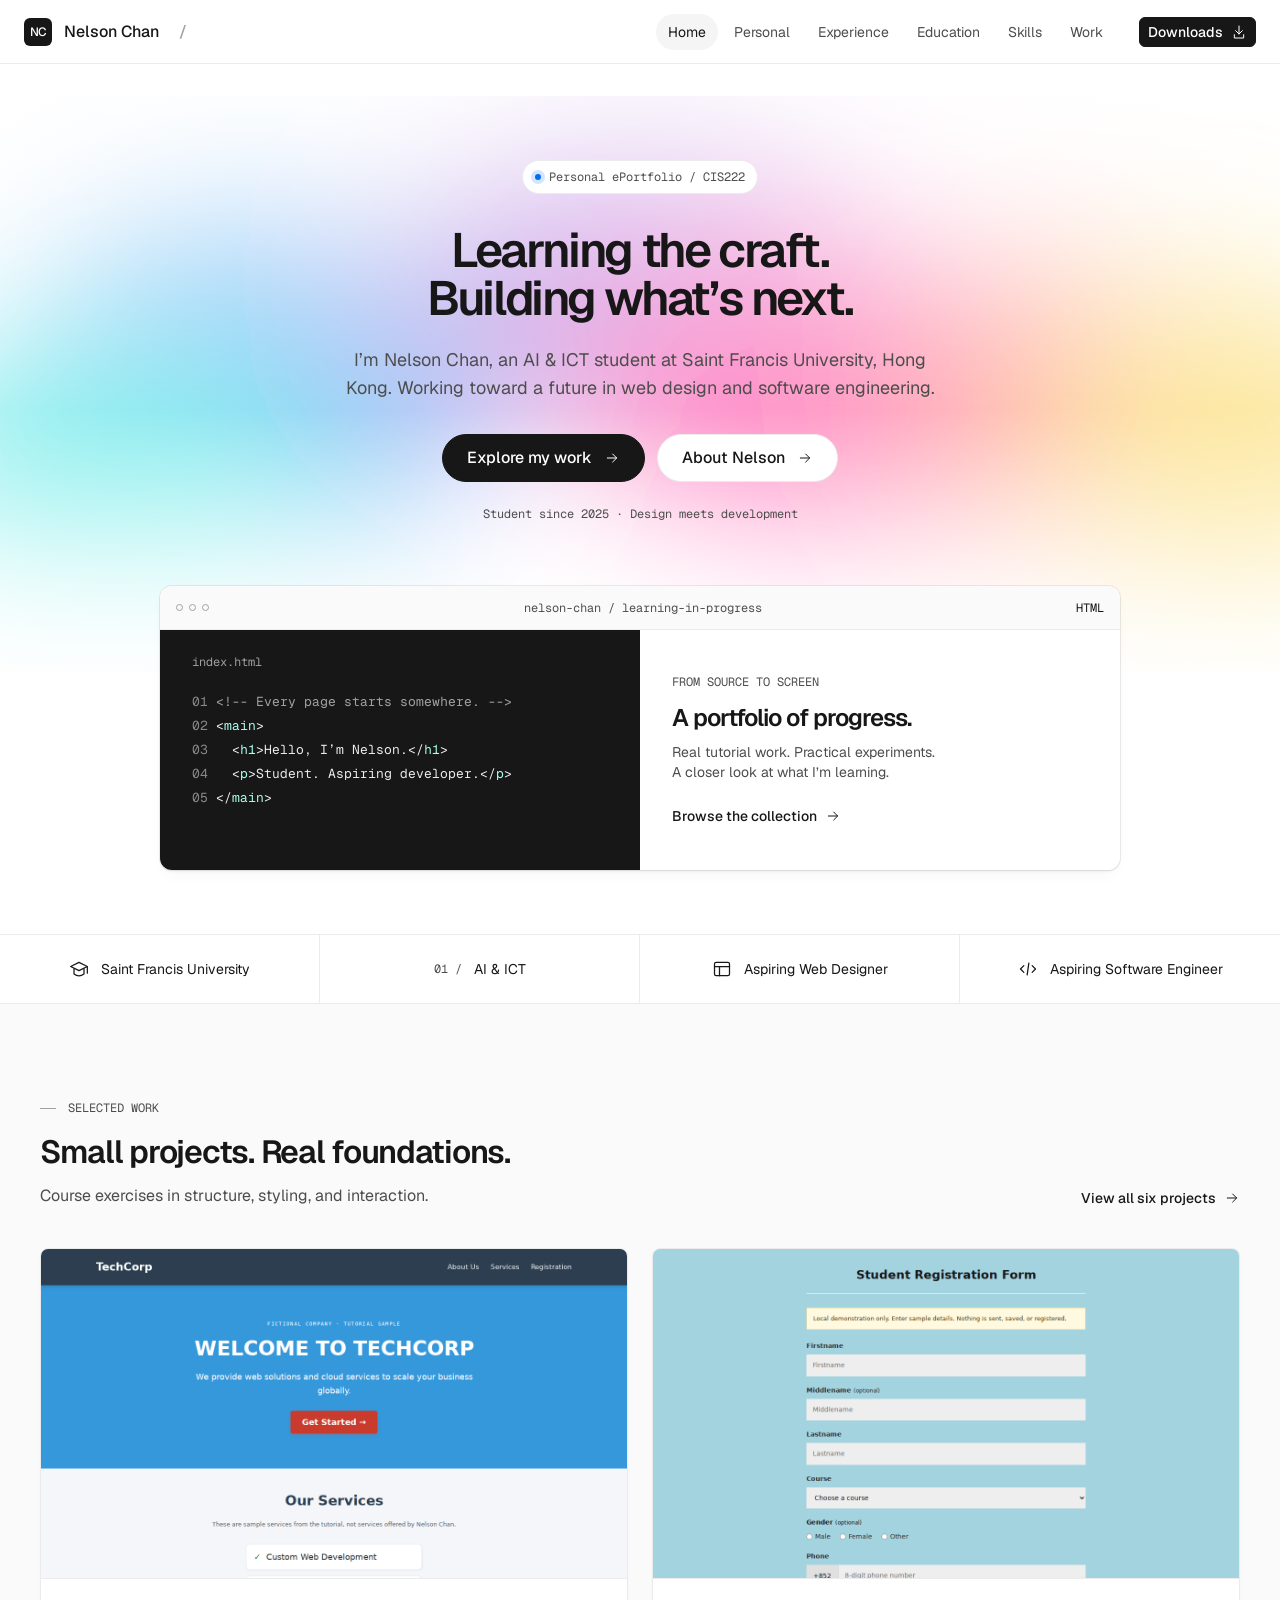
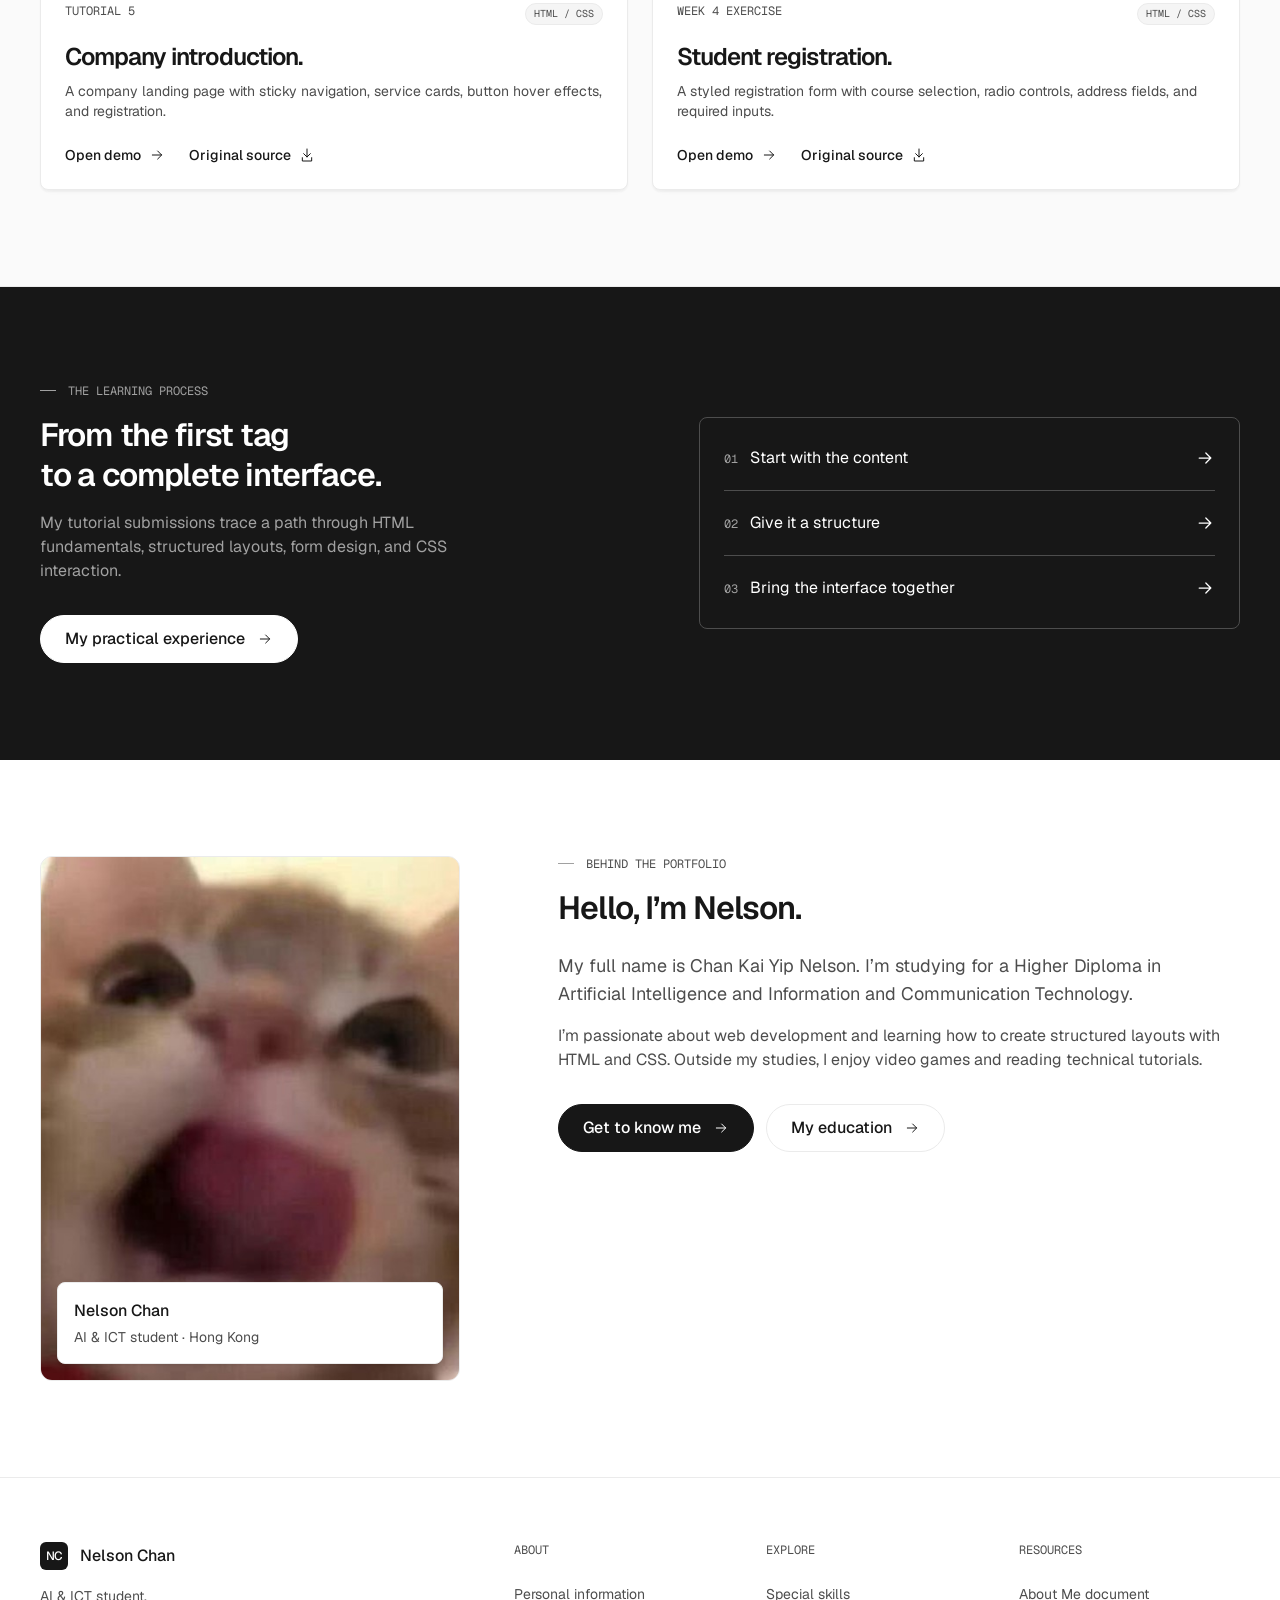
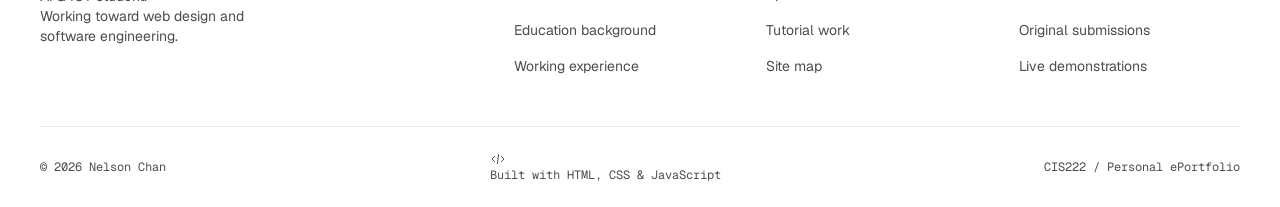
<file: index.html>
<!doctype html>
<html lang="en" class="no-js"><head><meta charset="utf-8"><meta name="viewport" content="width=device-width, initial-scale=1"><title>Personal ePortfolio — Nelson Chan</title><meta name="description" content="Nelson Chan’s personal ePortfolio: AI &amp; ICT studies, web design coursework, live demos, and original submissions."><meta name="theme-color" content="#ffffff"><link rel="icon" href="images/favicon.svg" type="image/svg+xml"><link rel="preload" href="fonts/geist-regular.ttf" as="font" type="font/ttf" crossorigin><link rel="preload" href="fonts/geist-semibold.ttf" as="font" type="font/ttf" crossorigin><link rel="stylesheet" href="css/style.css"><script src="js/main.js" defer></script></head><body><a class="skip" href="#main">Skip to content</a><header class="site-header" id="page-top" tabindex="-1"><div class="wide nav-inner"><a class="brand" href="index.html" aria-label="Nelson Chan, home"><span class="brand-mark">NC</span>Nelson Chan<span class="brand-divider" aria-hidden="true">/</span></a><nav class="site-nav" id="site-nav" aria-label="Main navigation"><a href="index.html" aria-current="page">Home</a><a href="personal.html">Personal</a><a href="experience.html">Experience</a><a href="education.html">Education</a><a href="skills.html">Skills</a><a href="work.html">Work</a></nav><div class="nav-end"><a class="nav-cta" href="work.html#downloads"><span>Downloads</span><svg class="icon-sm" width="20" height="20" viewBox="0 0 24 24" fill="none" stroke="currentColor" stroke-width="1.5" stroke-linecap="round" stroke-linejoin="round" aria-hidden="true"><path d="M12 3v12m-5-5 5 5 5-5M5 16v5h14v-5"/></svg></a></div><button class="menu-toggle" id="menu-toggle" type="button" aria-expanded="false" aria-controls="site-nav" aria-label="Open navigation"><svg class="icon" width="20" height="20" viewBox="0 0 24 24" fill="none" stroke="currentColor" stroke-width="1.5" stroke-linecap="round" stroke-linejoin="round" aria-hidden="true"><path d="M4 7h16M4 12h16M4 17h16"/></svg><span class="screen-reader-only">Menu</span></button></div></header><main id="main"><section class="home-hero"><div class="mesh" aria-hidden="true"><svg viewBox="0 0 1440 720" preserveAspectRatio="xMidYMid slice" xmlns="http://www.w3.org/2000/svg"><defs><filter id="mesh-blur"><feGaussianBlur stdDeviation="80"/></filter></defs><g filter="url(#mesh-blur)"><ellipse cx="340" cy="320" rx="250" ry="180" fill="#007cf0"/><ellipse cx="180" cy="400" rx="220" ry="120" fill="#00dfd8"/><ellipse cx="720" cy="220" rx="250" ry="140" fill="#7928ca"/><ellipse cx="900" cy="330" rx="240" ry="160" fill="#ff0080"/><ellipse cx="1140" cy="340" rx="160" ry="160" fill="#ff4d4d"/><ellipse cx="1320" cy="380" rx="180" ry="180" fill="#f9cb28"/></g></svg></div><div class="hero-content"><span class="badge"><span class="status-dot" aria-hidden="true"></span>Personal ePortfolio / CIS222</span><h1>Learning the craft.<br>Building what’s next.</h1><p class="lead">I’m Nelson Chan, an AI &amp; ICT student at Saint Francis University, Hong Kong. Working toward a future in web design and software engineering.</p><div class="actions"><a class="button" href="work.html" >Explore my work<svg class="icon-sm" width="20" height="20" viewBox="0 0 24 24" fill="none" stroke="currentColor" stroke-width="1.5" stroke-linecap="round" stroke-linejoin="round" aria-hidden="true"><path d="M5 12h14m-6-6 6 6-6 6"/></svg></a><a class="button secondary" href="personal.html" >About Nelson<svg class="icon-sm" width="20" height="20" viewBox="0 0 24 24" fill="none" stroke="currentColor" stroke-width="1.5" stroke-linecap="round" stroke-linejoin="round" aria-hidden="true"><path d="M5 12h14m-6-6 6 6-6 6"/></svg></a></div><p class="hero-footnote">Student since 2025 · Design meets development</p></div><div class="container"><div class="hero-preview reveal"><div class="window-bar"><div class="window-dots" aria-hidden="true"><i></i><i></i><i></i></div><span class="path">nelson-chan / learning-in-progress</span><span class="mono">HTML</span></div><div class="preview-content"><div class="code-pane"><div class="code-title">index.html</div><code class="code-lines"><span class="code-line"><span class="code-n">01</span><span class="comment">&lt;!-- Every page starts somewhere. --&gt;</span></span><span class="code-line"><span class="code-n">02</span>&lt;<span class="blue">main</span>&gt;</span><span class="code-line"><span class="code-n">03</span>  &lt;<span class="blue">h1</span>&gt;Hello, I’m Nelson.&lt;/<span class="blue">h1</span>&gt;</span><span class="code-line"><span class="code-n">04</span>  &lt;<span class="blue">p</span>&gt;Student. Aspiring developer.&lt;/<span class="blue">p</span>&gt;</span><span class="code-line"><span class="code-n">05</span>&lt;/<span class="blue">main</span>&gt;</span></code></div><div class="preview-result"><span class="label">From source to screen</span><h3>A portfolio of progress.</h3><p>Real tutorial work. Practical experiments.<br>A closer look at what I’m learning.</p><a class="text-link" href="work.html" >Browse the collection<svg class="icon-sm" width="20" height="20" viewBox="0 0 24 24" fill="none" stroke="currentColor" stroke-width="1.5" stroke-linecap="round" stroke-linejoin="round" aria-hidden="true"><path d="M5 12h14m-6-6 6 6-6 6"/></svg></a></div></div></div></div></section><div class="stack-strip"><div class="stack-item"><svg class="icon" width="20" height="20" viewBox="0 0 24 24" fill="none" stroke="currentColor" stroke-width="1.5" stroke-linecap="round" stroke-linejoin="round" aria-hidden="true"><path d="m2 9 10-5 10 5-10 5L2 9Zm4 3v6c4 3 8 3 12 0v-6m4-3v8"/></svg><span>Saint Francis University</span></div><div class="stack-item"><span class="mono">01 /</span>AI &amp; ICT</div><div class="stack-item"><svg class="icon" width="20" height="20" viewBox="0 0 24 24" fill="none" stroke="currentColor" stroke-width="1.5" stroke-linecap="round" stroke-linejoin="round" aria-hidden="true"><rect x="3" y="4" width="18" height="16" rx="2"/><path d="M3 9h18M9 9v11"/></svg><span>Aspiring Web Designer</span></div><div class="stack-item"><svg class="icon" width="20" height="20" viewBox="0 0 24 24" fill="none" stroke="currentColor" stroke-width="1.5" stroke-linecap="round" stroke-linejoin="round" aria-hidden="true"><path d="m7 8-4 4 4 4m10-8 4 4-4 4m-4-11-2 14"/></svg><span>Aspiring Software Engineer</span></div></div><section class="band"><div class="container"><div class="section-heading reveal"><div><span class="eyebrow">Selected work</span><h2>Small projects. Real foundations.</h2><p>Course exercises in structure, styling, and interaction.</p></div><a class="text-link" href="work.html" >View all six projects<svg class="icon-sm" width="20" height="20" viewBox="0 0 24 24" fill="none" stroke="currentColor" stroke-width="1.5" stroke-linecap="round" stroke-linejoin="round" aria-hidden="true"><path d="M5 12h14m-6-6 6 6-6 6"/></svg></a></div><div class="project-grid"><article class="project-card reveal" data-project-card data-category="layouts" data-detail="TechCorp is a fictional company in the tutorial exercise. The adapted demo keeps the original layout and content, removes external icon/font dependencies, repairs the contact anchor, and handles registration locally. This is academic work, not employment." id="project-techcorp"><a class="project-cover" href="demos/techcorp/index.html" aria-label="Open company introduction demo"><img src="images/work/techcorp.png" alt="Rendered preview of the adapted company introduction tutorial" width="1280" height="720" loading="lazy"></a><div class="project-body"><div class="project-meta"><span class="label">Tutorial 5</span><span class="tag">HTML / CSS</span></div><h3>Company introduction.</h3><p data-description>A company landing page with sticky navigation, service cards, button hover effects, and registration.</p><div class="project-links"><a class="text-link" href="demos/techcorp/index.html" data-demo-link>Open demo<svg class="icon-sm" width="20" height="20" viewBox="0 0 24 24" fill="none" stroke="currentColor" stroke-width="1.5" stroke-linecap="round" stroke-linejoin="round" aria-hidden="true"><path d="M5 12h14m-6-6 6 6-6 6"/></svg></a><a class="text-link" href="downloads/techcorp-original.zip" download data-source-link>Original source<svg class="icon-sm" width="20" height="20" viewBox="0 0 24 24" fill="none" stroke="currentColor" stroke-width="1.5" stroke-linecap="round" stroke-linejoin="round" aria-hidden="true"><path d="M12 3v12m-5-5 5 5 5-5M5 16v5h14v-5"/></svg></a></div></div></article><article class="project-card reveal" data-project-card data-category="forms" data-detail="Based on the Week 4 HTML and external stylesheet. The adapted demo adds password confirmation and local feedback so it works on static hosting. It sends and stores no form data." id="project-registration"><a class="project-cover" href="demos/registration/index.html" aria-label="Open student registration demo"><img src="images/work/registration.png" alt="Rendered preview of the adapted student registration tutorial" width="1280" height="720" loading="lazy"></a><div class="project-body"><div class="project-meta"><span class="label">Week 4 exercise</span><span class="tag">HTML / CSS</span></div><h3>Student registration.</h3><p data-description>A styled registration form with course selection, radio controls, address fields, and required inputs.</p><div class="project-links"><a class="text-link" href="demos/registration/index.html" data-demo-link>Open demo<svg class="icon-sm" width="20" height="20" viewBox="0 0 24 24" fill="none" stroke="currentColor" stroke-width="1.5" stroke-linecap="round" stroke-linejoin="round" aria-hidden="true"><path d="M5 12h14m-6-6 6 6-6 6"/></svg></a><a class="text-link" href="downloads/registration-original.zip" download data-source-link>Original source<svg class="icon-sm" width="20" height="20" viewBox="0 0 24 24" fill="none" stroke="currentColor" stroke-width="1.5" stroke-linecap="round" stroke-linejoin="round" aria-hidden="true"><path d="M12 3v12m-5-5 5 5 5-5M5 16v5h14v-5"/></svg></a></div></div></article></div></div></section><section class="dark-band"><div class="container dark-inner"><div class="reveal"><span class="eyebrow">The learning process</span><h2>From the first tag<br>to a complete interface.</h2><p>My tutorial submissions trace a path through HTML fundamentals, structured layouts, form design, and CSS interaction.</p><div class="actions"><a class="button secondary" href="experience.html" >My practical experience<svg class="icon-sm" width="20" height="20" viewBox="0 0 24 24" fill="none" stroke="currentColor" stroke-width="1.5" stroke-linecap="round" stroke-linejoin="round" aria-hidden="true"><path d="M5 12h14m-6-6 6 6-6 6"/></svg></a></div></div><div class="dark-list reveal"><a href="demos/personal/index.html"><span><span class="mono">01</span>Start with the content</span><svg class="icon" width="20" height="20" viewBox="0 0 24 24" fill="none" stroke="currentColor" stroke-width="1.5" stroke-linecap="round" stroke-linejoin="round" aria-hidden="true"><path d="M5 12h14m-6-6 6 6-6 6"/></svg></a><a href="demos/layout/index.html"><span><span class="mono">02</span>Give it a structure</span><svg class="icon" width="20" height="20" viewBox="0 0 24 24" fill="none" stroke="currentColor" stroke-width="1.5" stroke-linecap="round" stroke-linejoin="round" aria-hidden="true"><path d="M5 12h14m-6-6 6 6-6 6"/></svg></a><a href="demos/techcorp/index.html"><span><span class="mono">03</span>Bring the interface together</span><svg class="icon" width="20" height="20" viewBox="0 0 24 24" fill="none" stroke="currentColor" stroke-width="1.5" stroke-linecap="round" stroke-linejoin="round" aria-hidden="true"><path d="M5 12h14m-6-6 6 6-6 6"/></svg></a></div></div></section><section class="band white"><div class="container two-col"><div class="reveal"><figure class="portrait"><div class="portrait-placeholder" data-portrait-placeholder><svg class="icon" width="20" height="20" viewBox="0 0 24 24" fill="none" stroke="currentColor" stroke-width="1.5" stroke-linecap="round" stroke-linejoin="round" aria-hidden="true"><circle cx="12" cy="8" r="4"/><path d="M4 21v-2a8 8 0 0 1 16 0v2"/></svg><span>Profile photo</span></div><img data-portrait src="images/profile.jpg" alt="Portrait of Nelson Chan" width="640" height="800" loading="eager" hidden><figcaption class="portrait-caption"><strong>Nelson Chan</strong><p>AI &amp; ICT student · Hong Kong</p></figcaption></figure></div><div class="prose reveal"><span class="eyebrow">Behind the portfolio</span><h2>Hello, I’m Nelson.</h2><p class="lead">My full name is Chan Kai Yip Nelson. I’m studying for a Higher Diploma in Artificial Intelligence and Information and Communication Technology.</p><p>I’m passionate about web development and learning how to create structured layouts with HTML and CSS. Outside my studies, I enjoy video games and reading technical tutorials.</p><div class="actions"><a class="button" href="personal.html" >Get to know me<svg class="icon-sm" width="20" height="20" viewBox="0 0 24 24" fill="none" stroke="currentColor" stroke-width="1.5" stroke-linecap="round" stroke-linejoin="round" aria-hidden="true"><path d="M5 12h14m-6-6 6 6-6 6"/></svg></a><a class="button secondary" href="education.html" >My education<svg class="icon-sm" width="20" height="20" viewBox="0 0 24 24" fill="none" stroke="currentColor" stroke-width="1.5" stroke-linecap="round" stroke-linejoin="round" aria-hidden="true"><path d="M5 12h14m-6-6 6 6-6 6"/></svg></a></div></div></div></section></main><footer class="site-footer"><div class="container"><div class="footer-grid"><div class="footer-about"><a class="brand" href="index.html"><span class="brand-mark">NC</span>Nelson Chan</a><p>AI &amp; ICT student.<br>Working toward web design and software engineering.</p></div><div class="footer-col"><span class="label">About</span><ul><li><a href="personal.html">Personal information</a></li><li><a href="education.html">Education background</a></li><li><a href="experience.html">Working experience</a></li></ul></div><div class="footer-col"><span class="label">Explore</span><ul><li><a href="skills.html">Special skills</a></li><li><a href="work.html">Tutorial work</a></li><li><a href="sitemap.html">Site map</a></li></ul></div><div class="footer-col"><span class="label">Resources</span><ul><li><a href="downloads/AboutMe.docx" download>About Me document</a></li><li><a href="work.html#downloads">Original submissions</a></li><li><a href="sitemap.html#demos">Live demonstrations</a></li></ul></div></div><div class="footer-bottom"><span>© 2026 Nelson Chan</span><span><svg class="icon-sm" width="20" height="20" viewBox="0 0 24 24" fill="none" stroke="currentColor" stroke-width="1.5" stroke-linecap="round" stroke-linejoin="round" aria-hidden="true"><path d="m7 8-4 4 4 4m10-8 4 4-4 4m-4-11-2 14"/></svg>Built with HTML, CSS &amp; JavaScript</span><span>CIS222 / Personal ePortfolio</span></div></div></footer><button class="back-top js-only" id="back-top" type="button" aria-label="Back to top" hidden><svg class="icon" width="20" height="20" viewBox="0 0 24 24" fill="none" stroke="currentColor" stroke-width="1.5" stroke-linecap="round" stroke-linejoin="round" aria-hidden="true"><path d="M12 19V5m-6 6 6-6 6 6"/></svg></button></body></html>
</file>
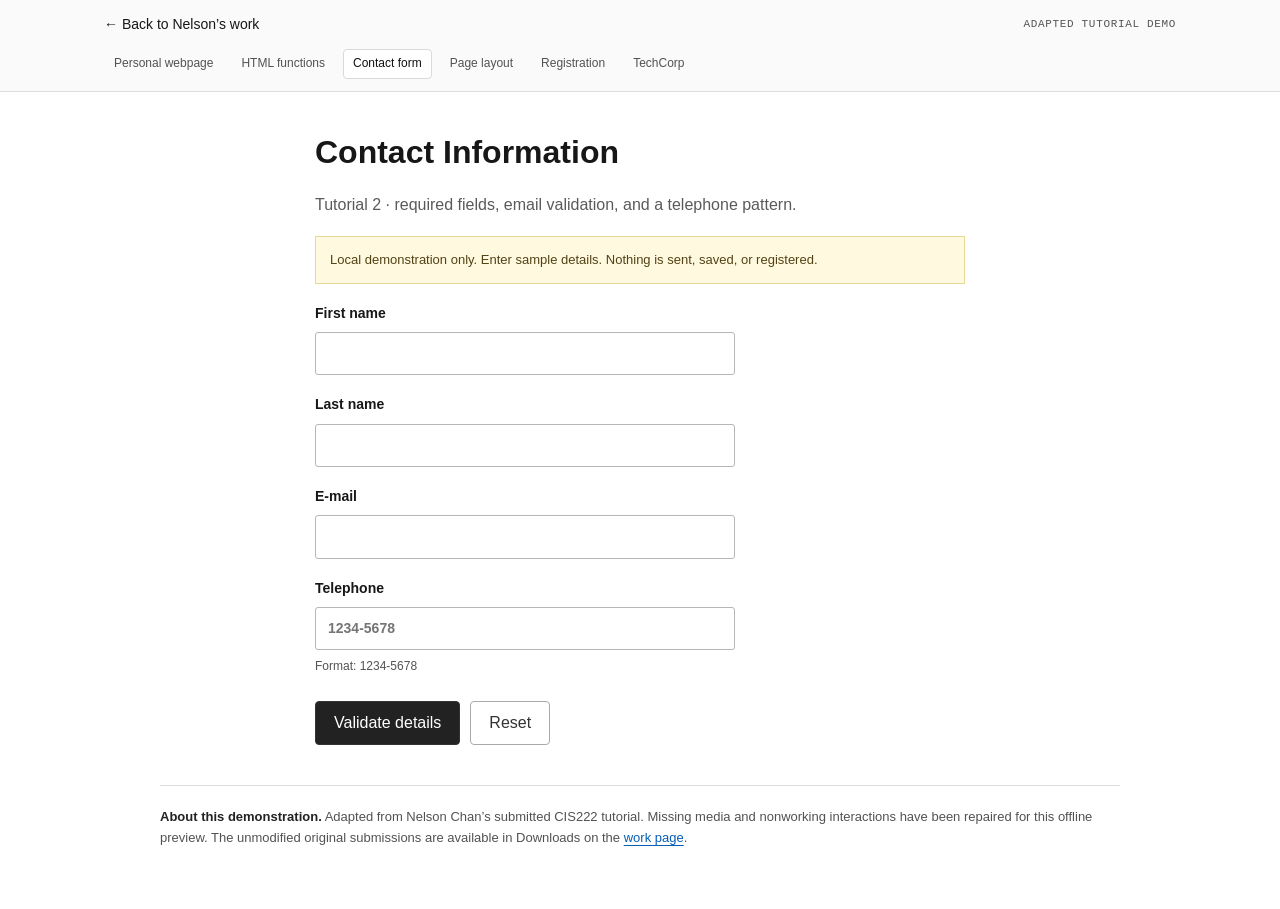
<file: demos/contact/index.html>
<!DOCTYPE html>
<html lang="en"><head><meta charset="utf-8"><meta name="viewport" content="width=device-width,initial-scale=1"><meta name="description" content="Adapted CIS222 tutorial demonstration by Nelson Chan."><title>Contact information form · Nelson Chan tutorial</title><link rel="stylesheet" href="../demos.css"><script src="../demos.js" defer></script></head>
<body class="demo-contact"><a class="skip-link" href="#demo-content">Skip to demo</a><div class="demo-toolbar"><div class="demo-toolbar-inner"><a class="back-link" href="../../work.html">← Back to Nelson’s work</a><span class="demo-tag">Adapted tutorial demo</span></div><nav class="demo-nav" aria-label="Tutorial demos"><a href="../personal/index.html">Personal webpage</a><a href="../functions/index.html">HTML functions</a><a href="../contact/index.html" aria-current="page">Contact form</a><a href="../layout/index.html">Page layout</a><a href="../registration/index.html">Registration</a><a href="../techcorp/index.html">TechCorp</a></nav></div>
<main id="demo-content" class="contact-page demo-wrap"><h1>Contact Information</h1><p class="demo-intro">Tutorial 2 · required fields, email validation, and a telephone pattern.</p><p class="form-notice">Local demonstration only. Enter sample details. Nothing is sent, saved, or registered.</p><form data-demo-form><div class="contact-fields"><label for="first-name">First name<input id="first-name" name="firstname" autocomplete="given-name" required></label><label for="last-name">Last name<input id="last-name" name="lastname" autocomplete="family-name" required></label><label for="contact-email">E-mail<input id="contact-email" type="email" name="email" autocomplete="email" required></label><label for="contact-phone">Telephone<input id="contact-phone" type="tel" name="phone" pattern="[0-9]{4}-[0-9]{4}" placeholder="1234-5678" aria-describedby="phone-format" required></label><small id="phone-format">Format: 1234-5678</small></div><div class="form-actions"><button type="button" data-demo-submit>Validate details</button><button type="reset" class="secondary-button">Reset</button></div><p class="form-result" role="status" aria-live="polite" hidden></p><noscript><p>JavaScript is required for this local validation demo. This form does not send data.</p></noscript></form></main>
<footer class="demo-note"><strong>About this demonstration.</strong> Adapted from Nelson Chan’s submitted CIS222 tutorial. Missing media and nonworking interactions have been repaired for this offline preview. The unmodified original submissions are available in Downloads on the <a href="../../work.html#downloads">work page</a>.</footer></body></html>
</file>
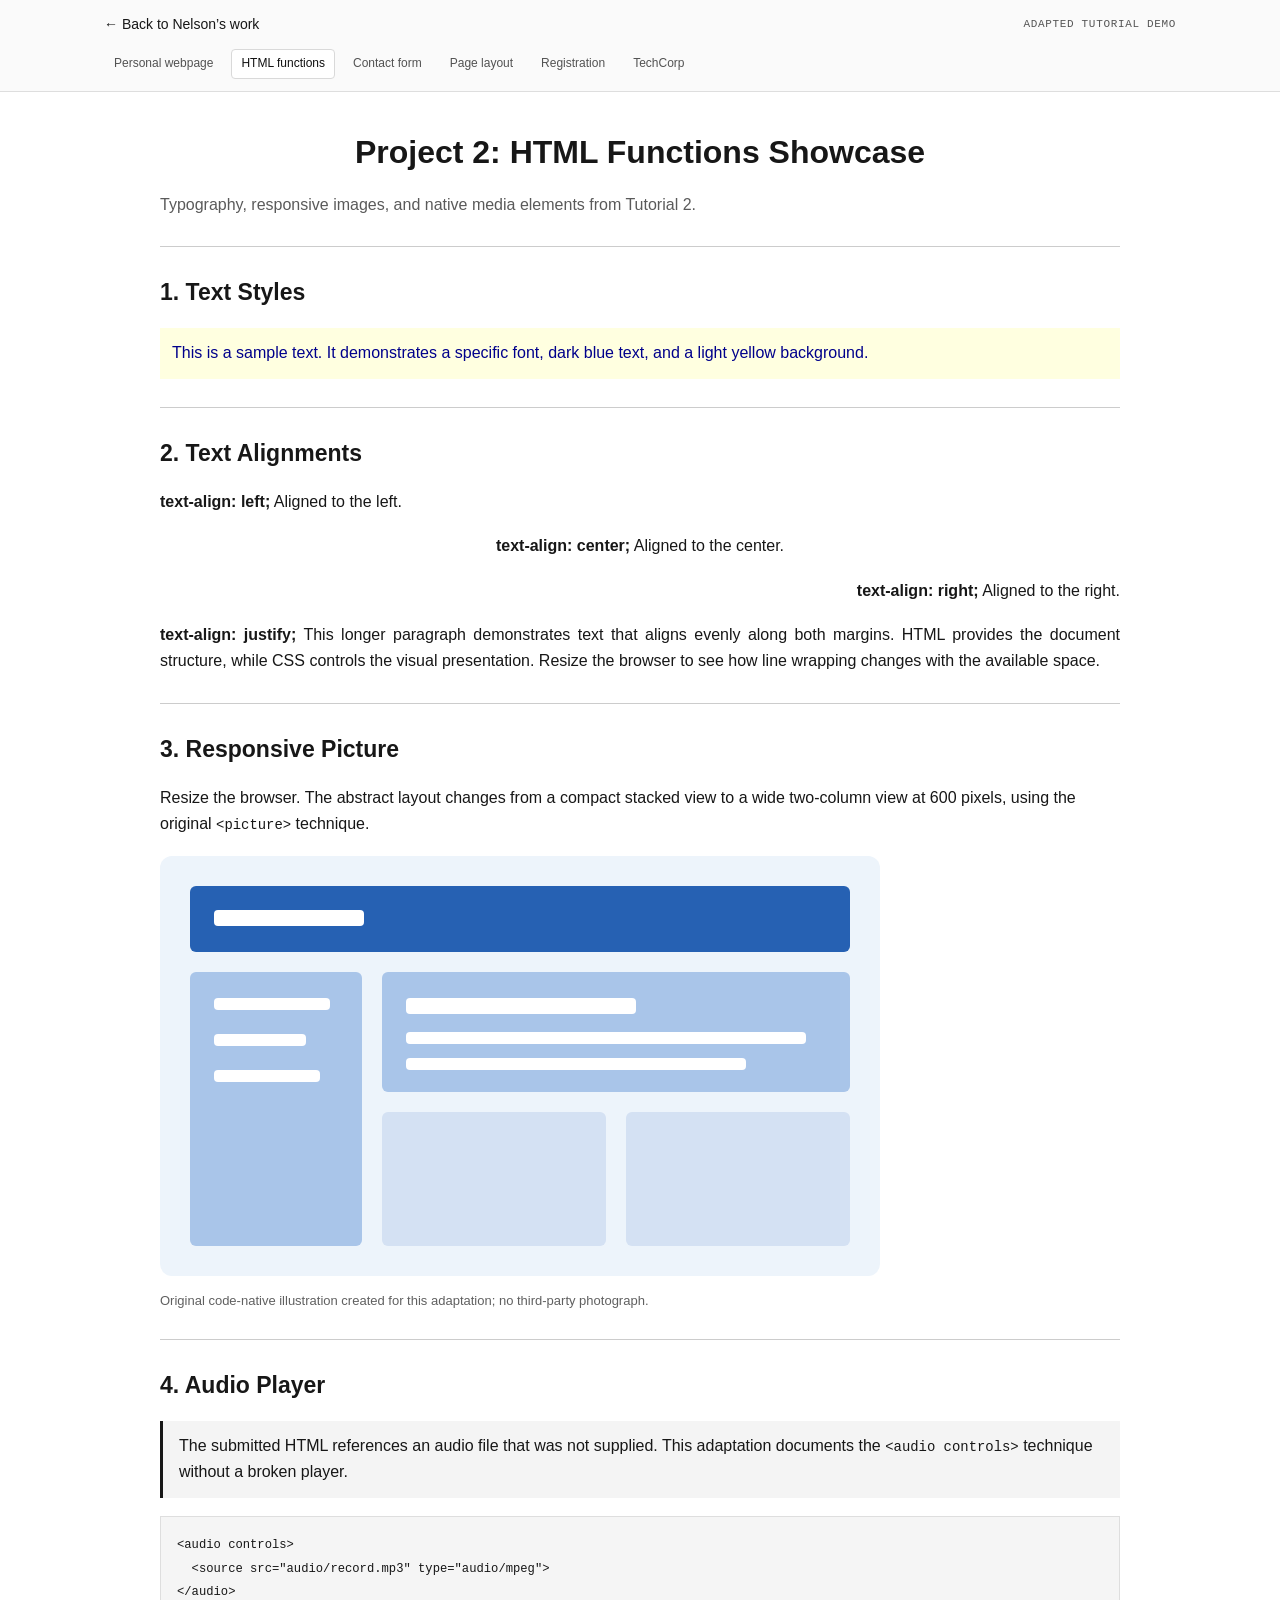
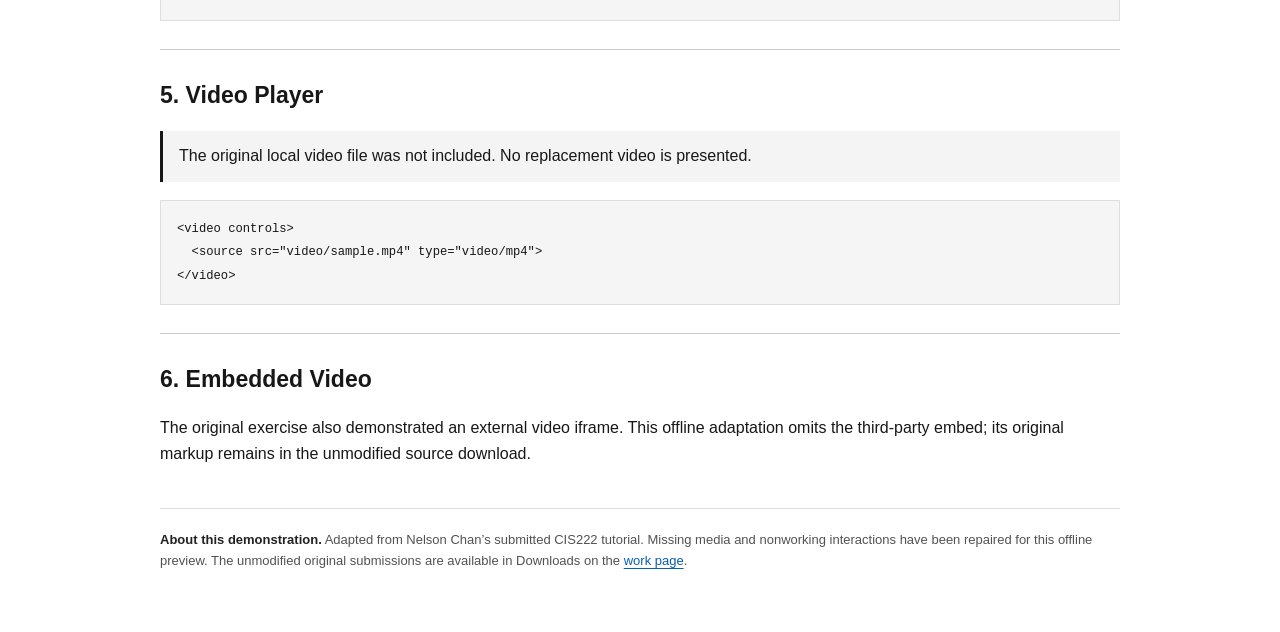
<file: demos/functions/index.html>
<!DOCTYPE html>
<html lang="en"><head><meta charset="utf-8"><meta name="viewport" content="width=device-width,initial-scale=1"><meta name="description" content="Adapted CIS222 tutorial demonstration by Nelson Chan."><title>HTML functions showcase · Nelson Chan tutorial</title><link rel="stylesheet" href="../demos.css"><script src="../demos.js" defer></script></head>
<body class="demo-functions"><a class="skip-link" href="#demo-content">Skip to demo</a><div class="demo-toolbar"><div class="demo-toolbar-inner"><a class="back-link" href="../../work.html">← Back to Nelson’s work</a><span class="demo-tag">Adapted tutorial demo</span></div><nav class="demo-nav" aria-label="Tutorial demos"><a href="../personal/index.html">Personal webpage</a><a href="../functions/index.html" aria-current="page">HTML functions</a><a href="../contact/index.html">Contact form</a><a href="../layout/index.html">Page layout</a><a href="../registration/index.html">Registration</a><a href="../techcorp/index.html">TechCorp</a></nav></div>
<main id="demo-content" class="functions-page demo-wrap"><h1>Project 2: HTML Functions Showcase</h1><p class="demo-intro">Typography, responsive images, and native media elements from Tutorial 2.</p><hr>
<section><h2>1. Text Styles</h2><p class="styled-text">This is a sample text. It demonstrates a specific font, dark blue text, and a light yellow background.</p></section><hr>
<section><h2>2. Text Alignments</h2><p class="align-left"><strong>text-align: left;</strong> Aligned to the left.</p><p class="align-center"><strong>text-align: center;</strong> Aligned to the center.</p><p class="align-right"><strong>text-align: right;</strong> Aligned to the right.</p><p class="align-justify"><strong>text-align: justify;</strong> This longer paragraph demonstrates text that aligns evenly along both margins. HTML provides the document structure, while CSS controls the visual presentation. Resize the browser to see how line wrapping changes with the available space.</p></section><hr>
<section><h2>3. Responsive Picture</h2><p>Resize the browser. The abstract layout changes from a compact stacked view to a wide two-column view at 600 pixels, using the original <code>&lt;picture&gt;</code> technique.</p><picture><source srcset="layout-wide.svg" media="(min-width:600px)"><img class="responsive-picture" src="layout-compact.svg" width="720" height="420" alt="Abstract webpage layout with a blue header, navigation, and content blocks."></picture><p class="media-caption">Original code-native illustration created for this adaptation; no third-party photograph.</p></section><hr>
<section><h2>4. Audio Player</h2><p class="missing-media">The submitted HTML references an audio file that was not supplied. This adaptation documents the <code>&lt;audio controls&gt;</code> technique without a broken player.</p><pre><code>&lt;audio controls&gt;
  &lt;source src="audio/record.mp3" type="audio/mpeg"&gt;
&lt;/audio&gt;</code></pre></section><hr>
<section><h2>5. Video Player</h2><p class="missing-media">The original local video file was not included. No replacement video is presented.</p><pre><code>&lt;video controls&gt;
  &lt;source src="video/sample.mp4" type="video/mp4"&gt;
&lt;/video&gt;</code></pre></section><hr>
<section><h2>6. Embedded Video</h2><p>The original exercise also demonstrated an external video iframe. This offline adaptation omits the third-party embed; its original markup remains in the unmodified source download.</p></section></main>
<footer class="demo-note"><strong>About this demonstration.</strong> Adapted from Nelson Chan’s submitted CIS222 tutorial. Missing media and nonworking interactions have been repaired for this offline preview. The unmodified original submissions are available in Downloads on the <a href="../../work.html#downloads">work page</a>.</footer></body></html>
</file>
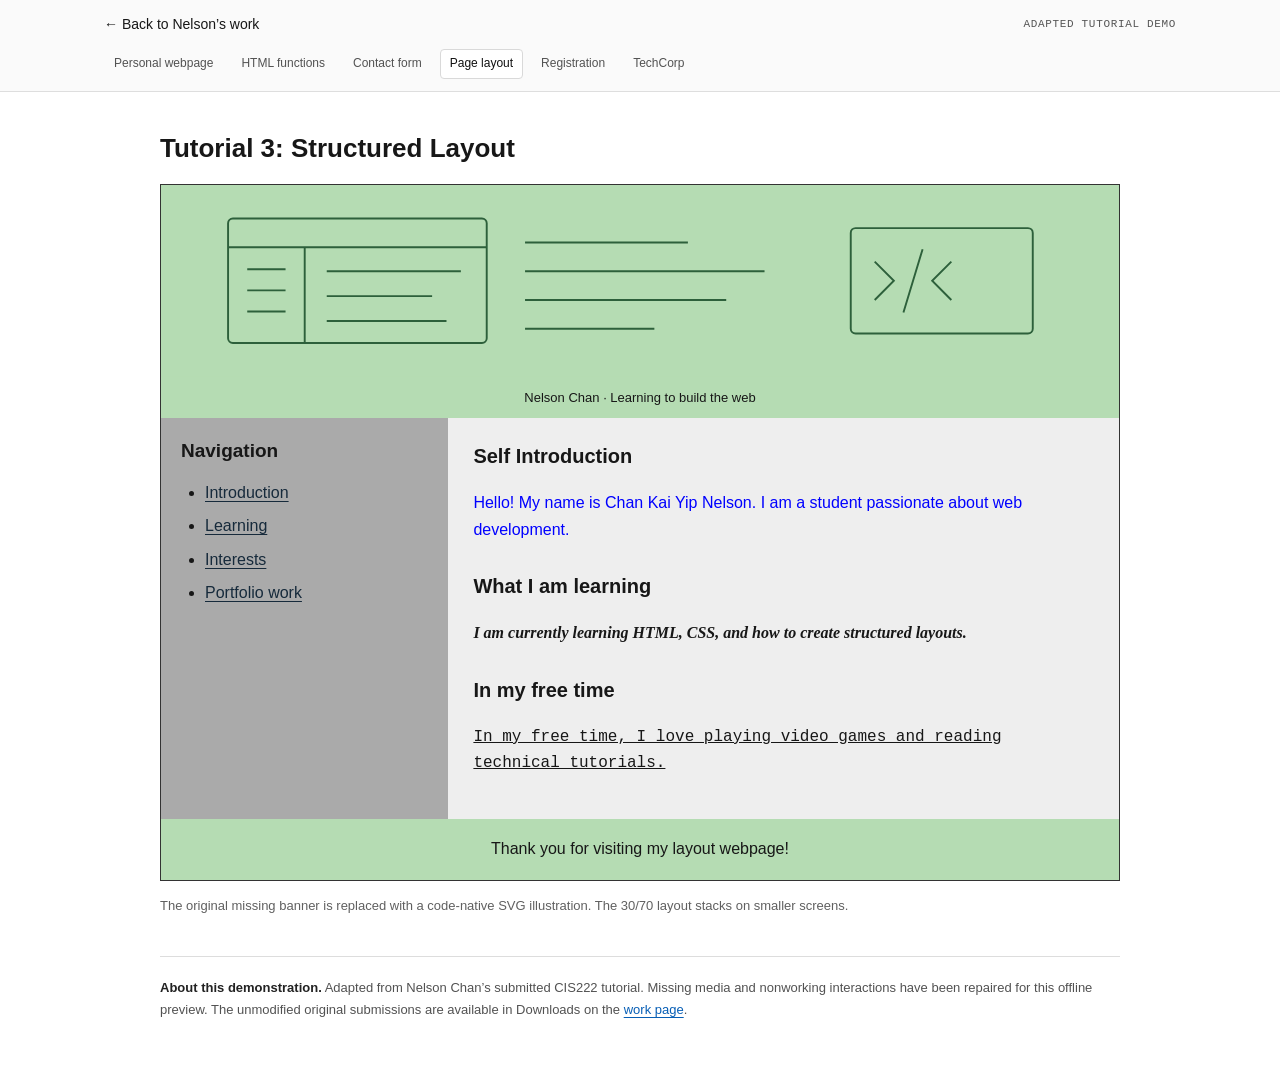
<file: demos/layout/index.html>
<!DOCTYPE html>
<html lang="en"><head><meta charset="utf-8"><meta name="viewport" content="width=device-width,initial-scale=1"><meta name="description" content="Adapted CIS222 tutorial demonstration by Nelson Chan."><title>Structured page layout · Nelson Chan tutorial</title><link rel="stylesheet" href="../demos.css"><script src="../demos.js" defer></script></head>
<body class="demo-layout"><a class="skip-link" href="#demo-content">Skip to demo</a><div class="demo-toolbar"><div class="demo-toolbar-inner"><a class="back-link" href="../../work.html">← Back to Nelson’s work</a><span class="demo-tag">Adapted tutorial demo</span></div><nav class="demo-nav" aria-label="Tutorial demos"><a href="../personal/index.html">Personal webpage</a><a href="../functions/index.html">HTML functions</a><a href="../contact/index.html">Contact form</a><a href="../layout/index.html" aria-current="page">Page layout</a><a href="../registration/index.html">Registration</a><a href="../techcorp/index.html">TechCorp</a></nav></div>
<main id="demo-content" class="layout-page demo-wrap"><h1 class="layout-title">Tutorial 3: Structured Layout</h1><div class="layout-container"><header class="layout-header"><svg viewBox="0 0 1000 200" role="img" aria-labelledby="banner-title" xmlns="http://www.w3.org/2000/svg"><title id="banner-title">Abstract green banner showing a structured webpage layout</title><rect width="1000" height="200" fill="#b5dcb3"/><g fill="none" stroke="#2d603b" stroke-width="2"><rect x="70" y="35" width="270" height="130" rx="5"/><path d="M70 65h270M150 65v100M90 88h40m-40 22h40m-40 22h40M173 90h140m-140 26h110m-110 26h125"/><path d="M380 60h170m-170 30h250m-250 30h210m-210 30h135"/><rect x="720" y="45" width="190" height="110" rx="5"/><path d="m745 80 20 20-20 20m80-40-20 20 20 20m-30-53-20 66"/></g></svg><p>Nelson Chan · Learning to build the web</p></header><div class="layout-content"><nav class="layout-sidebar" aria-label="Page sections"><h2>Navigation</h2><ul><li><a href="#introduction">Introduction</a></li><li><a href="#learning">Learning</a></li><li><a href="#interests">Interests</a></li><li><a href="../../work.html">Portfolio work</a></li></ul></nav><div class="layout-main"><section id="introduction"><h2>Self Introduction</h2><p class="layout-introduction">Hello! My name is Chan Kai Yip Nelson. I am a student passionate about web development.</p></section><section id="learning"><h2>What I am learning</h2><p class="layout-learning">I am currently learning HTML, CSS, and how to create structured layouts.</p></section><section id="interests"><h2>In my free time</h2><p class="layout-interests">In my free time, I love playing video games and reading technical tutorials.</p></section></div></div><footer class="layout-footer"><p>Thank you for visiting my layout webpage!</p></footer></div><p class="media-caption">The original missing banner is replaced with a code-native SVG illustration. The 30/70 layout stacks on smaller screens.</p></main>
<footer class="demo-note"><strong>About this demonstration.</strong> Adapted from Nelson Chan’s submitted CIS222 tutorial. Missing media and nonworking interactions have been repaired for this offline preview. The unmodified original submissions are available in Downloads on the <a href="../../work.html#downloads">work page</a>.</footer></body></html>
</file>
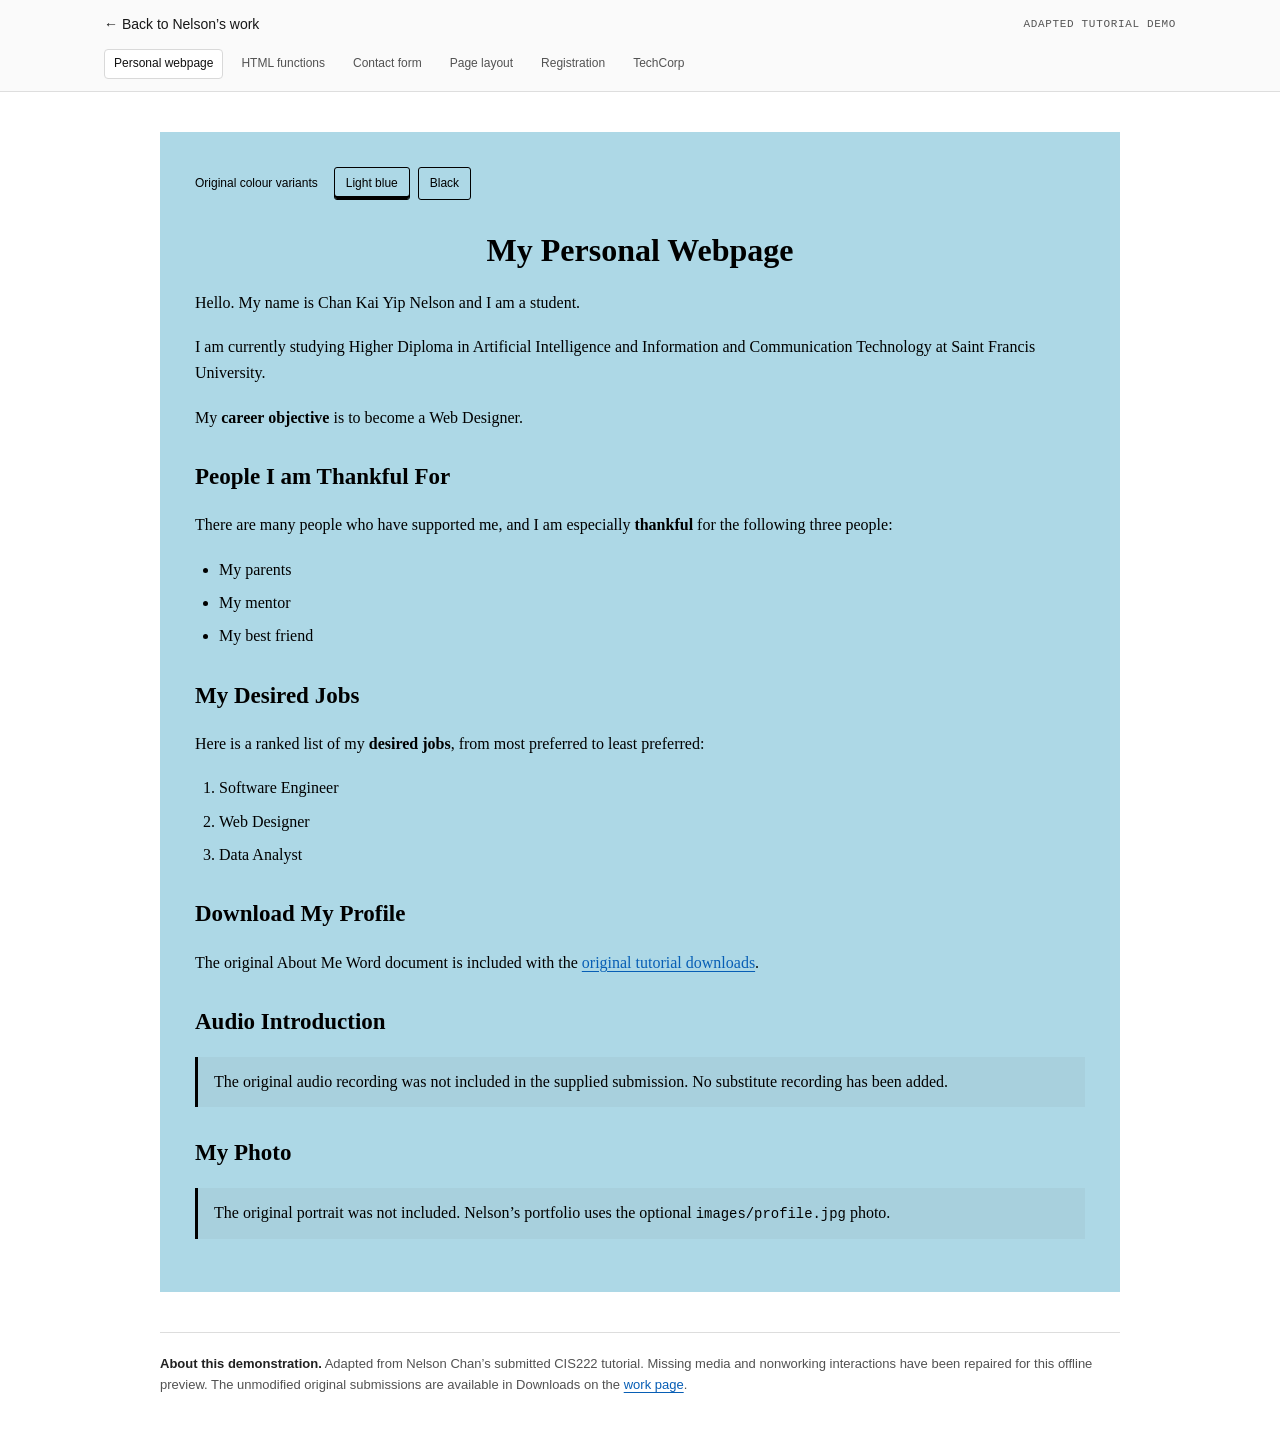
<file: demos/personal/index.html>
<!DOCTYPE html>
<html lang="en"><head><meta charset="utf-8"><meta name="viewport" content="width=device-width,initial-scale=1"><meta name="description" content="Adapted CIS222 tutorial demonstration by Nelson Chan."><title>My personal webpage · Nelson Chan tutorial</title><link rel="stylesheet" href="../demos.css"><script src="../demos.js" defer></script></head>
<body class="demo-personal"><a class="skip-link" href="#demo-content">Skip to demo</a><div class="demo-toolbar"><div class="demo-toolbar-inner"><a class="back-link" href="../../work.html">← Back to Nelson’s work</a><span class="demo-tag">Adapted tutorial demo</span></div><nav class="demo-nav" aria-label="Tutorial demos"><a href="../personal/index.html" aria-current="page">Personal webpage</a><a href="../functions/index.html">HTML functions</a><a href="../contact/index.html">Contact form</a><a href="../layout/index.html">Page layout</a><a href="../registration/index.html">Registration</a><a href="../techcorp/index.html">TechCorp</a></nav></div>
<main id="demo-content" class="personal-page demo-wrap" data-personal-theme="blue">
<div class="theme-controls" role="group" aria-label="Personal webpage colour theme"><span>Original colour variants</span><button class="theme-button" type="button" data-theme="blue" aria-pressed="true">Light blue</button><button class="theme-button" type="button" data-theme="black" aria-pressed="false">Black</button></div>
<h1>My Personal Webpage</h1><p>Hello. My name is Chan Kai Yip Nelson and I am a student.</p><p>I am currently studying Higher Diploma in Artificial Intelligence and Information and Communication Technology at Saint Francis University.</p><p>My <strong>career objective</strong> is to become a Web Designer.</p>
<h2>People I am Thankful For</h2><p>There are many people who have supported me, and I am especially <strong>thankful</strong> for the following three people:</p><ul><li>My parents</li><li>My mentor</li><li>My best friend</li></ul>
<h2>My Desired Jobs</h2><p>Here is a ranked list of my <strong>desired jobs</strong>, from most preferred to least preferred:</p><ol><li>Software Engineer</li><li>Web Designer</li><li>Data Analyst</li></ol>
<h2>Download My Profile</h2><p>The original About Me Word document is included with the <a href="../../work.html#downloads">original tutorial downloads</a>.</p>
<h2>Audio Introduction</h2><p class="missing-media">The original audio recording was not included in the supplied submission. No substitute recording has been added.</p>
<h2>My Photo</h2><p class="missing-media">The original portrait was not included. Nelson’s portfolio uses the optional <code>images/profile.jpg</code> photo.</p>
</main>
<footer class="demo-note"><strong>About this demonstration.</strong> Adapted from Nelson Chan’s submitted CIS222 tutorial. Missing media and nonworking interactions have been repaired for this offline preview. The unmodified original submissions are available in Downloads on the <a href="../../work.html#downloads">work page</a>.</footer></body></html>
</file>
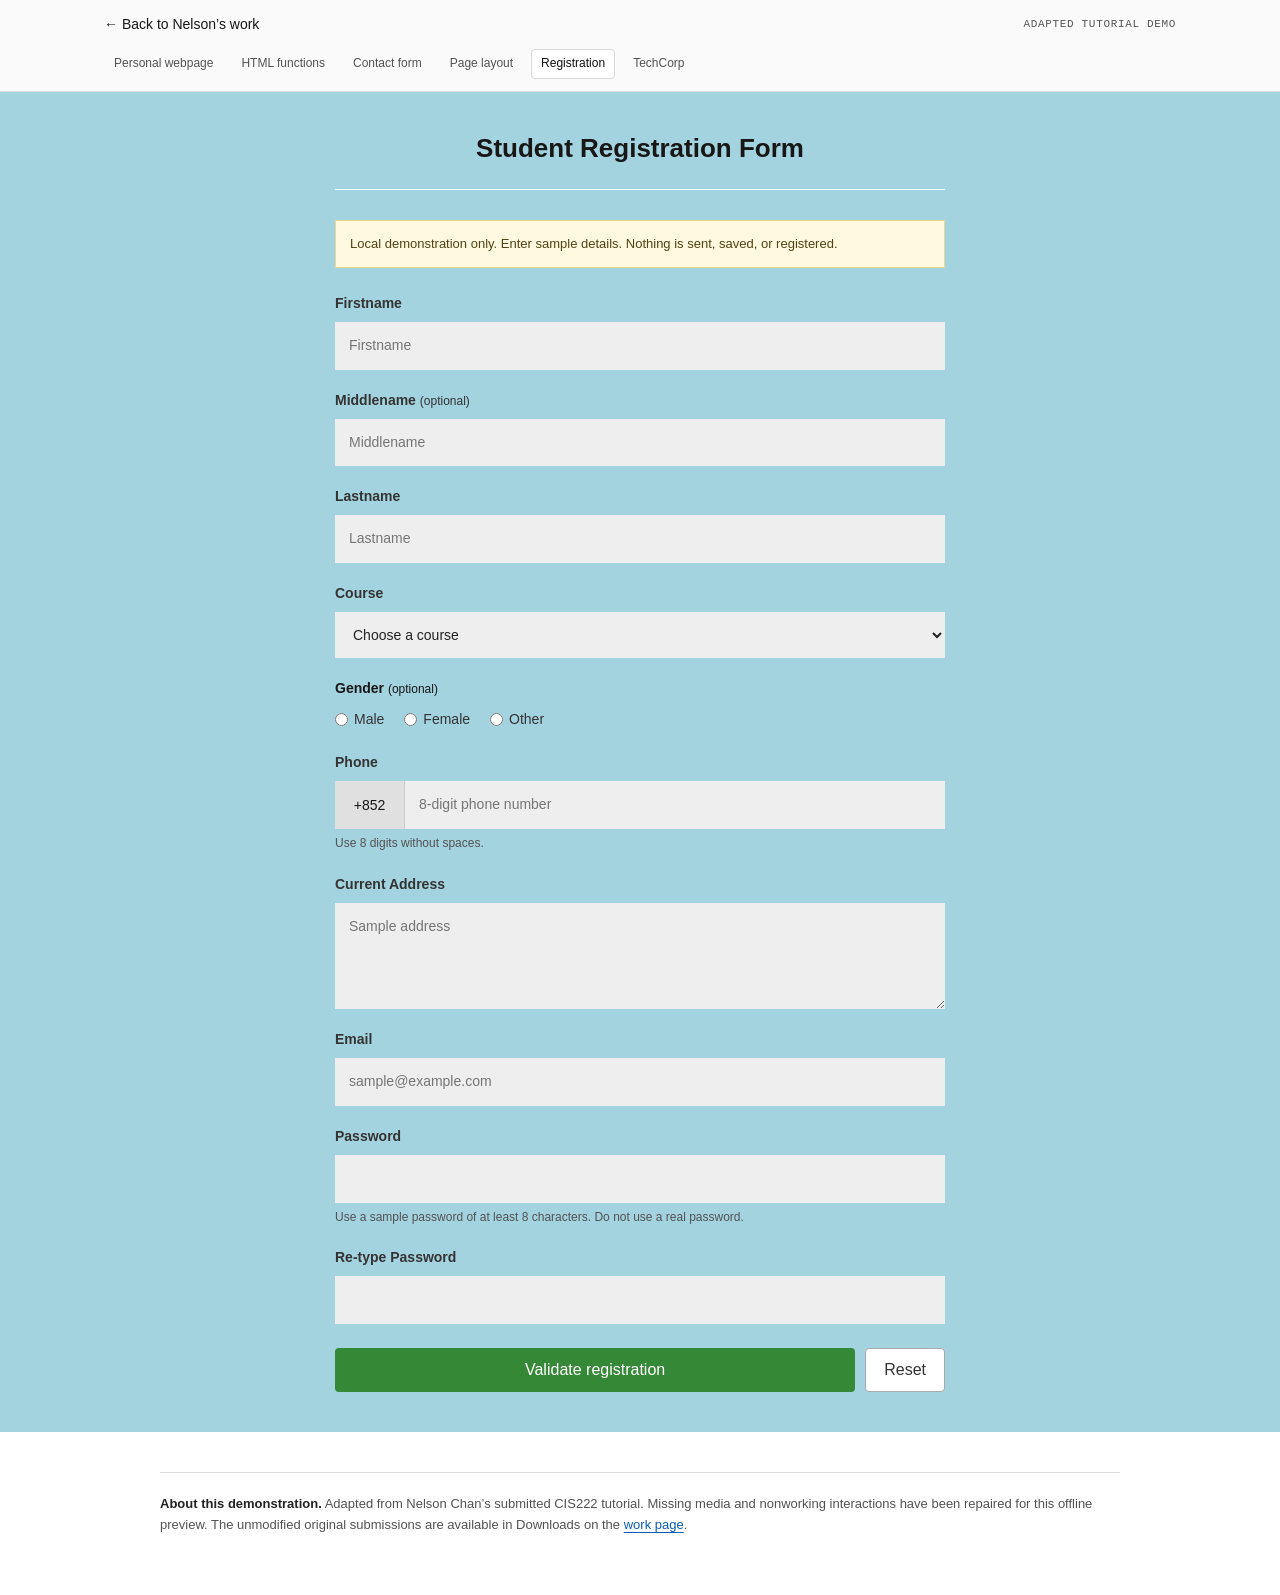
<file: demos/registration/index.html>
<!DOCTYPE html>
<html lang="en"><head><meta charset="utf-8"><meta name="viewport" content="width=device-width,initial-scale=1"><meta name="description" content="Adapted CIS222 tutorial demonstration by Nelson Chan."><title>Student registration form · Nelson Chan tutorial</title><link rel="stylesheet" href="../demos.css"><script src="../demos.js" defer></script></head>
<body class="demo-registration"><a class="skip-link" href="#demo-content">Skip to demo</a><div class="demo-toolbar"><div class="demo-toolbar-inner"><a class="back-link" href="../../work.html">← Back to Nelson’s work</a><span class="demo-tag">Adapted tutorial demo</span></div><nav class="demo-nav" aria-label="Tutorial demos"><a href="../personal/index.html">Personal webpage</a><a href="../functions/index.html">HTML functions</a><a href="../contact/index.html">Contact form</a><a href="../layout/index.html">Page layout</a><a href="../registration/index.html" aria-current="page">Registration</a><a href="../techcorp/index.html">TechCorp</a></nav></div>
<main id="demo-content" class="student-page"><div class="student-form-container"><h1>Student Registration Form</h1><p class="form-notice">Local demonstration only. Enter sample details. Nothing is sent, saved, or registered.</p><form data-demo-form data-password-form><div class="form-group"><label for="firstname">Firstname</label><input id="firstname" name="firstname" autocomplete="given-name" placeholder="Firstname" required></div><div class="form-group"><label for="middlename">Middlename <span class="optional">(optional)</span></label><input id="middlename" name="middlename" autocomplete="additional-name" placeholder="Middlename"></div><div class="form-group"><label for="lastname">Lastname</label><input id="lastname" name="lastname" autocomplete="family-name" placeholder="Lastname" required></div><div class="form-group"><label for="course">Course</label><select id="course" name="course" required><option value="">Choose a course</option><option value="CIS222">CIS222 Web Design</option></select></div><fieldset class="gender-group"><legend>Gender <span class="optional">(optional)</span></legend><label><input type="radio" name="gender" value="Male"> Male</label><label><input type="radio" name="gender" value="Female"> Female</label><label><input type="radio" name="gender" value="Other"> Other</label></fieldset><div class="form-group"><label for="student-phone">Phone</label><div class="phone-input"><span class="country-code" aria-label="Hong Kong country code">+852</span><input type="tel" id="student-phone" name="phone" pattern="[0-9]{8}" inputmode="numeric" autocomplete="tel-national" placeholder="8-digit phone number" aria-describedby="student-phone-format" required></div><small id="student-phone-format">Use 8 digits without spaces.</small></div><div class="form-group"><label for="address">Current Address</label><textarea id="address" name="address" rows="4" autocomplete="street-address" placeholder="Sample address" required></textarea></div><div class="form-group"><label for="student-email">Email</label><input type="email" id="student-email" name="email" autocomplete="email" placeholder="sample@example.com" required></div><div class="form-group"><label for="student-password">Password</label><input type="password" id="student-password" name="password" autocomplete="new-password" minlength="8" aria-describedby="password-hint" required><small id="password-hint">Use a sample password of at least 8 characters. Do not use a real password.</small></div><div class="form-group"><label for="student-confirm">Re-type Password</label><input type="password" id="student-confirm" name="confirm" autocomplete="new-password" minlength="8" required></div><div class="form-actions"><button type="button" data-demo-submit class="student-submit">Validate registration</button><button type="reset" class="secondary-button">Reset</button></div><p class="form-result" role="status" aria-live="polite" hidden></p><noscript><p>JavaScript is required for this local validation demo. This form does not send data.</p></noscript></form></div></main>
<footer class="demo-note"><strong>About this demonstration.</strong> Adapted from Nelson Chan’s submitted CIS222 tutorial. Missing media and nonworking interactions have been repaired for this offline preview. The unmodified original submissions are available in Downloads on the <a href="../../work.html#downloads">work page</a>.</footer></body></html>
</file>
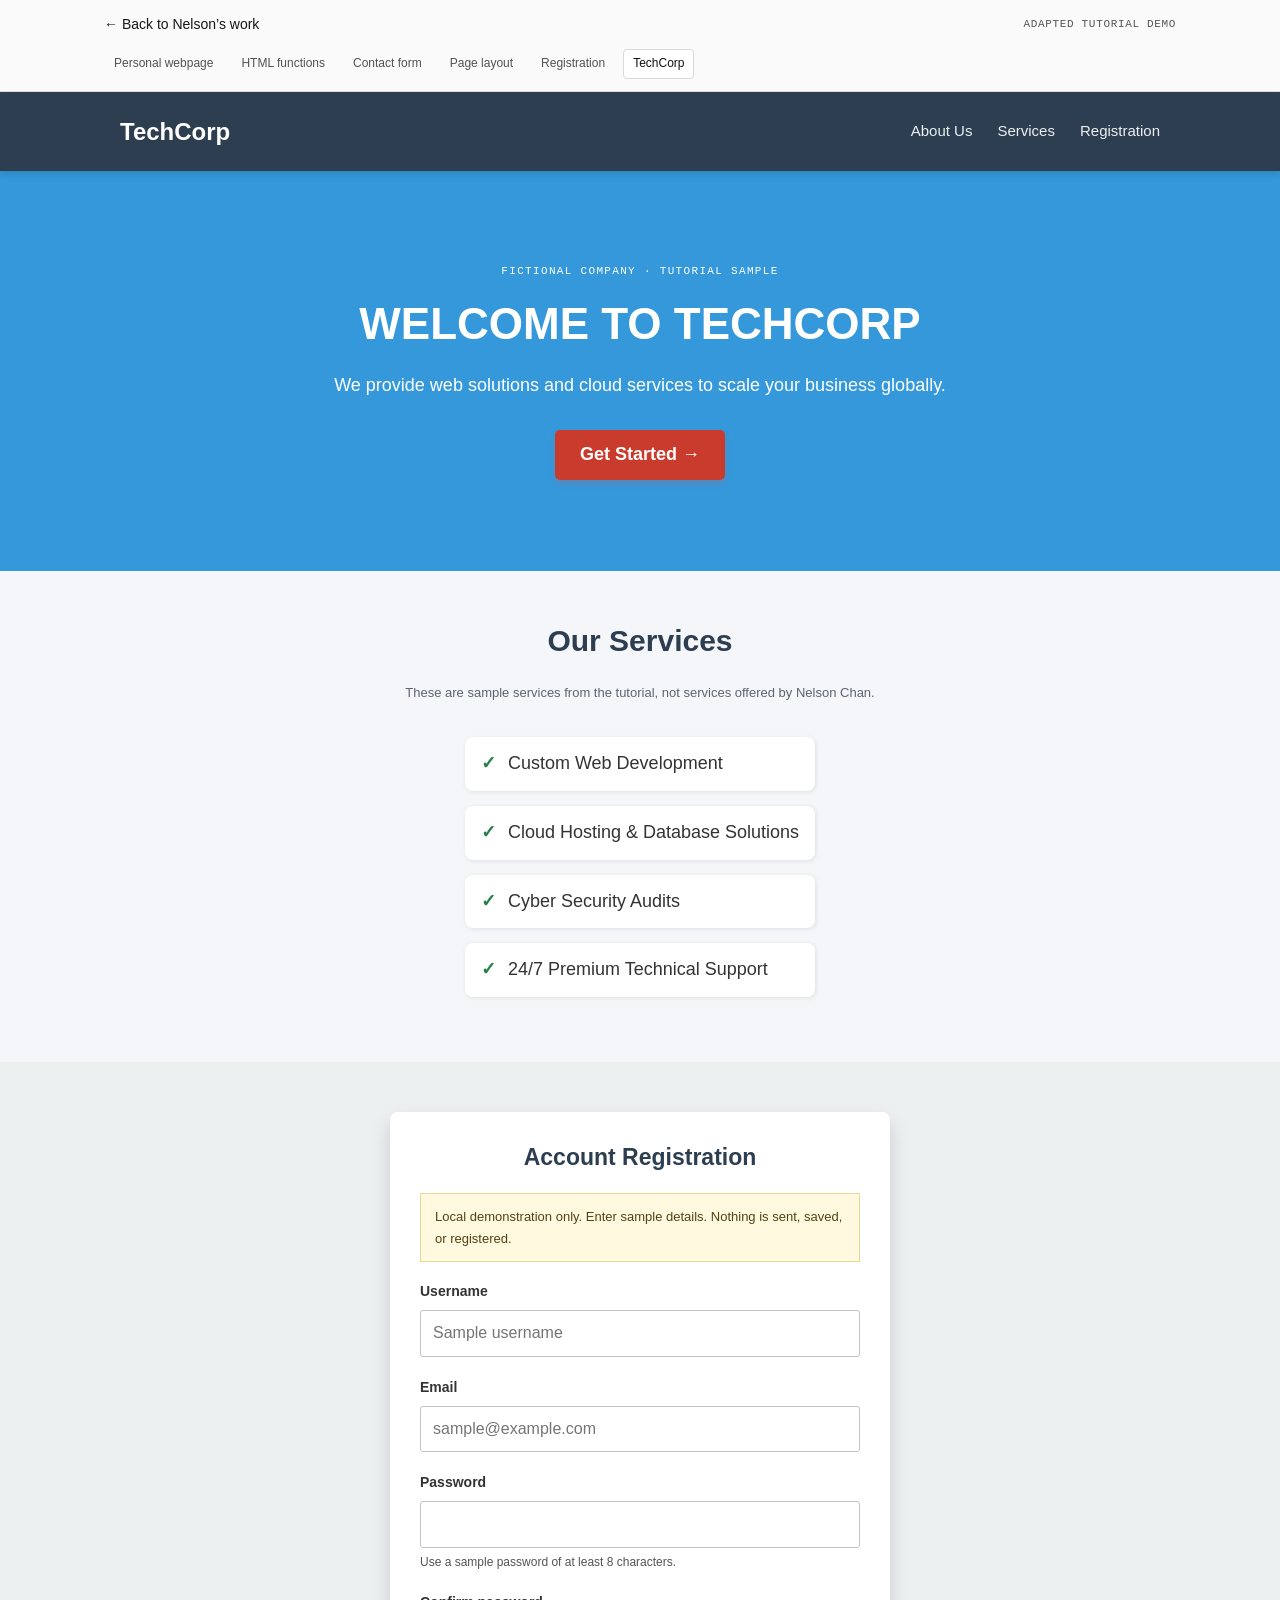
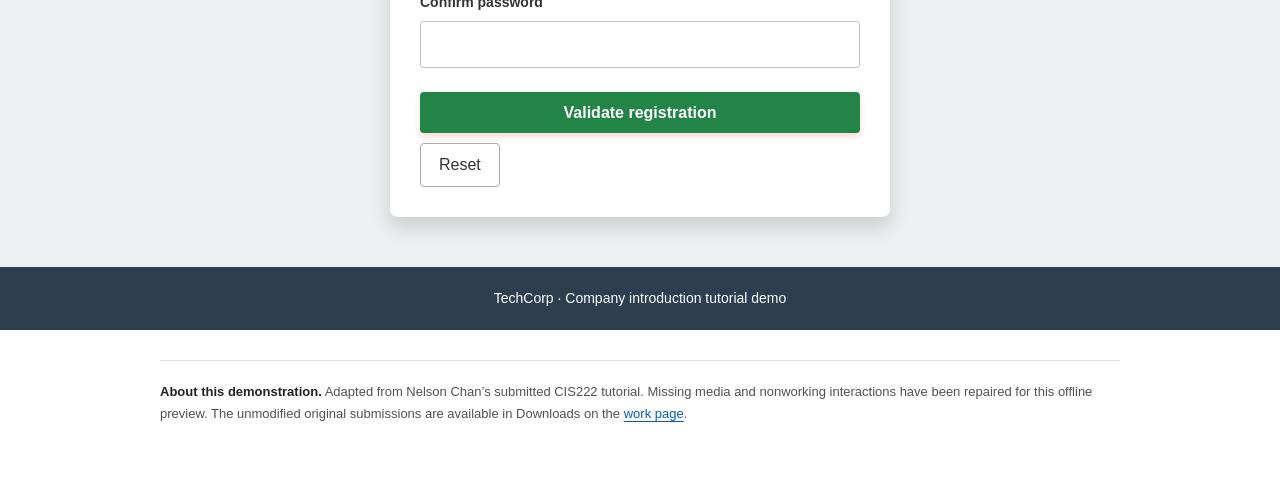
<file: demos/techcorp/index.html>
<!DOCTYPE html>
<html lang="en"><head><meta charset="utf-8"><meta name="viewport" content="width=device-width,initial-scale=1"><meta name="description" content="Adapted CIS222 tutorial demonstration by Nelson Chan."><title>Company intro and registration · Nelson Chan tutorial</title><link rel="stylesheet" href="../demos.css"><script src="../demos.js" defer></script></head>
<body class="demo-techcorp"><a class="skip-link" href="#demo-content">Skip to demo</a><div class="demo-toolbar"><div class="demo-toolbar-inner"><a class="back-link" href="../../work.html">← Back to Nelson’s work</a><span class="demo-tag">Adapted tutorial demo</span></div><nav class="demo-nav" aria-label="Tutorial demos"><a href="../personal/index.html">Personal webpage</a><a href="../functions/index.html">HTML functions</a><a href="../contact/index.html">Contact form</a><a href="../layout/index.html">Page layout</a><a href="../registration/index.html">Registration</a><a href="../techcorp/index.html" aria-current="page">TechCorp</a></nav></div>
<div class="techcorp-page"><header class="tech-header"><a class="tech-logo" href="#demo-content">TechCorp</a><nav aria-label="TechCorp demo navigation"><a href="#about">About Us</a><a href="#services">Services</a><a href="#register">Registration</a></nav></header><main id="demo-content"><section class="tech-hero" id="about"><div><p class="sample-label">Fictional company · tutorial sample</p><h1>Welcome to TechCorp</h1><p>We provide web solutions and cloud services to scale your business globally.</p><a class="tech-button" href="#register">Get Started →</a></div></section><section class="tech-services" id="services"><h2>Our Services</h2><p>These are sample services from the tutorial, not services offered by Nelson Chan.</p><ul><li>Custom Web Development</li><li>Cloud Hosting &amp; Database Solutions</li><li>Cyber Security Audits</li><li>24/7 Premium Technical Support</li></ul></section><section class="tech-registration" id="register"><div class="tech-form"><h2>Account Registration</h2><p class="form-notice">Local demonstration only. Enter sample details. Nothing is sent, saved, or registered.</p><form data-demo-form data-password-form><div class="form-group"><label for="tech-username">Username</label><input id="tech-username" name="username" placeholder="Sample username" autocomplete="username" required></div><div class="form-group"><label for="tech-email">Email</label><input type="email" id="tech-email" name="email" placeholder="sample@example.com" autocomplete="email" required></div><div class="form-group"><label for="tech-password">Password</label><input type="password" id="tech-password" name="password" minlength="8" autocomplete="new-password" aria-describedby="tech-password-hint" required><small id="tech-password-hint">Use a sample password of at least 8 characters.</small></div><div class="form-group"><label for="tech-confirm">Confirm password</label><input type="password" id="tech-confirm" name="confirm" minlength="8" autocomplete="new-password" required></div><div class="form-actions"><button type="button" data-demo-submit class="tech-button tech-submit">Validate registration</button><button type="reset" class="secondary-button">Reset</button></div><p class="form-result" role="status" aria-live="polite" hidden></p><noscript><p>JavaScript is required for this local validation demo. This form does not send data.</p></noscript></form></div></section></main><footer class="tech-footer">TechCorp · Company introduction tutorial demo</footer></div>
<footer class="demo-note"><strong>About this demonstration.</strong> Adapted from Nelson Chan’s submitted CIS222 tutorial. Missing media and nonworking interactions have been repaired for this offline preview. The unmodified original submissions are available in Downloads on the <a href="../../work.html#downloads">work page</a>.</footer></body></html>
</file>
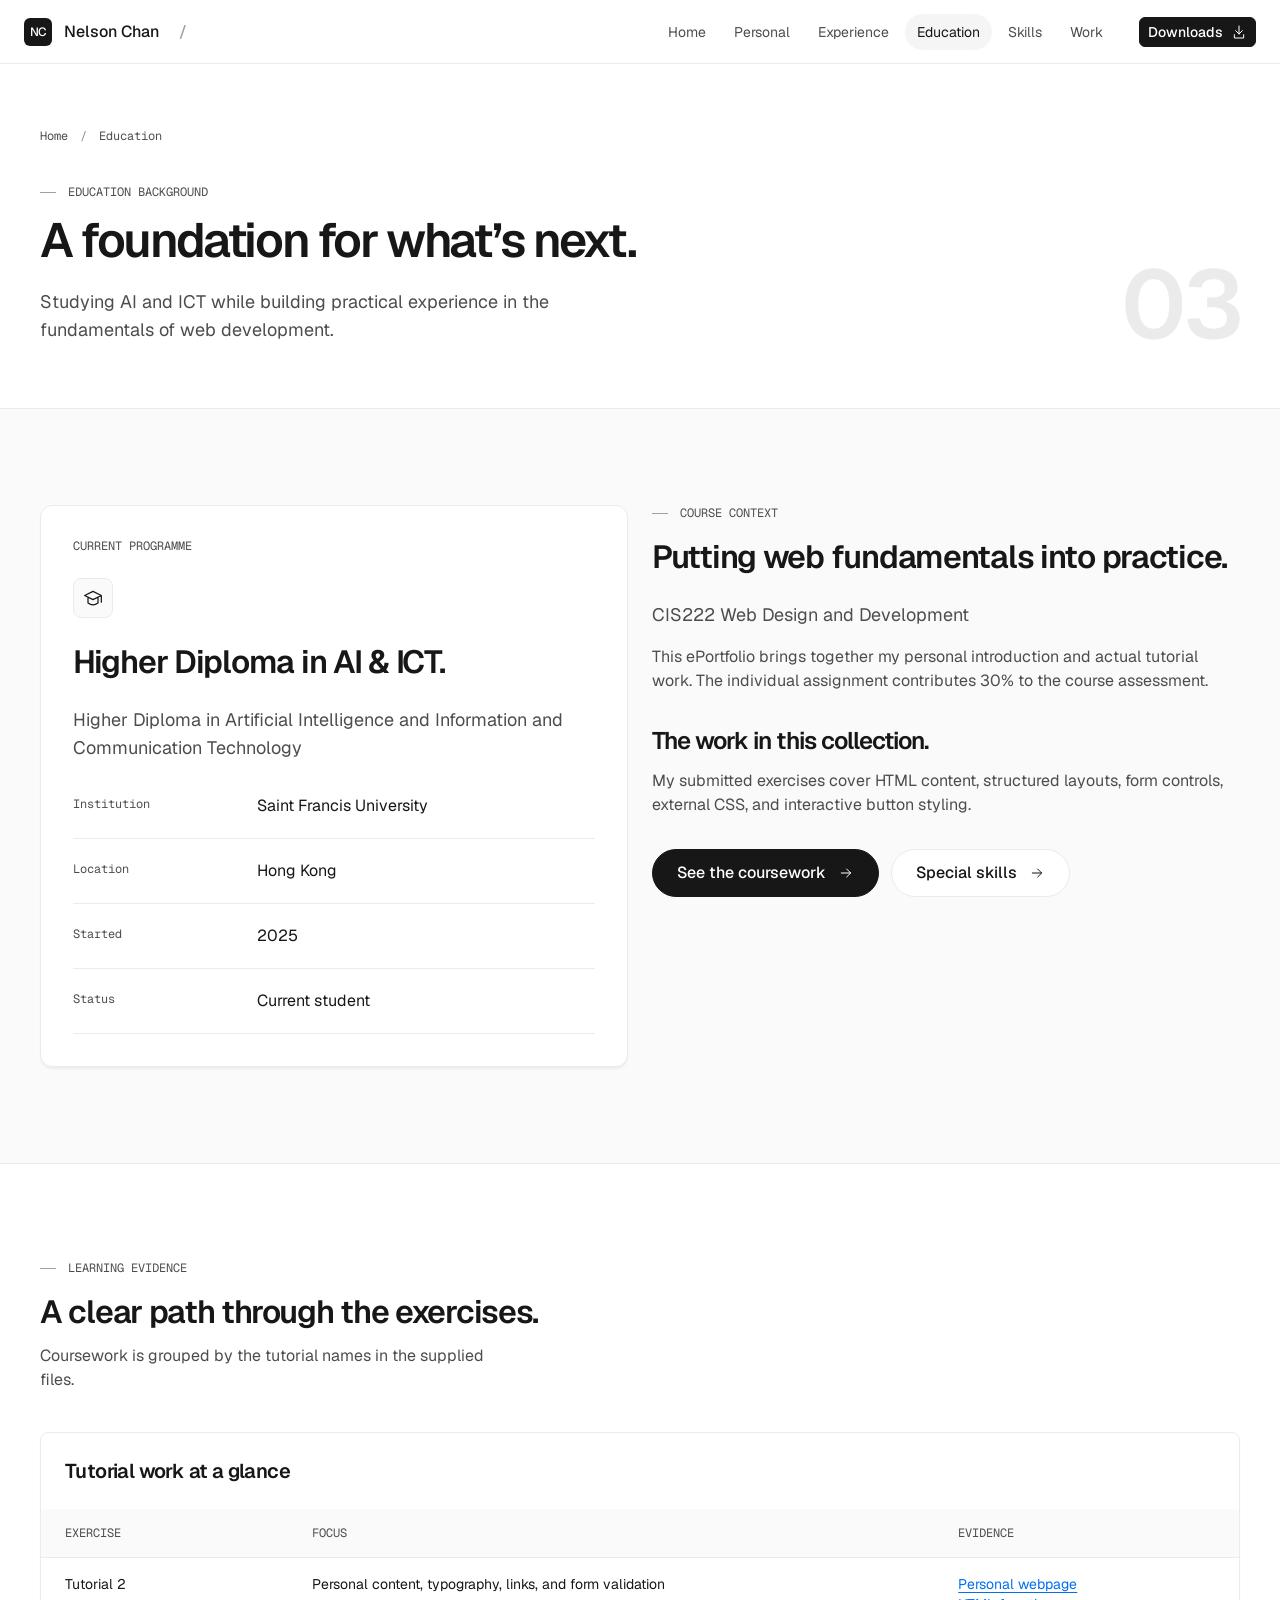
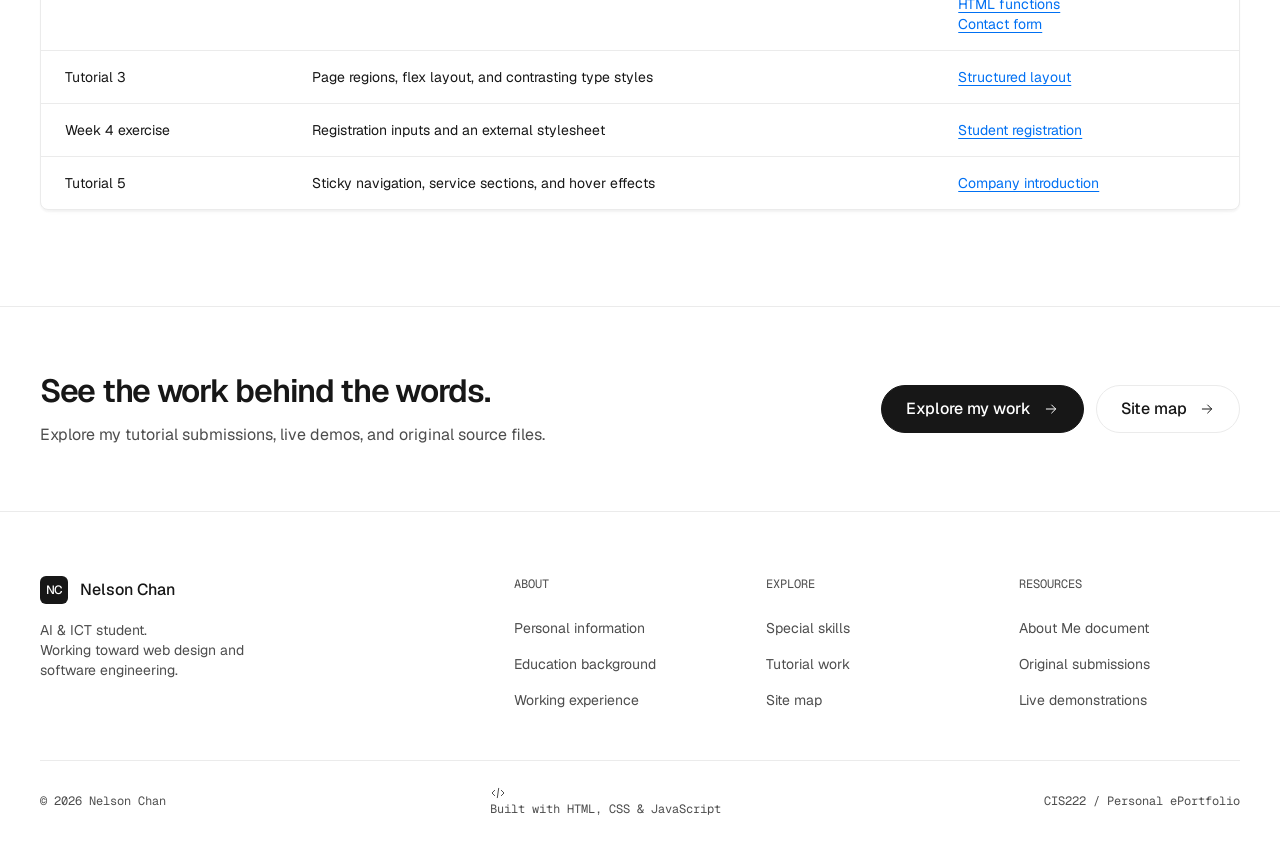
<file: education.html>
<!doctype html>
<html lang="en" class="no-js"><head><meta charset="utf-8"><meta name="viewport" content="width=device-width, initial-scale=1"><title>Education background — Nelson Chan</title><meta name="description" content="Nelson Chan’s Higher Diploma studies at Saint Francis University, Hong Kong, starting in 2025, and CIS222 coursework."><meta name="theme-color" content="#ffffff"><link rel="icon" href="images/favicon.svg" type="image/svg+xml"><link rel="preload" href="fonts/geist-regular.ttf" as="font" type="font/ttf" crossorigin><link rel="preload" href="fonts/geist-semibold.ttf" as="font" type="font/ttf" crossorigin><link rel="stylesheet" href="css/style.css"><script src="js/main.js" defer></script></head><body><a class="skip" href="#main">Skip to content</a><header class="site-header" id="page-top" tabindex="-1"><div class="wide nav-inner"><a class="brand" href="index.html" aria-label="Nelson Chan, home"><span class="brand-mark">NC</span>Nelson Chan<span class="brand-divider" aria-hidden="true">/</span></a><nav class="site-nav" id="site-nav" aria-label="Main navigation"><a href="index.html">Home</a><a href="personal.html">Personal</a><a href="experience.html">Experience</a><a href="education.html" aria-current="page">Education</a><a href="skills.html">Skills</a><a href="work.html">Work</a></nav><div class="nav-end"><a class="nav-cta" href="work.html#downloads"><span>Downloads</span><svg class="icon-sm" width="20" height="20" viewBox="0 0 24 24" fill="none" stroke="currentColor" stroke-width="1.5" stroke-linecap="round" stroke-linejoin="round" aria-hidden="true"><path d="M12 3v12m-5-5 5 5 5-5M5 16v5h14v-5"/></svg></a></div><button class="menu-toggle" id="menu-toggle" type="button" aria-expanded="false" aria-controls="site-nav" aria-label="Open navigation"><svg class="icon" width="20" height="20" viewBox="0 0 24 24" fill="none" stroke="currentColor" stroke-width="1.5" stroke-linecap="round" stroke-linejoin="round" aria-hidden="true"><path d="M4 7h16M4 12h16M4 17h16"/></svg><span class="screen-reader-only">Menu</span></button></div></header><main id="main"><section class="page-hero"><span class="page-number" aria-hidden="true">03</span><div class="container"><nav class="breadcrumb" aria-label="Breadcrumb"><a href="index.html">Home</a><span aria-hidden="true">/</span><span aria-current="page">Education</span></nav><span class="eyebrow">Education background</span><h1>A foundation for what’s next.</h1><p class="lead">Studying AI and ICT while building practical experience in the fundamentals of web development.</p></div></section><section class="band"><div class="container grid-2"><article class="card large reveal"><span class="label">Current programme</span><div class="icon-frame"><svg class="icon" width="20" height="20" viewBox="0 0 24 24" fill="none" stroke="currentColor" stroke-width="1.5" stroke-linecap="round" stroke-linejoin="round" aria-hidden="true"><path d="m2 9 10-5 10 5-10 5L2 9Zm4 3v6c4 3 8 3 12 0v-6m4-3v8"/></svg></div><h2>Higher Diploma in AI &amp; ICT.</h2><p class="lead" style="margin-top:24px">Higher Diploma in Artificial Intelligence and Information and Communication Technology</p><dl class="facts" style="margin-top:32px"><div class="fact-row"><dt>Institution</dt><dd>Saint Francis University</dd></div><div class="fact-row"><dt>Location</dt><dd>Hong Kong</dd></div><div class="fact-row"><dt>Started</dt><dd>2025</dd></div><div class="fact-row"><dt>Status</dt><dd>Current student</dd></div></dl></article><div class="prose reveal"><span class="eyebrow">Course context</span><h2>Putting web fundamentals into practice.</h2><p class="lead">CIS222 Web Design and Development</p><p>This ePortfolio brings together my personal introduction and actual tutorial work. The individual assignment contributes 30% to the course assessment.</p><h3>The work in this collection.</h3><p>My submitted exercises cover HTML content, structured layouts, form controls, external CSS, and interactive button styling.</p><div class="actions"><a class="button" href="work.html" >See the coursework<svg class="icon-sm" width="20" height="20" viewBox="0 0 24 24" fill="none" stroke="currentColor" stroke-width="1.5" stroke-linecap="round" stroke-linejoin="round" aria-hidden="true"><path d="M5 12h14m-6-6 6 6-6 6"/></svg></a><a class="button secondary" href="skills.html" >Special skills<svg class="icon-sm" width="20" height="20" viewBox="0 0 24 24" fill="none" stroke="currentColor" stroke-width="1.5" stroke-linecap="round" stroke-linejoin="round" aria-hidden="true"><path d="M5 12h14m-6-6 6 6-6 6"/></svg></a></div></div></div></section><section class="band white"><div class="container"><div class="section-heading reveal"><div><span class="eyebrow">Learning evidence</span><h2>A clear path through the exercises.</h2><p>Coursework is grouped by the tutorial names in the supplied files.</p></div></div><div class="table-wrap reveal"><table><caption>Tutorial work at a glance</caption><thead><tr><th scope="col">Exercise</th><th scope="col">Focus</th><th scope="col">Evidence</th></tr></thead><tbody><tr><td>Tutorial 2</td><td>Personal content, typography, links, and form validation</td><td><a href="work.html#project-personal">Personal webpage</a><br><a href="work.html#project-functions">HTML functions</a><br><a href="work.html#project-contact">Contact form</a></td></tr><tr><td>Tutorial 3</td><td>Page regions, flex layout, and contrasting type styles</td><td><a href="demos/layout/index.html">Structured layout</a></td></tr><tr><td>Week 4 exercise</td><td>Registration inputs and an external stylesheet</td><td><a href="demos/registration/index.html">Student registration</a></td></tr><tr><td>Tutorial 5</td><td>Sticky navigation, service sections, and hover effects</td><td><a href="demos/techcorp/index.html">Company introduction</a></td></tr></tbody></table></div></div></section><section class="cta-section"><div class="container cta-inner"><div><h2>See the work behind the words.</h2><p>Explore my tutorial submissions, live demos, and original source files.</p></div><div class="actions"><a class="button" href="work.html" >Explore my work<svg class="icon-sm" width="20" height="20" viewBox="0 0 24 24" fill="none" stroke="currentColor" stroke-width="1.5" stroke-linecap="round" stroke-linejoin="round" aria-hidden="true"><path d="M5 12h14m-6-6 6 6-6 6"/></svg></a><a class="button secondary" href="sitemap.html" >Site map<svg class="icon-sm" width="20" height="20" viewBox="0 0 24 24" fill="none" stroke="currentColor" stroke-width="1.5" stroke-linecap="round" stroke-linejoin="round" aria-hidden="true"><path d="M5 12h14m-6-6 6 6-6 6"/></svg></a></div></div></section></main><footer class="site-footer"><div class="container"><div class="footer-grid"><div class="footer-about"><a class="brand" href="index.html"><span class="brand-mark">NC</span>Nelson Chan</a><p>AI &amp; ICT student.<br>Working toward web design and software engineering.</p></div><div class="footer-col"><span class="label">About</span><ul><li><a href="personal.html">Personal information</a></li><li><a href="education.html">Education background</a></li><li><a href="experience.html">Working experience</a></li></ul></div><div class="footer-col"><span class="label">Explore</span><ul><li><a href="skills.html">Special skills</a></li><li><a href="work.html">Tutorial work</a></li><li><a href="sitemap.html">Site map</a></li></ul></div><div class="footer-col"><span class="label">Resources</span><ul><li><a href="downloads/AboutMe.docx" download>About Me document</a></li><li><a href="work.html#downloads">Original submissions</a></li><li><a href="sitemap.html#demos">Live demonstrations</a></li></ul></div></div><div class="footer-bottom"><span>© 2026 Nelson Chan</span><span><svg class="icon-sm" width="20" height="20" viewBox="0 0 24 24" fill="none" stroke="currentColor" stroke-width="1.5" stroke-linecap="round" stroke-linejoin="round" aria-hidden="true"><path d="m7 8-4 4 4 4m10-8 4 4-4 4m-4-11-2 14"/></svg>Built with HTML, CSS &amp; JavaScript</span><span>CIS222 / Personal ePortfolio</span></div></div></footer><button class="back-top js-only" id="back-top" type="button" aria-label="Back to top" hidden><svg class="icon" width="20" height="20" viewBox="0 0 24 24" fill="none" stroke="currentColor" stroke-width="1.5" stroke-linecap="round" stroke-linejoin="round" aria-hidden="true"><path d="M12 19V5m-6 6 6-6 6 6"/></svg></button></body></html>
</file>
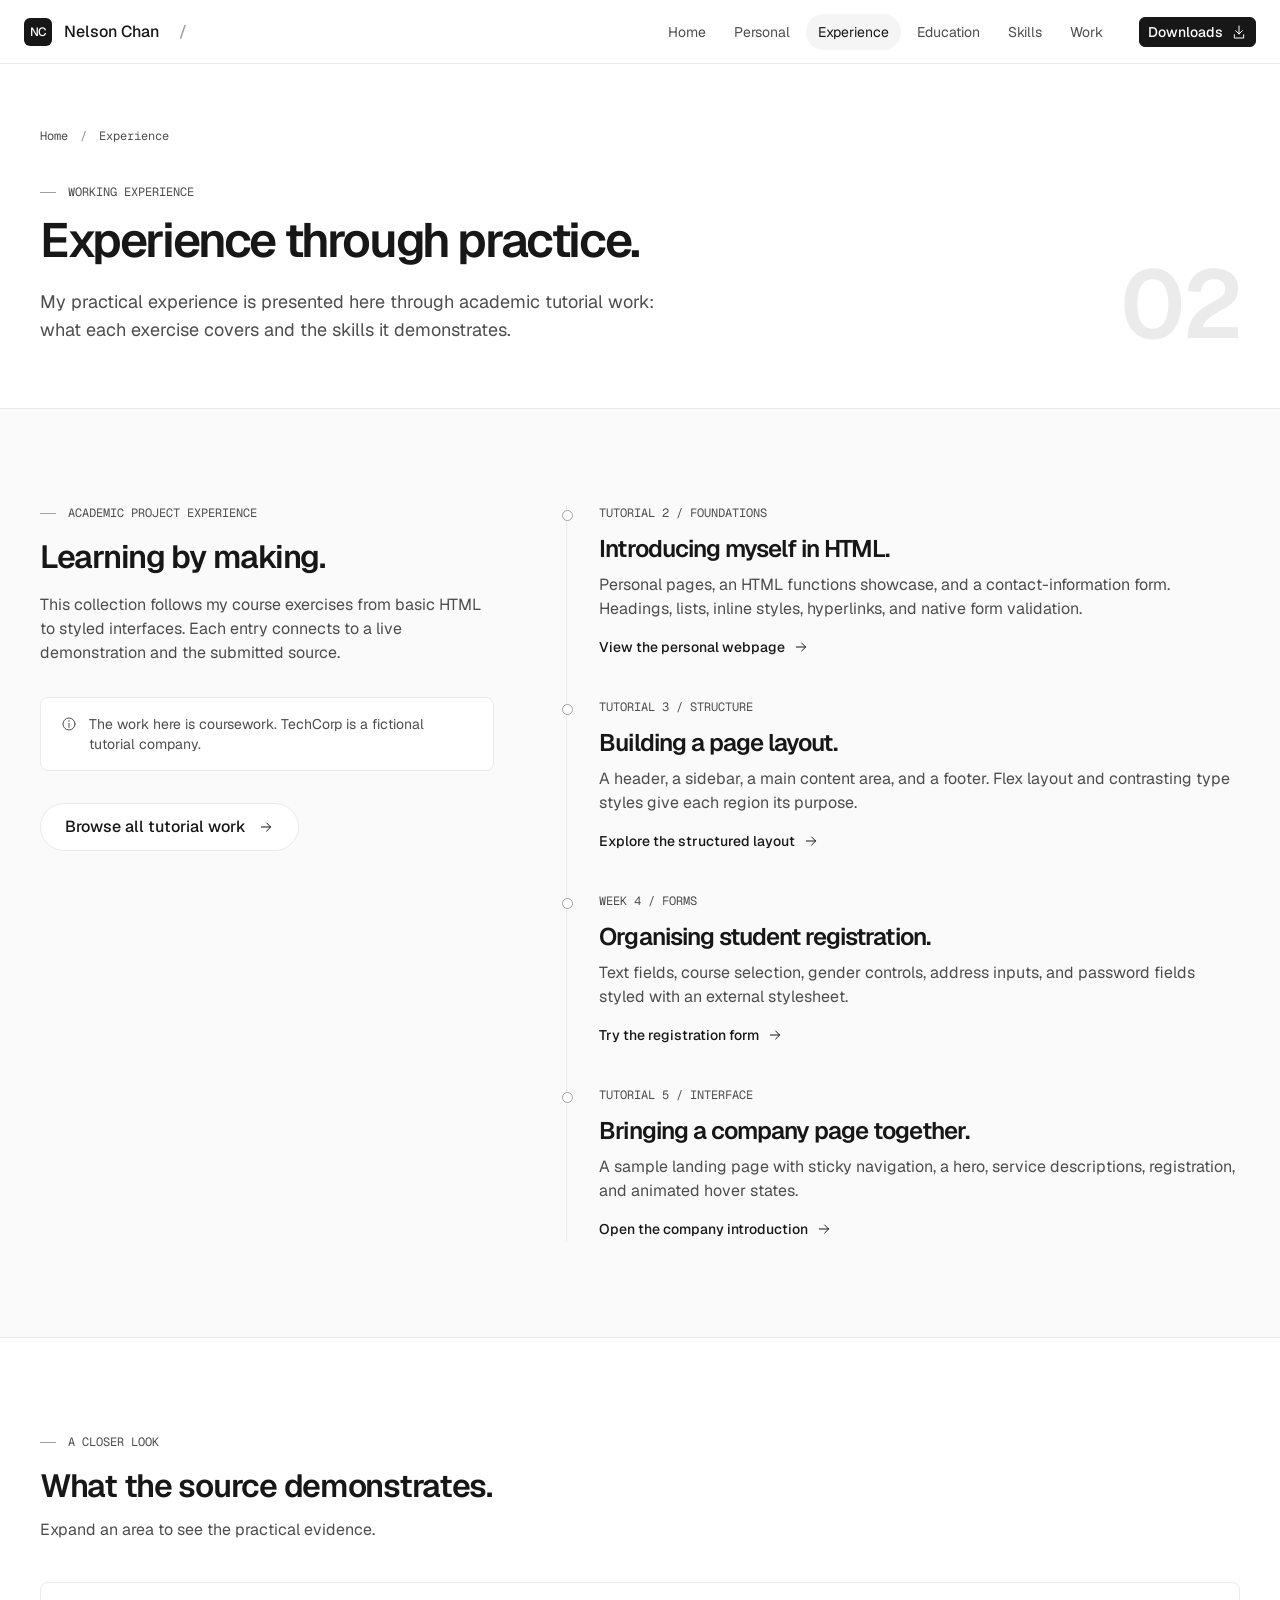
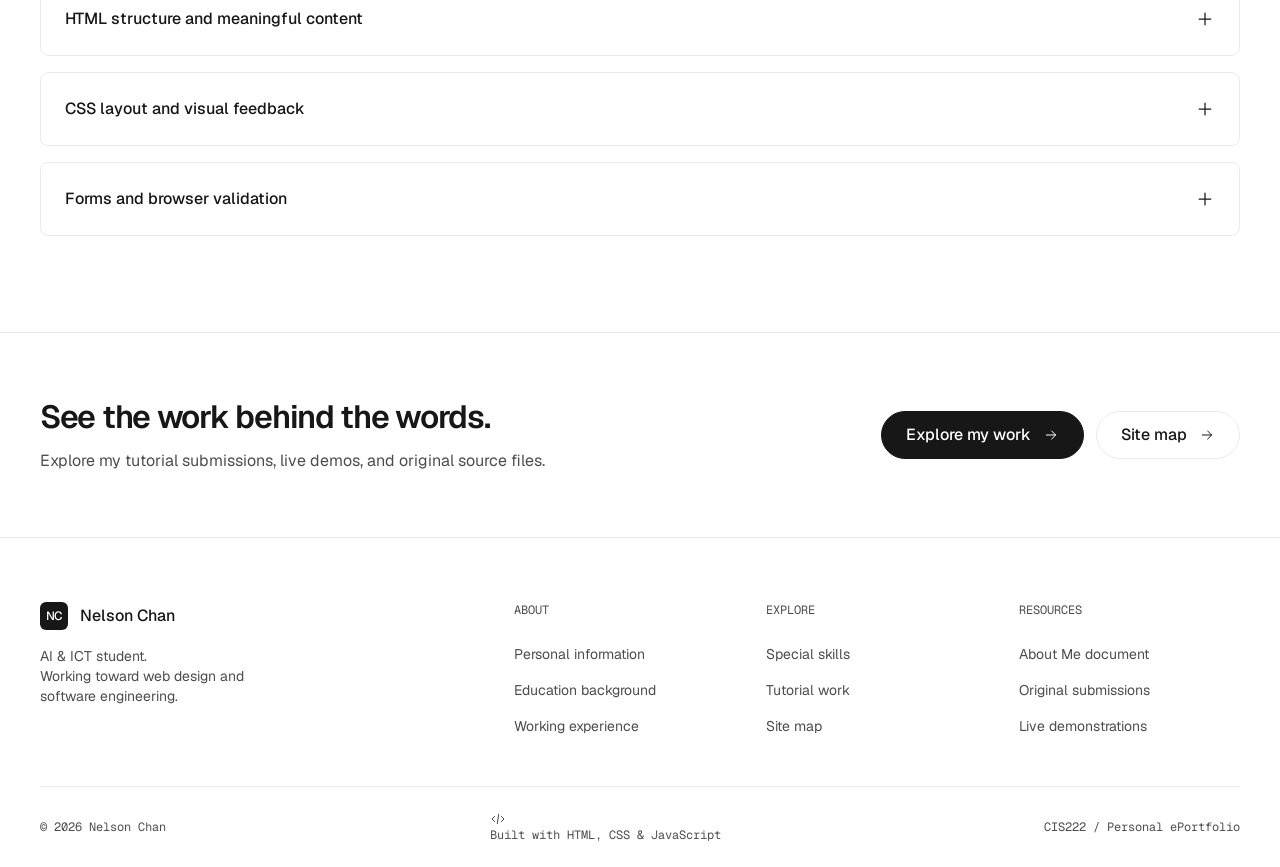
<file: experience.html>
<!doctype html>
<html lang="en" class="no-js"><head><meta charset="utf-8"><meta name="viewport" content="width=device-width, initial-scale=1"><title>Working experience — Nelson Chan</title><meta name="description" content="Nelson Chan’s practical academic experience, demonstrated through real HTML and CSS tutorial submissions."><meta name="theme-color" content="#ffffff"><link rel="icon" href="images/favicon.svg" type="image/svg+xml"><link rel="preload" href="fonts/geist-regular.ttf" as="font" type="font/ttf" crossorigin><link rel="preload" href="fonts/geist-semibold.ttf" as="font" type="font/ttf" crossorigin><link rel="stylesheet" href="css/style.css"><script src="js/main.js" defer></script></head><body><a class="skip" href="#main">Skip to content</a><header class="site-header" id="page-top" tabindex="-1"><div class="wide nav-inner"><a class="brand" href="index.html" aria-label="Nelson Chan, home"><span class="brand-mark">NC</span>Nelson Chan<span class="brand-divider" aria-hidden="true">/</span></a><nav class="site-nav" id="site-nav" aria-label="Main navigation"><a href="index.html">Home</a><a href="personal.html">Personal</a><a href="experience.html" aria-current="page">Experience</a><a href="education.html">Education</a><a href="skills.html">Skills</a><a href="work.html">Work</a></nav><div class="nav-end"><a class="nav-cta" href="work.html#downloads"><span>Downloads</span><svg class="icon-sm" width="20" height="20" viewBox="0 0 24 24" fill="none" stroke="currentColor" stroke-width="1.5" stroke-linecap="round" stroke-linejoin="round" aria-hidden="true"><path d="M12 3v12m-5-5 5 5 5-5M5 16v5h14v-5"/></svg></a></div><button class="menu-toggle" id="menu-toggle" type="button" aria-expanded="false" aria-controls="site-nav" aria-label="Open navigation"><svg class="icon" width="20" height="20" viewBox="0 0 24 24" fill="none" stroke="currentColor" stroke-width="1.5" stroke-linecap="round" stroke-linejoin="round" aria-hidden="true"><path d="M4 7h16M4 12h16M4 17h16"/></svg><span class="screen-reader-only">Menu</span></button></div></header><main id="main"><section class="page-hero"><span class="page-number" aria-hidden="true">02</span><div class="container"><nav class="breadcrumb" aria-label="Breadcrumb"><a href="index.html">Home</a><span aria-hidden="true">/</span><span aria-current="page">Experience</span></nav><span class="eyebrow">Working experience</span><h1>Experience through practice.</h1><p class="lead">My practical experience is presented here through academic tutorial work: what each exercise covers and the skills it demonstrates.</p></div></section><section class="band"><div class="container two-col"><div class="reveal"><span class="eyebrow">Academic project experience</span><h2>Learning by making.</h2><p style="margin-top:16px">This collection follows my course exercises from basic HTML to styled interfaces. Each entry connects to a live demonstration and the submitted source.</p><div class="notice"><svg class="icon-sm" width="20" height="20" viewBox="0 0 24 24" fill="none" stroke="currentColor" stroke-width="1.5" stroke-linecap="round" stroke-linejoin="round" aria-hidden="true"><circle cx="12" cy="12" r="9"/><path d="M12 11v6M12 7v1"/></svg><p>The work here is coursework. TechCorp is a fictional tutorial company.</p></div><div class="actions"><a class="button secondary" href="work.html" >Browse all tutorial work<svg class="icon-sm" width="20" height="20" viewBox="0 0 24 24" fill="none" stroke="currentColor" stroke-width="1.5" stroke-linecap="round" stroke-linejoin="round" aria-hidden="true"><path d="M5 12h14m-6-6 6 6-6 6"/></svg></a></div></div><div class="reveal"><ol class="timeline"><li><span class="label">Tutorial 2 / Foundations</span><h3>Introducing myself in HTML.</h3><p>Personal pages, an HTML functions showcase, and a contact-information form. Headings, lists, inline styles, hyperlinks, and native form validation.</p><a class="text-link" href="demos/personal/index.html" >View the personal webpage<svg class="icon-sm" width="20" height="20" viewBox="0 0 24 24" fill="none" stroke="currentColor" stroke-width="1.5" stroke-linecap="round" stroke-linejoin="round" aria-hidden="true"><path d="M5 12h14m-6-6 6 6-6 6"/></svg></a></li><li><span class="label">Tutorial 3 / Structure</span><h3>Building a page layout.</h3><p>A header, a sidebar, a main content area, and a footer. Flex layout and contrasting type styles give each region its purpose.</p><a class="text-link" href="demos/layout/index.html" >Explore the structured layout<svg class="icon-sm" width="20" height="20" viewBox="0 0 24 24" fill="none" stroke="currentColor" stroke-width="1.5" stroke-linecap="round" stroke-linejoin="round" aria-hidden="true"><path d="M5 12h14m-6-6 6 6-6 6"/></svg></a></li><li><span class="label">Week 4 / Forms</span><h3>Organising student registration.</h3><p>Text fields, course selection, gender controls, address inputs, and password fields styled with an external stylesheet.</p><a class="text-link" href="demos/registration/index.html" >Try the registration form<svg class="icon-sm" width="20" height="20" viewBox="0 0 24 24" fill="none" stroke="currentColor" stroke-width="1.5" stroke-linecap="round" stroke-linejoin="round" aria-hidden="true"><path d="M5 12h14m-6-6 6 6-6 6"/></svg></a></li><li><span class="label">Tutorial 5 / Interface</span><h3>Bringing a company page together.</h3><p>A sample landing page with sticky navigation, a hero, service descriptions, registration, and animated hover states.</p><a class="text-link" href="demos/techcorp/index.html" >Open the company introduction<svg class="icon-sm" width="20" height="20" viewBox="0 0 24 24" fill="none" stroke="currentColor" stroke-width="1.5" stroke-linecap="round" stroke-linejoin="round" aria-hidden="true"><path d="M5 12h14m-6-6 6 6-6 6"/></svg></a></li></ol></div></div></section><section class="band white"><div class="container"><div class="section-heading reveal"><div><span class="eyebrow">A closer look</span><h2>What the source demonstrates.</h2><p>Expand an area to see the practical evidence.</p></div></div><div class="reveal"><details class="experience-detail"><summary>HTML structure and meaningful content<svg class="icon" width="20" height="20" viewBox="0 0 24 24" fill="none" stroke="currentColor" stroke-width="1.5" stroke-linecap="round" stroke-linejoin="round" aria-hidden="true"><path d="M12 5v14M5 12h14"/></svg></summary><div class="detail-body"><p>The personal webpage uses headings, paragraphs, ordered and unordered lists, and a link to the About Me document. The functions exercise explores text alignment and picture-source markup.</p><a class="text-link" href="work.html#project-personal" >Inspect the foundations projects<svg class="icon-sm" width="20" height="20" viewBox="0 0 24 24" fill="none" stroke="currentColor" stroke-width="1.5" stroke-linecap="round" stroke-linejoin="round" aria-hidden="true"><path d="M5 12h14m-6-6 6 6-6 6"/></svg></a></div></details><details class="experience-detail"><summary>CSS layout and visual feedback<svg class="icon" width="20" height="20" viewBox="0 0 24 24" fill="none" stroke="currentColor" stroke-width="1.5" stroke-linecap="round" stroke-linejoin="round" aria-hidden="true"><path d="M12 5v14M5 12h14"/></svg></summary><div class="detail-body"><p>Tutorial 3 uses a flexible two-column layout. Tutorial 5 adds a sticky flex navigation bar, service cards, and button transitions that change position, background, and shadow on hover.</p><a class="text-link" href="demos/techcorp/index.html" >Open the company interface<svg class="icon-sm" width="20" height="20" viewBox="0 0 24 24" fill="none" stroke="currentColor" stroke-width="1.5" stroke-linecap="round" stroke-linejoin="round" aria-hidden="true"><path d="M5 12h14m-6-6 6 6-6 6"/></svg></a></div></details><details class="experience-detail"><summary>Forms and browser validation<svg class="icon" width="20" height="20" viewBox="0 0 24 24" fill="none" stroke="currentColor" stroke-width="1.5" stroke-linecap="round" stroke-linejoin="round" aria-hidden="true"><path d="M12 5v14M5 12h14"/></svg></summary><div class="detail-body"><p>The contact exercise uses required fields, an email input, and a telephone pattern. Week 4 adds selection, radio buttons, textarea controls, and registration fields.</p><p>The live demos add local JavaScript feedback for static hosting; original submissions remain available unchanged.</p><a class="text-link" href="demos/contact/index.html" >Try the contact form<svg class="icon-sm" width="20" height="20" viewBox="0 0 24 24" fill="none" stroke="currentColor" stroke-width="1.5" stroke-linecap="round" stroke-linejoin="round" aria-hidden="true"><path d="M5 12h14m-6-6 6 6-6 6"/></svg></a></div></details></div></div></section><section class="cta-section"><div class="container cta-inner"><div><h2>See the work behind the words.</h2><p>Explore my tutorial submissions, live demos, and original source files.</p></div><div class="actions"><a class="button" href="work.html" >Explore my work<svg class="icon-sm" width="20" height="20" viewBox="0 0 24 24" fill="none" stroke="currentColor" stroke-width="1.5" stroke-linecap="round" stroke-linejoin="round" aria-hidden="true"><path d="M5 12h14m-6-6 6 6-6 6"/></svg></a><a class="button secondary" href="sitemap.html" >Site map<svg class="icon-sm" width="20" height="20" viewBox="0 0 24 24" fill="none" stroke="currentColor" stroke-width="1.5" stroke-linecap="round" stroke-linejoin="round" aria-hidden="true"><path d="M5 12h14m-6-6 6 6-6 6"/></svg></a></div></div></section></main><footer class="site-footer"><div class="container"><div class="footer-grid"><div class="footer-about"><a class="brand" href="index.html"><span class="brand-mark">NC</span>Nelson Chan</a><p>AI &amp; ICT student.<br>Working toward web design and software engineering.</p></div><div class="footer-col"><span class="label">About</span><ul><li><a href="personal.html">Personal information</a></li><li><a href="education.html">Education background</a></li><li><a href="experience.html">Working experience</a></li></ul></div><div class="footer-col"><span class="label">Explore</span><ul><li><a href="skills.html">Special skills</a></li><li><a href="work.html">Tutorial work</a></li><li><a href="sitemap.html">Site map</a></li></ul></div><div class="footer-col"><span class="label">Resources</span><ul><li><a href="downloads/AboutMe.docx" download>About Me document</a></li><li><a href="work.html#downloads">Original submissions</a></li><li><a href="sitemap.html#demos">Live demonstrations</a></li></ul></div></div><div class="footer-bottom"><span>© 2026 Nelson Chan</span><span><svg class="icon-sm" width="20" height="20" viewBox="0 0 24 24" fill="none" stroke="currentColor" stroke-width="1.5" stroke-linecap="round" stroke-linejoin="round" aria-hidden="true"><path d="m7 8-4 4 4 4m10-8 4 4-4 4m-4-11-2 14"/></svg>Built with HTML, CSS &amp; JavaScript</span><span>CIS222 / Personal ePortfolio</span></div></div></footer><button class="back-top js-only" id="back-top" type="button" aria-label="Back to top" hidden><svg class="icon" width="20" height="20" viewBox="0 0 24 24" fill="none" stroke="currentColor" stroke-width="1.5" stroke-linecap="round" stroke-linejoin="round" aria-hidden="true"><path d="M12 19V5m-6 6 6-6 6 6"/></svg></button></body></html>
</file>
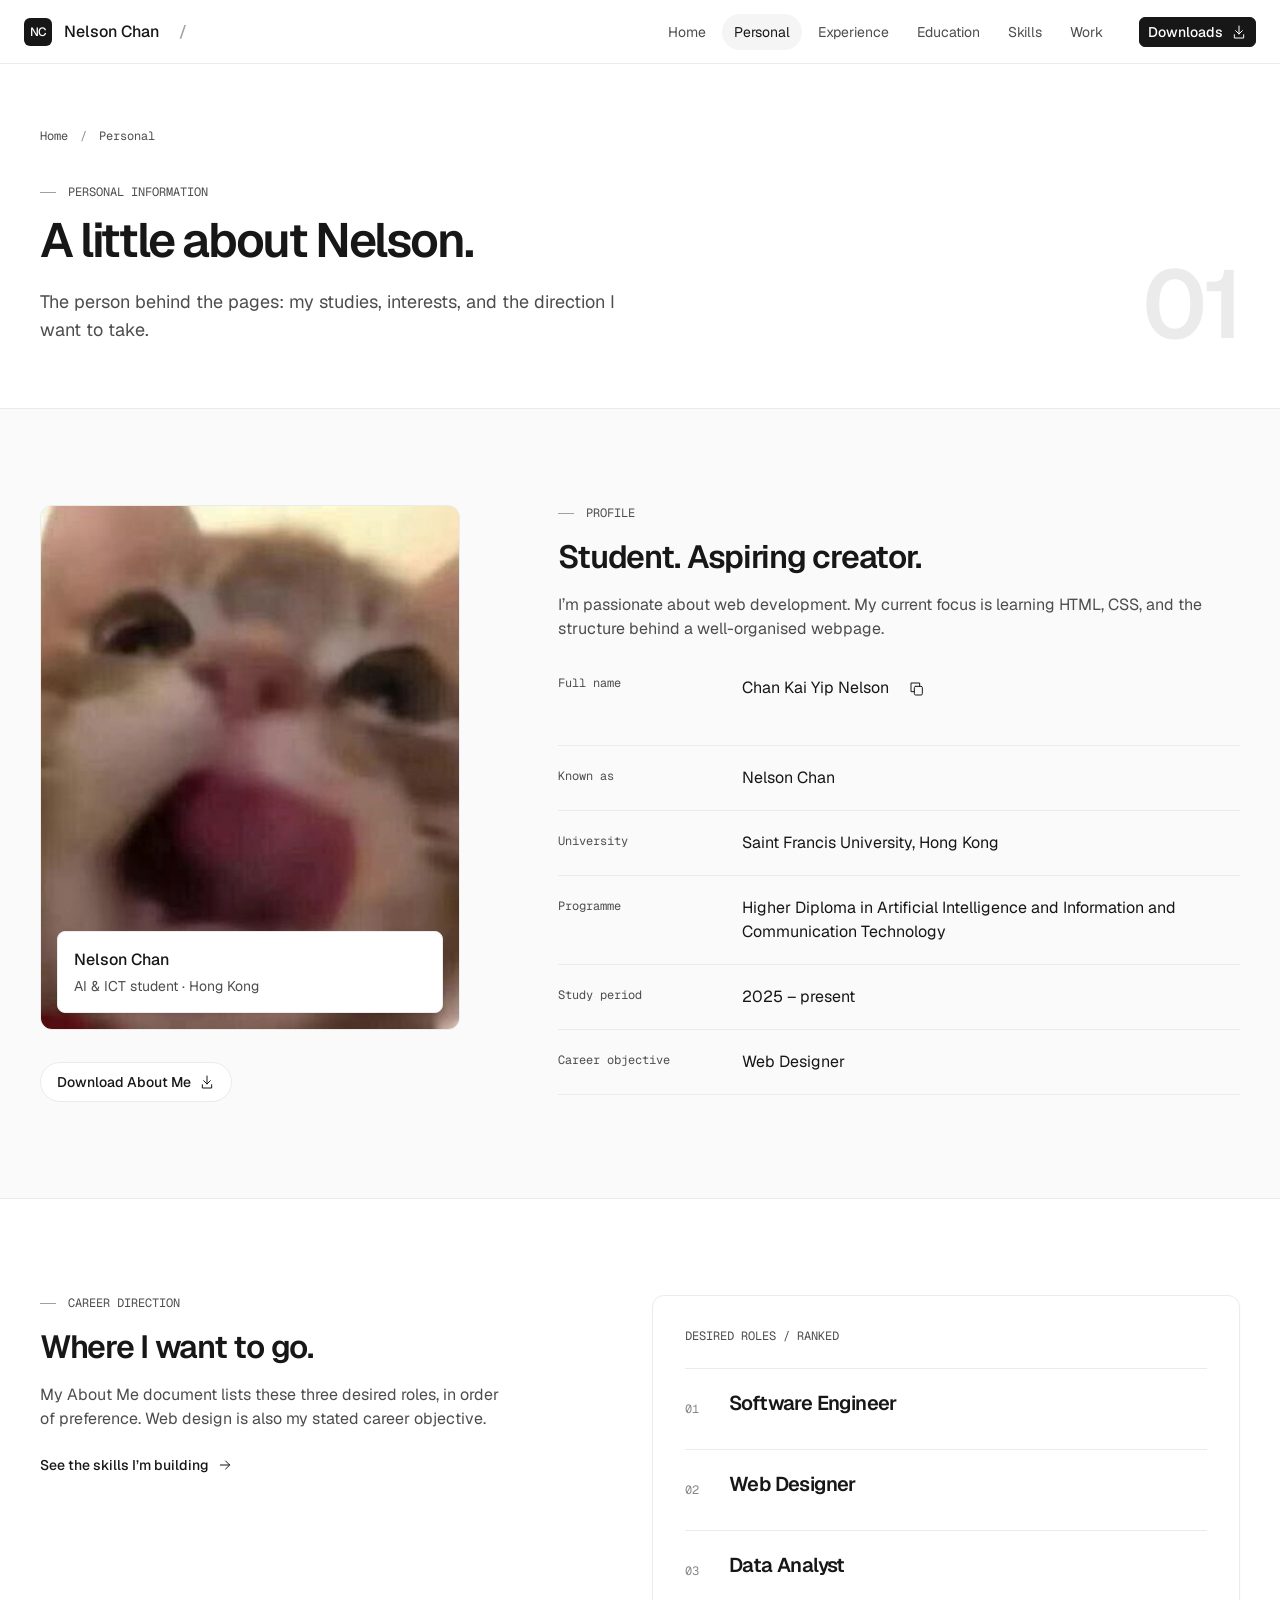
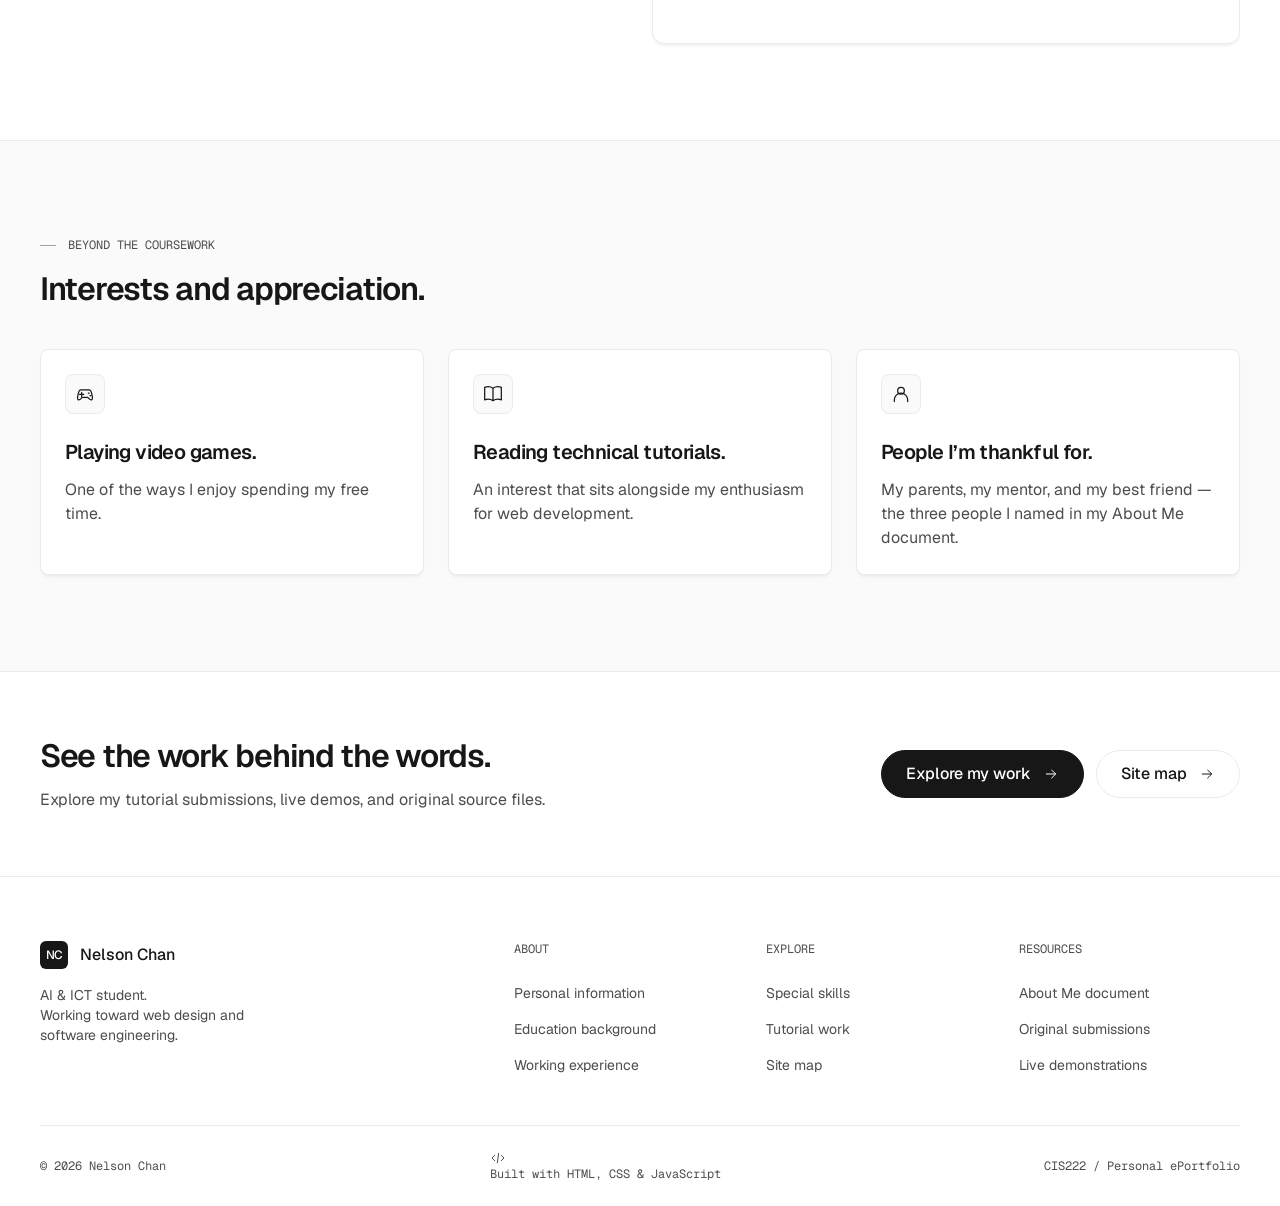
<file: personal.html>
<!doctype html>
<html lang="en" class="no-js"><head><meta charset="utf-8"><meta name="viewport" content="width=device-width, initial-scale=1"><title>Personal information — Nelson Chan</title><meta name="description" content="Meet Chan Kai Yip Nelson, known as Nelson Chan: verified studies, interests, and career goals."><meta name="theme-color" content="#ffffff"><link rel="icon" href="images/favicon.svg" type="image/svg+xml"><link rel="preload" href="fonts/geist-regular.ttf" as="font" type="font/ttf" crossorigin><link rel="preload" href="fonts/geist-semibold.ttf" as="font" type="font/ttf" crossorigin><link rel="stylesheet" href="css/style.css"><script src="js/main.js" defer></script></head><body><a class="skip" href="#main">Skip to content</a><header class="site-header" id="page-top" tabindex="-1"><div class="wide nav-inner"><a class="brand" href="index.html" aria-label="Nelson Chan, home"><span class="brand-mark">NC</span>Nelson Chan<span class="brand-divider" aria-hidden="true">/</span></a><nav class="site-nav" id="site-nav" aria-label="Main navigation"><a href="index.html">Home</a><a href="personal.html" aria-current="page">Personal</a><a href="experience.html">Experience</a><a href="education.html">Education</a><a href="skills.html">Skills</a><a href="work.html">Work</a></nav><div class="nav-end"><a class="nav-cta" href="work.html#downloads"><span>Downloads</span><svg class="icon-sm" width="20" height="20" viewBox="0 0 24 24" fill="none" stroke="currentColor" stroke-width="1.5" stroke-linecap="round" stroke-linejoin="round" aria-hidden="true"><path d="M12 3v12m-5-5 5 5 5-5M5 16v5h14v-5"/></svg></a></div><button class="menu-toggle" id="menu-toggle" type="button" aria-expanded="false" aria-controls="site-nav" aria-label="Open navigation"><svg class="icon" width="20" height="20" viewBox="0 0 24 24" fill="none" stroke="currentColor" stroke-width="1.5" stroke-linecap="round" stroke-linejoin="round" aria-hidden="true"><path d="M4 7h16M4 12h16M4 17h16"/></svg><span class="screen-reader-only">Menu</span></button></div></header><main id="main"><section class="page-hero"><span class="page-number" aria-hidden="true">01</span><div class="container"><nav class="breadcrumb" aria-label="Breadcrumb"><a href="index.html">Home</a><span aria-hidden="true">/</span><span aria-current="page">Personal</span></nav><span class="eyebrow">Personal information</span><h1>A little about Nelson.</h1><p class="lead">The person behind the pages: my studies, interests, and the direction I want to take.</p></div></section><section class="band"><div class="container two-col"><div class="reveal"><figure class="portrait"><div class="portrait-placeholder" data-portrait-placeholder><svg class="icon" width="20" height="20" viewBox="0 0 24 24" fill="none" stroke="currentColor" stroke-width="1.5" stroke-linecap="round" stroke-linejoin="round" aria-hidden="true"><circle cx="12" cy="8" r="4"/><path d="M4 21v-2a8 8 0 0 1 16 0v2"/></svg><span>Profile photo</span></div><img data-portrait src="images/profile.jpg" alt="Portrait of Nelson Chan" width="640" height="800" loading="eager" hidden><figcaption class="portrait-caption"><strong>Nelson Chan</strong><p>AI &amp; ICT student · Hong Kong</p></figcaption></figure><div class="actions"><a class="button secondary small" href="downloads/AboutMe.docx" download>Download About Me<svg class="icon-sm" width="20" height="20" viewBox="0 0 24 24" fill="none" stroke="currentColor" stroke-width="1.5" stroke-linecap="round" stroke-linejoin="round" aria-hidden="true"><path d="M12 3v12m-5-5 5 5 5-5M5 16v5h14v-5"/></svg></a></div></div><div class="reveal"><span class="eyebrow">Profile</span><h2>Student. Aspiring creator.</h2><p style="margin:16px 0 32px">I’m passionate about web development. My current focus is learning HTML, CSS, and the structure behind a well-organised webpage.</p><dl class="facts"><div class="fact-row"><dt>Full name</dt><dd><span id="full-name">Chan Kai Yip Nelson</span><button class="copy-button js-only" type="button" data-copy="Chan Kai Yip Nelson" aria-label="Copy full name"><svg class="icon-sm" width="20" height="20" viewBox="0 0 24 24" fill="none" stroke="currentColor" stroke-width="1.5" stroke-linecap="round" stroke-linejoin="round" aria-hidden="true"><rect x="8" y="8" width="12" height="13" rx="2"/><path d="M16 8V3H3v13h5"/></svg></button><span class="copy-feedback" id="copy-feedback" role="status"></span></dd></div><div class="fact-row"><dt>Known as</dt><dd>Nelson Chan</dd></div><div class="fact-row"><dt>University</dt><dd>Saint Francis University, Hong Kong</dd></div><div class="fact-row"><dt>Programme</dt><dd>Higher Diploma in Artificial Intelligence and Information and Communication Technology</dd></div><div class="fact-row"><dt>Study period</dt><dd>2025 – present</dd></div><div class="fact-row"><dt>Career objective</dt><dd>Web Designer</dd></div></dl></div></div></section><section class="band white"><div class="container grid-2"><div class="reveal"><span class="eyebrow">Career direction</span><h2>Where I want to go.</h2><p style="margin-top:16px;max-width:460px">My About Me document lists these three desired roles, in order of preference. Web design is also my stated career objective.</p><a class="text-link" href="skills.html" style="margin-top:24px">See the skills I’m building<svg class="icon-sm" width="20" height="20" viewBox="0 0 24 24" fill="none" stroke="currentColor" stroke-width="1.5" stroke-linecap="round" stroke-linejoin="round" aria-hidden="true"><path d="M5 12h14m-6-6 6 6-6 6"/></svg></a></div><div class="card large reveal"><span class="label">Desired roles / ranked</span><ol class="ranked-list"><li><span class="rank">01</span><h4>Software Engineer</h4></li><li><span class="rank">02</span><h4>Web Designer</h4></li><li><span class="rank">03</span><h4>Data Analyst</h4></li></ol></div></div></section><section class="band"><div class="container"><div class="section-heading reveal"><div><span class="eyebrow">Beyond the coursework</span><h2>Interests and appreciation.</h2></div></div><div class="grid-3"><article class="card reveal"><div class="icon-frame"><svg class="icon" width="20" height="20" viewBox="0 0 24 24" fill="none" stroke="currentColor" stroke-width="1.5" stroke-linecap="round" stroke-linejoin="round" aria-hidden="true"><path d="M7 7h10c3 0 5 11 3 12-2 1-4-3-5-3H9c-1 0-3 4-5 3C2 18 4 7 7 7Z"/><path d="M8 10v5m-2.5-2.5h5M16 11h1m1 3h1"/></svg></div><h4>Playing video games.</h4><p>One of the ways I enjoy spending my free time.</p></article><article class="card reveal"><div class="icon-frame"><svg class="icon" width="20" height="20" viewBox="0 0 24 24" fill="none" stroke="currentColor" stroke-width="1.5" stroke-linecap="round" stroke-linejoin="round" aria-hidden="true"><path d="M12 5c-3-2-7-2-10-1v15c3-1 7-1 10 1m0-15c3-2 7-2 10-1v15c-3-1-7-1-10 1V5Z"/></svg></div><h4>Reading technical tutorials.</h4><p>An interest that sits alongside my enthusiasm for web development.</p></article><article class="card reveal"><div class="icon-frame"><svg class="icon" width="20" height="20" viewBox="0 0 24 24" fill="none" stroke="currentColor" stroke-width="1.5" stroke-linecap="round" stroke-linejoin="round" aria-hidden="true"><circle cx="12" cy="8" r="4"/><path d="M4 21v-2a8 8 0 0 1 16 0v2"/></svg></div><h4>People I’m thankful for.</h4><p>My parents, my mentor, and my best friend — the three people I named in my About Me document.</p></article></div></div></section><section class="cta-section"><div class="container cta-inner"><div><h2>See the work behind the words.</h2><p>Explore my tutorial submissions, live demos, and original source files.</p></div><div class="actions"><a class="button" href="work.html" >Explore my work<svg class="icon-sm" width="20" height="20" viewBox="0 0 24 24" fill="none" stroke="currentColor" stroke-width="1.5" stroke-linecap="round" stroke-linejoin="round" aria-hidden="true"><path d="M5 12h14m-6-6 6 6-6 6"/></svg></a><a class="button secondary" href="sitemap.html" >Site map<svg class="icon-sm" width="20" height="20" viewBox="0 0 24 24" fill="none" stroke="currentColor" stroke-width="1.5" stroke-linecap="round" stroke-linejoin="round" aria-hidden="true"><path d="M5 12h14m-6-6 6 6-6 6"/></svg></a></div></div></section></main><footer class="site-footer"><div class="container"><div class="footer-grid"><div class="footer-about"><a class="brand" href="index.html"><span class="brand-mark">NC</span>Nelson Chan</a><p>AI &amp; ICT student.<br>Working toward web design and software engineering.</p></div><div class="footer-col"><span class="label">About</span><ul><li><a href="personal.html">Personal information</a></li><li><a href="education.html">Education background</a></li><li><a href="experience.html">Working experience</a></li></ul></div><div class="footer-col"><span class="label">Explore</span><ul><li><a href="skills.html">Special skills</a></li><li><a href="work.html">Tutorial work</a></li><li><a href="sitemap.html">Site map</a></li></ul></div><div class="footer-col"><span class="label">Resources</span><ul><li><a href="downloads/AboutMe.docx" download>About Me document</a></li><li><a href="work.html#downloads">Original submissions</a></li><li><a href="sitemap.html#demos">Live demonstrations</a></li></ul></div></div><div class="footer-bottom"><span>© 2026 Nelson Chan</span><span><svg class="icon-sm" width="20" height="20" viewBox="0 0 24 24" fill="none" stroke="currentColor" stroke-width="1.5" stroke-linecap="round" stroke-linejoin="round" aria-hidden="true"><path d="m7 8-4 4 4 4m10-8 4 4-4 4m-4-11-2 14"/></svg>Built with HTML, CSS &amp; JavaScript</span><span>CIS222 / Personal ePortfolio</span></div></div></footer><button class="back-top js-only" id="back-top" type="button" aria-label="Back to top" hidden><svg class="icon" width="20" height="20" viewBox="0 0 24 24" fill="none" stroke="currentColor" stroke-width="1.5" stroke-linecap="round" stroke-linejoin="round" aria-hidden="true"><path d="M12 19V5m-6 6 6-6 6 6"/></svg></button></body></html>
</file>
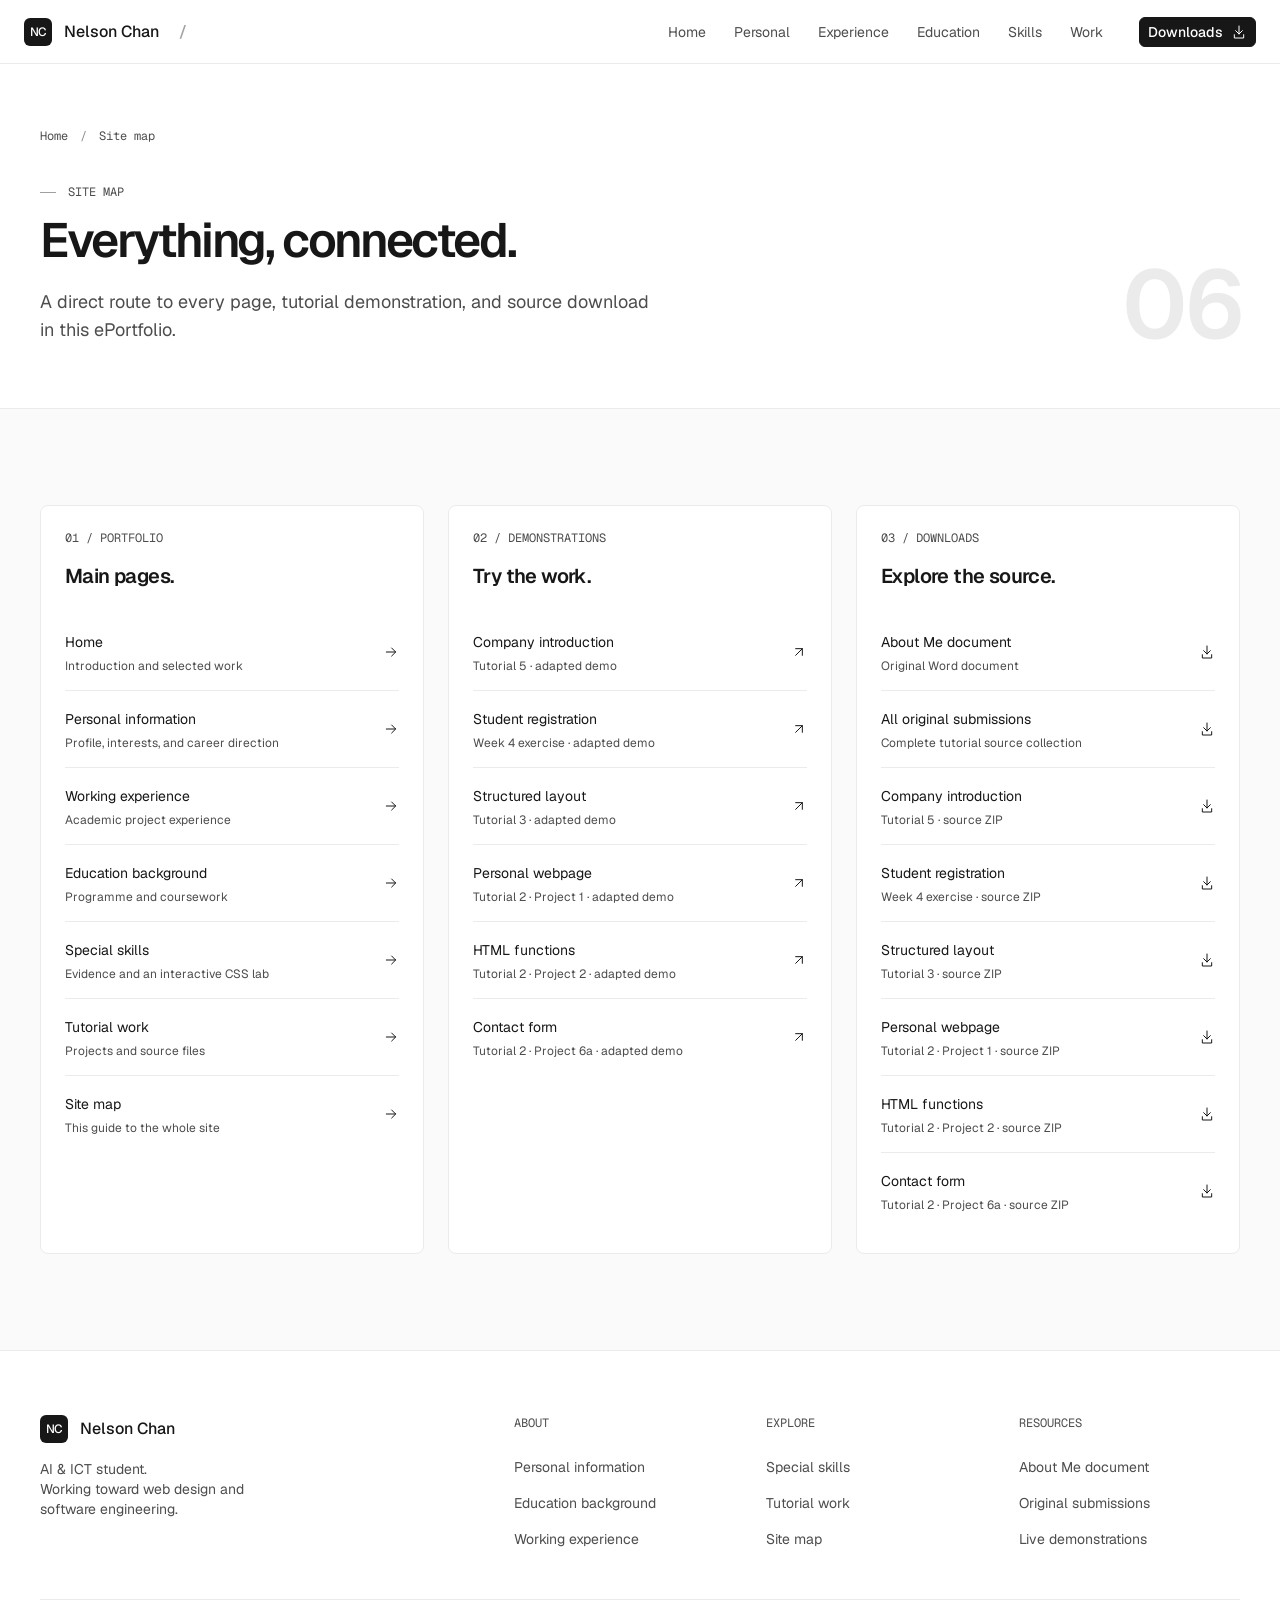
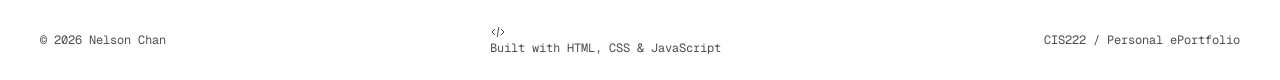
<file: sitemap.html>
<!doctype html>
<html lang="en" class="no-js"><head><meta charset="utf-8"><meta name="viewport" content="width=device-width, initial-scale=1"><title>Site map — Nelson Chan</title><meta name="description" content="All pages, working tutorial demonstrations, and original source downloads in Nelson Chan’s ePortfolio."><meta name="theme-color" content="#ffffff"><link rel="icon" href="images/favicon.svg" type="image/svg+xml"><link rel="preload" href="fonts/geist-regular.ttf" as="font" type="font/ttf" crossorigin><link rel="preload" href="fonts/geist-semibold.ttf" as="font" type="font/ttf" crossorigin><link rel="stylesheet" href="css/style.css"><script src="js/main.js" defer></script></head><body><a class="skip" href="#main">Skip to content</a><header class="site-header" id="page-top" tabindex="-1"><div class="wide nav-inner"><a class="brand" href="index.html" aria-label="Nelson Chan, home"><span class="brand-mark">NC</span>Nelson Chan<span class="brand-divider" aria-hidden="true">/</span></a><nav class="site-nav" id="site-nav" aria-label="Main navigation"><a href="index.html">Home</a><a href="personal.html">Personal</a><a href="experience.html">Experience</a><a href="education.html">Education</a><a href="skills.html">Skills</a><a href="work.html">Work</a></nav><div class="nav-end"><a class="nav-cta" href="work.html#downloads"><span>Downloads</span><svg class="icon-sm" width="20" height="20" viewBox="0 0 24 24" fill="none" stroke="currentColor" stroke-width="1.5" stroke-linecap="round" stroke-linejoin="round" aria-hidden="true"><path d="M12 3v12m-5-5 5 5 5-5M5 16v5h14v-5"/></svg></a></div><button class="menu-toggle" id="menu-toggle" type="button" aria-expanded="false" aria-controls="site-nav" aria-label="Open navigation"><svg class="icon" width="20" height="20" viewBox="0 0 24 24" fill="none" stroke="currentColor" stroke-width="1.5" stroke-linecap="round" stroke-linejoin="round" aria-hidden="true"><path d="M4 7h16M4 12h16M4 17h16"/></svg><span class="screen-reader-only">Menu</span></button></div></header><main id="main"><section class="page-hero"><span class="page-number" aria-hidden="true">06</span><div class="container"><nav class="breadcrumb" aria-label="Breadcrumb"><a href="index.html">Home</a><span aria-hidden="true">/</span><span aria-current="page">Site map</span></nav><span class="eyebrow">Site map</span><h1>Everything, connected.</h1><p class="lead">A direct route to every page, tutorial demonstration, and source download in this ePortfolio.</p></div></section><section class="band"><div class="container"><div class="sitemap-grid"><section class="sitemap-group reveal"><span class="label">01 / Portfolio</span><h2>Main pages.</h2><ul class="sitemap-links"><li><a href="index.html"><span>Home<small>Introduction and selected work</small></span><svg class="icon-sm" width="20" height="20" viewBox="0 0 24 24" fill="none" stroke="currentColor" stroke-width="1.5" stroke-linecap="round" stroke-linejoin="round" aria-hidden="true"><path d="M5 12h14m-6-6 6 6-6 6"/></svg></a></li><li><a href="personal.html"><span>Personal information<small>Profile, interests, and career direction</small></span><svg class="icon-sm" width="20" height="20" viewBox="0 0 24 24" fill="none" stroke="currentColor" stroke-width="1.5" stroke-linecap="round" stroke-linejoin="round" aria-hidden="true"><path d="M5 12h14m-6-6 6 6-6 6"/></svg></a></li><li><a href="experience.html"><span>Working experience<small>Academic project experience</small></span><svg class="icon-sm" width="20" height="20" viewBox="0 0 24 24" fill="none" stroke="currentColor" stroke-width="1.5" stroke-linecap="round" stroke-linejoin="round" aria-hidden="true"><path d="M5 12h14m-6-6 6 6-6 6"/></svg></a></li><li><a href="education.html"><span>Education background<small>Programme and coursework</small></span><svg class="icon-sm" width="20" height="20" viewBox="0 0 24 24" fill="none" stroke="currentColor" stroke-width="1.5" stroke-linecap="round" stroke-linejoin="round" aria-hidden="true"><path d="M5 12h14m-6-6 6 6-6 6"/></svg></a></li><li><a href="skills.html"><span>Special skills<small>Evidence and an interactive CSS lab</small></span><svg class="icon-sm" width="20" height="20" viewBox="0 0 24 24" fill="none" stroke="currentColor" stroke-width="1.5" stroke-linecap="round" stroke-linejoin="round" aria-hidden="true"><path d="M5 12h14m-6-6 6 6-6 6"/></svg></a></li><li><a href="work.html"><span>Tutorial work<small>Projects and source files</small></span><svg class="icon-sm" width="20" height="20" viewBox="0 0 24 24" fill="none" stroke="currentColor" stroke-width="1.5" stroke-linecap="round" stroke-linejoin="round" aria-hidden="true"><path d="M5 12h14m-6-6 6 6-6 6"/></svg></a></li><li><a href="sitemap.html"><span>Site map<small>This guide to the whole site</small></span><svg class="icon-sm" width="20" height="20" viewBox="0 0 24 24" fill="none" stroke="currentColor" stroke-width="1.5" stroke-linecap="round" stroke-linejoin="round" aria-hidden="true"><path d="M5 12h14m-6-6 6 6-6 6"/></svg></a></li></ul></section><section class="sitemap-group reveal" id="demos"><span class="label">02 / Demonstrations</span><h2>Try the work.</h2><ul class="sitemap-links"><li><a href="demos/techcorp/index.html"><span>Company introduction<small>Tutorial 5 · adapted demo</small></span><svg class="icon-sm" width="20" height="20" viewBox="0 0 24 24" fill="none" stroke="currentColor" stroke-width="1.5" stroke-linecap="round" stroke-linejoin="round" aria-hidden="true"><path d="M7 17 17 7M7 7h10v10"/></svg></a></li><li><a href="demos/registration/index.html"><span>Student registration<small>Week 4 exercise · adapted demo</small></span><svg class="icon-sm" width="20" height="20" viewBox="0 0 24 24" fill="none" stroke="currentColor" stroke-width="1.5" stroke-linecap="round" stroke-linejoin="round" aria-hidden="true"><path d="M7 17 17 7M7 7h10v10"/></svg></a></li><li><a href="demos/layout/index.html"><span>Structured layout<small>Tutorial 3 · adapted demo</small></span><svg class="icon-sm" width="20" height="20" viewBox="0 0 24 24" fill="none" stroke="currentColor" stroke-width="1.5" stroke-linecap="round" stroke-linejoin="round" aria-hidden="true"><path d="M7 17 17 7M7 7h10v10"/></svg></a></li><li><a href="demos/personal/index.html"><span>Personal webpage<small>Tutorial 2 · Project 1 · adapted demo</small></span><svg class="icon-sm" width="20" height="20" viewBox="0 0 24 24" fill="none" stroke="currentColor" stroke-width="1.5" stroke-linecap="round" stroke-linejoin="round" aria-hidden="true"><path d="M7 17 17 7M7 7h10v10"/></svg></a></li><li><a href="demos/functions/index.html"><span>HTML functions<small>Tutorial 2 · Project 2 · adapted demo</small></span><svg class="icon-sm" width="20" height="20" viewBox="0 0 24 24" fill="none" stroke="currentColor" stroke-width="1.5" stroke-linecap="round" stroke-linejoin="round" aria-hidden="true"><path d="M7 17 17 7M7 7h10v10"/></svg></a></li><li><a href="demos/contact/index.html"><span>Contact form<small>Tutorial 2 · Project 6a · adapted demo</small></span><svg class="icon-sm" width="20" height="20" viewBox="0 0 24 24" fill="none" stroke="currentColor" stroke-width="1.5" stroke-linecap="round" stroke-linejoin="round" aria-hidden="true"><path d="M7 17 17 7M7 7h10v10"/></svg></a></li></ul></section><section class="sitemap-group reveal"><span class="label">03 / Downloads</span><h2>Explore the source.</h2><ul class="sitemap-links"><li><a href="downloads/AboutMe.docx" download><span>About Me document<small>Original Word document</small></span><svg class="icon-sm" width="20" height="20" viewBox="0 0 24 24" fill="none" stroke="currentColor" stroke-width="1.5" stroke-linecap="round" stroke-linejoin="round" aria-hidden="true"><path d="M12 3v12m-5-5 5 5 5-5M5 16v5h14v-5"/></svg></a></li><li><a href="downloads/all-original-submissions.zip" download><span>All original submissions<small>Complete tutorial source collection</small></span><svg class="icon-sm" width="20" height="20" viewBox="0 0 24 24" fill="none" stroke="currentColor" stroke-width="1.5" stroke-linecap="round" stroke-linejoin="round" aria-hidden="true"><path d="M12 3v12m-5-5 5 5 5-5M5 16v5h14v-5"/></svg></a></li><li><a href="downloads/techcorp-original.zip" download><span>Company introduction<small>Tutorial 5 · source ZIP</small></span><svg class="icon-sm" width="20" height="20" viewBox="0 0 24 24" fill="none" stroke="currentColor" stroke-width="1.5" stroke-linecap="round" stroke-linejoin="round" aria-hidden="true"><path d="M12 3v12m-5-5 5 5 5-5M5 16v5h14v-5"/></svg></a></li><li><a href="downloads/registration-original.zip" download><span>Student registration<small>Week 4 exercise · source ZIP</small></span><svg class="icon-sm" width="20" height="20" viewBox="0 0 24 24" fill="none" stroke="currentColor" stroke-width="1.5" stroke-linecap="round" stroke-linejoin="round" aria-hidden="true"><path d="M12 3v12m-5-5 5 5 5-5M5 16v5h14v-5"/></svg></a></li><li><a href="downloads/layout-original.zip" download><span>Structured layout<small>Tutorial 3 · source ZIP</small></span><svg class="icon-sm" width="20" height="20" viewBox="0 0 24 24" fill="none" stroke="currentColor" stroke-width="1.5" stroke-linecap="round" stroke-linejoin="round" aria-hidden="true"><path d="M12 3v12m-5-5 5 5 5-5M5 16v5h14v-5"/></svg></a></li><li><a href="downloads/personal-original.zip" download><span>Personal webpage<small>Tutorial 2 · Project 1 · source ZIP</small></span><svg class="icon-sm" width="20" height="20" viewBox="0 0 24 24" fill="none" stroke="currentColor" stroke-width="1.5" stroke-linecap="round" stroke-linejoin="round" aria-hidden="true"><path d="M12 3v12m-5-5 5 5 5-5M5 16v5h14v-5"/></svg></a></li><li><a href="downloads/functions-original.zip" download><span>HTML functions<small>Tutorial 2 · Project 2 · source ZIP</small></span><svg class="icon-sm" width="20" height="20" viewBox="0 0 24 24" fill="none" stroke="currentColor" stroke-width="1.5" stroke-linecap="round" stroke-linejoin="round" aria-hidden="true"><path d="M12 3v12m-5-5 5 5 5-5M5 16v5h14v-5"/></svg></a></li><li><a href="downloads/contact-original.zip" download><span>Contact form<small>Tutorial 2 · Project 6a · source ZIP</small></span><svg class="icon-sm" width="20" height="20" viewBox="0 0 24 24" fill="none" stroke="currentColor" stroke-width="1.5" stroke-linecap="round" stroke-linejoin="round" aria-hidden="true"><path d="M12 3v12m-5-5 5 5 5-5M5 16v5h14v-5"/></svg></a></li></ul></section></div></div></section></main><footer class="site-footer"><div class="container"><div class="footer-grid"><div class="footer-about"><a class="brand" href="index.html"><span class="brand-mark">NC</span>Nelson Chan</a><p>AI &amp; ICT student.<br>Working toward web design and software engineering.</p></div><div class="footer-col"><span class="label">About</span><ul><li><a href="personal.html">Personal information</a></li><li><a href="education.html">Education background</a></li><li><a href="experience.html">Working experience</a></li></ul></div><div class="footer-col"><span class="label">Explore</span><ul><li><a href="skills.html">Special skills</a></li><li><a href="work.html">Tutorial work</a></li><li><a href="sitemap.html">Site map</a></li></ul></div><div class="footer-col"><span class="label">Resources</span><ul><li><a href="downloads/AboutMe.docx" download>About Me document</a></li><li><a href="work.html#downloads">Original submissions</a></li><li><a href="sitemap.html#demos">Live demonstrations</a></li></ul></div></div><div class="footer-bottom"><span>© 2026 Nelson Chan</span><span><svg class="icon-sm" width="20" height="20" viewBox="0 0 24 24" fill="none" stroke="currentColor" stroke-width="1.5" stroke-linecap="round" stroke-linejoin="round" aria-hidden="true"><path d="m7 8-4 4 4 4m10-8 4 4-4 4m-4-11-2 14"/></svg>Built with HTML, CSS &amp; JavaScript</span><span>CIS222 / Personal ePortfolio</span></div></div></footer><button class="back-top js-only" id="back-top" type="button" aria-label="Back to top" hidden><svg class="icon" width="20" height="20" viewBox="0 0 24 24" fill="none" stroke="currentColor" stroke-width="1.5" stroke-linecap="round" stroke-linejoin="round" aria-hidden="true"><path d="M12 19V5m-6 6 6-6 6 6"/></svg></button></body></html>
</file>
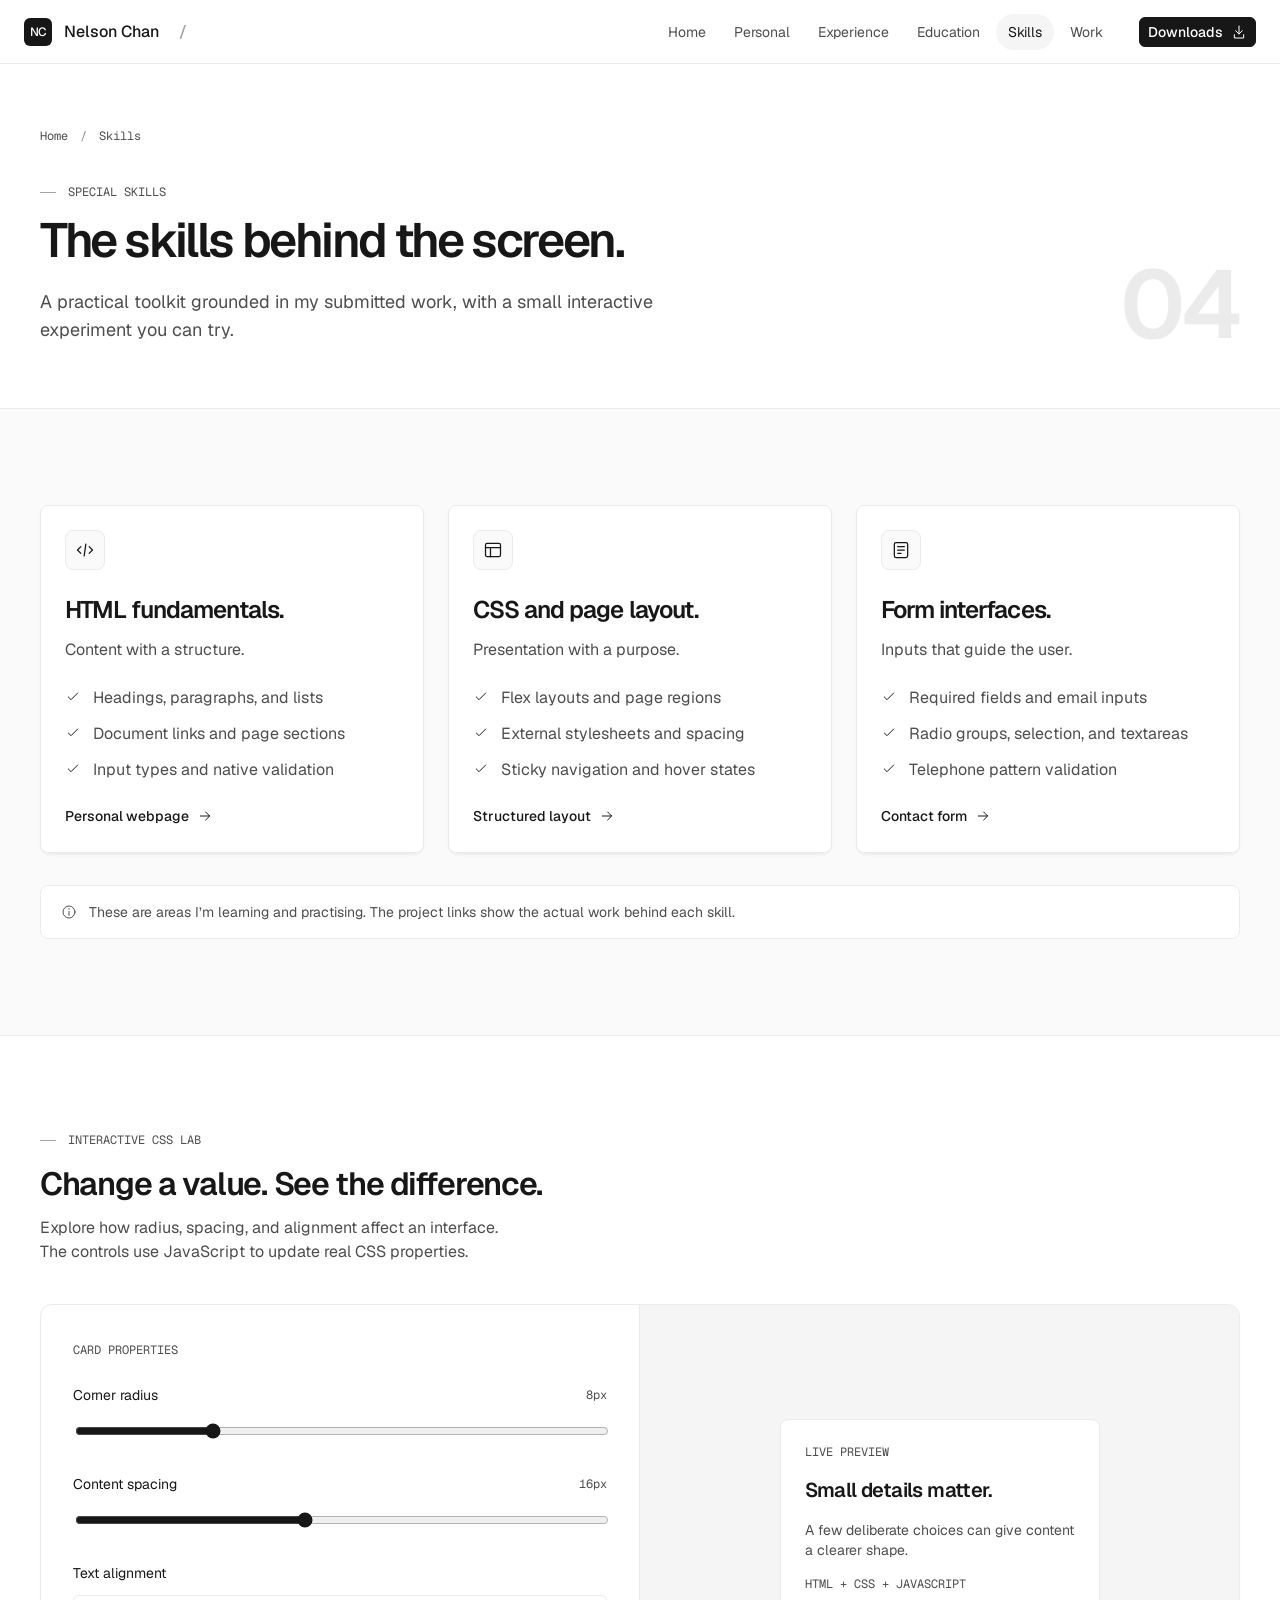
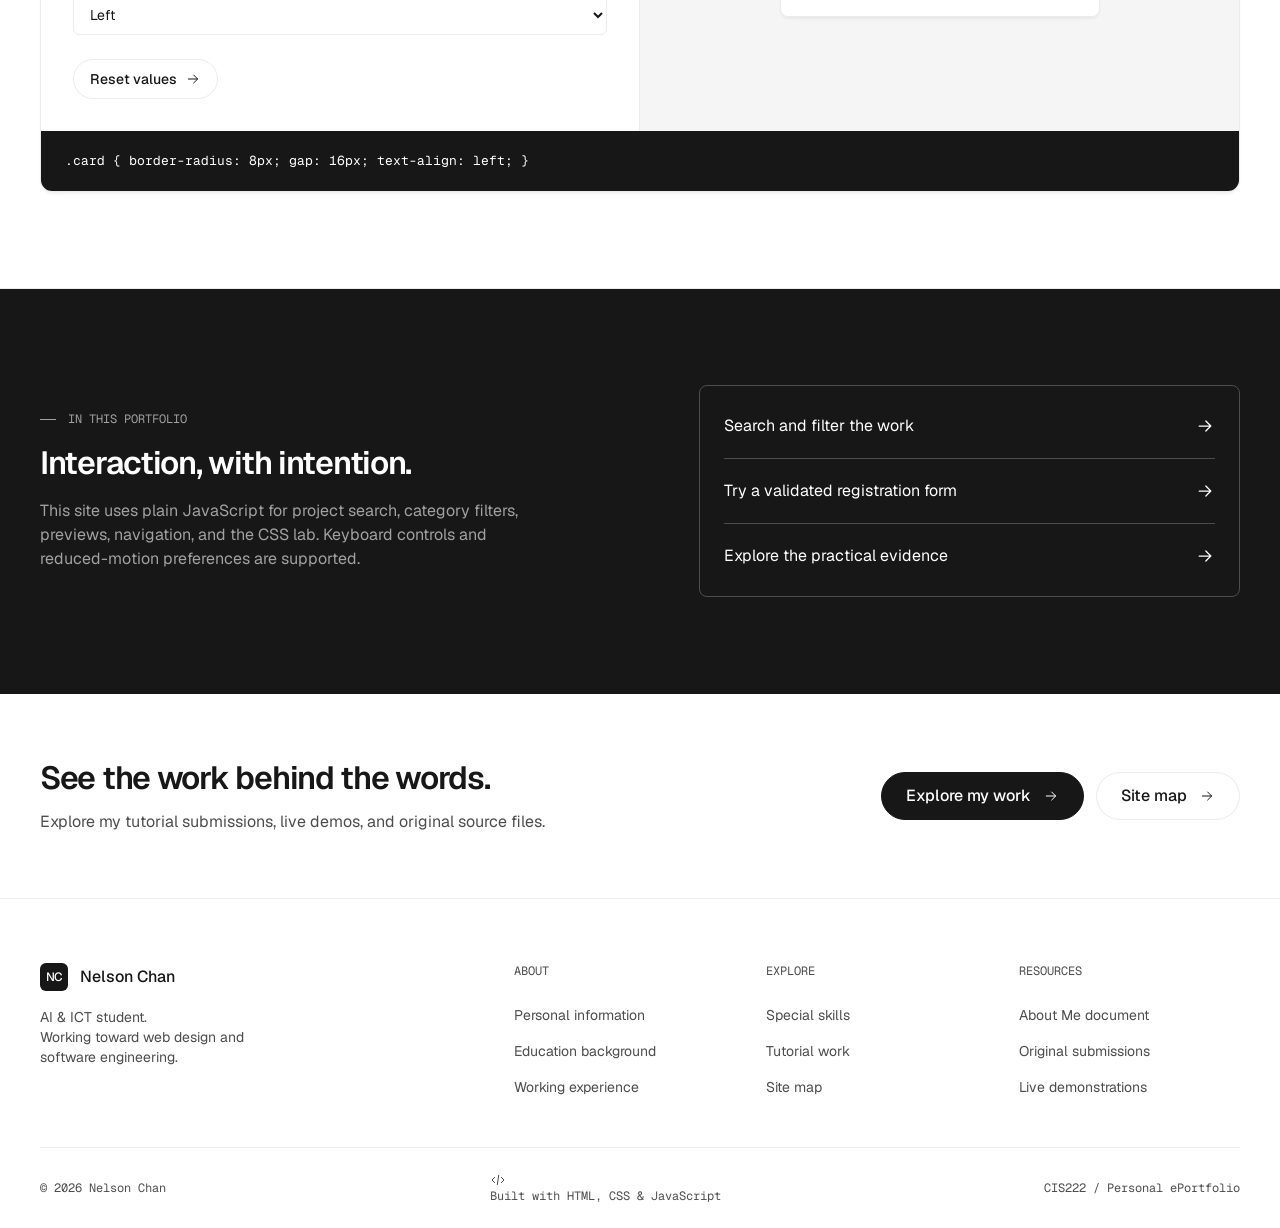
<file: skills.html>
<!doctype html>
<html lang="en" class="no-js"><head><meta charset="utf-8"><meta name="viewport" content="width=device-width, initial-scale=1"><title>Special skills — Nelson Chan</title><meta name="description" content="Explore Nelson Chan’s HTML, CSS, layout, and form skills with source evidence and an interactive CSS playground."><meta name="theme-color" content="#ffffff"><link rel="icon" href="images/favicon.svg" type="image/svg+xml"><link rel="preload" href="fonts/geist-regular.ttf" as="font" type="font/ttf" crossorigin><link rel="preload" href="fonts/geist-semibold.ttf" as="font" type="font/ttf" crossorigin><link rel="stylesheet" href="css/style.css"><script src="js/main.js" defer></script></head><body><a class="skip" href="#main">Skip to content</a><header class="site-header" id="page-top" tabindex="-1"><div class="wide nav-inner"><a class="brand" href="index.html" aria-label="Nelson Chan, home"><span class="brand-mark">NC</span>Nelson Chan<span class="brand-divider" aria-hidden="true">/</span></a><nav class="site-nav" id="site-nav" aria-label="Main navigation"><a href="index.html">Home</a><a href="personal.html">Personal</a><a href="experience.html">Experience</a><a href="education.html">Education</a><a href="skills.html" aria-current="page">Skills</a><a href="work.html">Work</a></nav><div class="nav-end"><a class="nav-cta" href="work.html#downloads"><span>Downloads</span><svg class="icon-sm" width="20" height="20" viewBox="0 0 24 24" fill="none" stroke="currentColor" stroke-width="1.5" stroke-linecap="round" stroke-linejoin="round" aria-hidden="true"><path d="M12 3v12m-5-5 5 5 5-5M5 16v5h14v-5"/></svg></a></div><button class="menu-toggle" id="menu-toggle" type="button" aria-expanded="false" aria-controls="site-nav" aria-label="Open navigation"><svg class="icon" width="20" height="20" viewBox="0 0 24 24" fill="none" stroke="currentColor" stroke-width="1.5" stroke-linecap="round" stroke-linejoin="round" aria-hidden="true"><path d="M4 7h16M4 12h16M4 17h16"/></svg><span class="screen-reader-only">Menu</span></button></div></header><main id="main"><section class="page-hero"><span class="page-number" aria-hidden="true">04</span><div class="container"><nav class="breadcrumb" aria-label="Breadcrumb"><a href="index.html">Home</a><span aria-hidden="true">/</span><span aria-current="page">Skills</span></nav><span class="eyebrow">Special skills</span><h1>The skills behind the screen.</h1><p class="lead">A practical toolkit grounded in my submitted work, with a small interactive experiment you can try.</p></div></section><section class="band"><div class="container"><div class="grid-3"><article class="card reveal"><div class="icon-frame"><svg class="icon" width="20" height="20" viewBox="0 0 24 24" fill="none" stroke="currentColor" stroke-width="1.5" stroke-linecap="round" stroke-linejoin="round" aria-hidden="true"><path d="m7 8-4 4 4 4m10-8 4 4-4 4m-4-11-2 14"/></svg></div><h3>HTML fundamentals.</h3><p>Content with a structure.</p><ul class="skill-list"><li><svg class="icon-sm" width="20" height="20" viewBox="0 0 24 24" fill="none" stroke="currentColor" stroke-width="1.5" stroke-linecap="round" stroke-linejoin="round" aria-hidden="true"><path d="m5 12 4 4L19 6"/></svg><span>Headings, paragraphs, and lists</span></li><li><svg class="icon-sm" width="20" height="20" viewBox="0 0 24 24" fill="none" stroke="currentColor" stroke-width="1.5" stroke-linecap="round" stroke-linejoin="round" aria-hidden="true"><path d="m5 12 4 4L19 6"/></svg><span>Document links and page sections</span></li><li><svg class="icon-sm" width="20" height="20" viewBox="0 0 24 24" fill="none" stroke="currentColor" stroke-width="1.5" stroke-linecap="round" stroke-linejoin="round" aria-hidden="true"><path d="m5 12 4 4L19 6"/></svg><span>Input types and native validation</span></li></ul><a class="text-link" href="demos/personal/index.html" >Personal webpage<svg class="icon-sm" width="20" height="20" viewBox="0 0 24 24" fill="none" stroke="currentColor" stroke-width="1.5" stroke-linecap="round" stroke-linejoin="round" aria-hidden="true"><path d="M5 12h14m-6-6 6 6-6 6"/></svg></a></article><article class="card reveal"><div class="icon-frame"><svg class="icon" width="20" height="20" viewBox="0 0 24 24" fill="none" stroke="currentColor" stroke-width="1.5" stroke-linecap="round" stroke-linejoin="round" aria-hidden="true"><rect x="3" y="4" width="18" height="16" rx="2"/><path d="M3 9h18M9 9v11"/></svg></div><h3>CSS and page layout.</h3><p>Presentation with a purpose.</p><ul class="skill-list"><li><svg class="icon-sm" width="20" height="20" viewBox="0 0 24 24" fill="none" stroke="currentColor" stroke-width="1.5" stroke-linecap="round" stroke-linejoin="round" aria-hidden="true"><path d="m5 12 4 4L19 6"/></svg><span>Flex layouts and page regions</span></li><li><svg class="icon-sm" width="20" height="20" viewBox="0 0 24 24" fill="none" stroke="currentColor" stroke-width="1.5" stroke-linecap="round" stroke-linejoin="round" aria-hidden="true"><path d="m5 12 4 4L19 6"/></svg><span>External stylesheets and spacing</span></li><li><svg class="icon-sm" width="20" height="20" viewBox="0 0 24 24" fill="none" stroke="currentColor" stroke-width="1.5" stroke-linecap="round" stroke-linejoin="round" aria-hidden="true"><path d="m5 12 4 4L19 6"/></svg><span>Sticky navigation and hover states</span></li></ul><a class="text-link" href="demos/layout/index.html" >Structured layout<svg class="icon-sm" width="20" height="20" viewBox="0 0 24 24" fill="none" stroke="currentColor" stroke-width="1.5" stroke-linecap="round" stroke-linejoin="round" aria-hidden="true"><path d="M5 12h14m-6-6 6 6-6 6"/></svg></a></article><article class="card reveal"><div class="icon-frame"><svg class="icon" width="20" height="20" viewBox="0 0 24 24" fill="none" stroke="currentColor" stroke-width="1.5" stroke-linecap="round" stroke-linejoin="round" aria-hidden="true"><rect x="4" y="3" width="16" height="18" rx="2"/><path d="M8 8h8m-8 4h8m-8 4h4"/></svg></div><h3>Form interfaces.</h3><p>Inputs that guide the user.</p><ul class="skill-list"><li><svg class="icon-sm" width="20" height="20" viewBox="0 0 24 24" fill="none" stroke="currentColor" stroke-width="1.5" stroke-linecap="round" stroke-linejoin="round" aria-hidden="true"><path d="m5 12 4 4L19 6"/></svg><span>Required fields and email inputs</span></li><li><svg class="icon-sm" width="20" height="20" viewBox="0 0 24 24" fill="none" stroke="currentColor" stroke-width="1.5" stroke-linecap="round" stroke-linejoin="round" aria-hidden="true"><path d="m5 12 4 4L19 6"/></svg><span>Radio groups, selection, and textareas</span></li><li><svg class="icon-sm" width="20" height="20" viewBox="0 0 24 24" fill="none" stroke="currentColor" stroke-width="1.5" stroke-linecap="round" stroke-linejoin="round" aria-hidden="true"><path d="m5 12 4 4L19 6"/></svg><span>Telephone pattern validation</span></li></ul><a class="text-link" href="demos/contact/index.html" >Contact form<svg class="icon-sm" width="20" height="20" viewBox="0 0 24 24" fill="none" stroke="currentColor" stroke-width="1.5" stroke-linecap="round" stroke-linejoin="round" aria-hidden="true"><path d="M5 12h14m-6-6 6 6-6 6"/></svg></a></article></div><div class="notice reveal"><svg class="icon-sm" width="20" height="20" viewBox="0 0 24 24" fill="none" stroke="currentColor" stroke-width="1.5" stroke-linecap="round" stroke-linejoin="round" aria-hidden="true"><circle cx="12" cy="12" r="9"/><path d="M12 11v6M12 7v1"/></svg><p>These are areas I’m learning and practising. The project links show the actual work behind each skill.</p></div></div></section><section class="band white"><div class="container"><div class="section-heading reveal"><div><span class="eyebrow">Interactive CSS lab</span><h2>Change a value. See the difference.</h2><p>Explore how radius, spacing, and alignment affect an interface. The controls use JavaScript to update real CSS properties.</p></div></div><noscript><p class="noscript-note">Enable JavaScript to use the controls. The default card and its CSS remain visible.</p></noscript><div class="playground reveal"><div class="playground-controls"><span class="label">Card properties</span><div class="control-group"><label for="radius-control">Corner radius<output id="radius-value" for="radius-control">8px</output></label><input id="radius-control" type="range" min="0" max="32" step="4" value="8" data-playground-control></div><div class="control-group"><label for="gap-control">Content spacing<output id="gap-value" for="gap-control">16px</output></label><input id="gap-control" type="range" min="4" max="32" step="4" value="16" data-playground-control></div><div class="control-group"><label for="align-control">Text alignment</label><select id="align-control" data-playground-control><option value="left">Left</option><option value="center">Centre</option><option value="right">Right</option></select></div><button type="button" id="reset-playground" class="button secondary small" style="margin-top:24px">Reset values<svg class="icon-sm" width="20" height="20" viewBox="0 0 24 24" fill="none" stroke="currentColor" stroke-width="1.5" stroke-linecap="round" stroke-linejoin="round" aria-hidden="true"><path d="M5 12h14m-6-6 6 6-6 6"/></svg></button></div><div class="playground-demo"><div class="playground-sample" id="playground-sample"><span class="label">Live preview</span><h4>Small details matter.</h4><p>A few deliberate choices can give content a clearer shape.</p><span class="label">HTML + CSS + JavaScript</span></div></div><code class="playground-code" id="playground-code" aria-live="polite">.card { border-radius: 8px; gap: 16px; text-align: left; }</code></div></div></section><section class="dark-band"><div class="container dark-inner"><div class="reveal"><span class="eyebrow">In this portfolio</span><h2>Interaction, with intention.</h2><p>This site uses plain JavaScript for project search, category filters, previews, navigation, and the CSS lab. Keyboard controls and reduced-motion preferences are supported.</p></div><div class="dark-list reveal"><a href="work.html"><span>Search and filter the work</span><svg class="icon" width="20" height="20" viewBox="0 0 24 24" fill="none" stroke="currentColor" stroke-width="1.5" stroke-linecap="round" stroke-linejoin="round" aria-hidden="true"><path d="M5 12h14m-6-6 6 6-6 6"/></svg></a><a href="demos/registration/index.html"><span>Try a validated registration form</span><svg class="icon" width="20" height="20" viewBox="0 0 24 24" fill="none" stroke="currentColor" stroke-width="1.5" stroke-linecap="round" stroke-linejoin="round" aria-hidden="true"><path d="M5 12h14m-6-6 6 6-6 6"/></svg></a><a href="experience.html"><span>Explore the practical evidence</span><svg class="icon" width="20" height="20" viewBox="0 0 24 24" fill="none" stroke="currentColor" stroke-width="1.5" stroke-linecap="round" stroke-linejoin="round" aria-hidden="true"><path d="M5 12h14m-6-6 6 6-6 6"/></svg></a></div></div></section><section class="cta-section"><div class="container cta-inner"><div><h2>See the work behind the words.</h2><p>Explore my tutorial submissions, live demos, and original source files.</p></div><div class="actions"><a class="button" href="work.html" >Explore my work<svg class="icon-sm" width="20" height="20" viewBox="0 0 24 24" fill="none" stroke="currentColor" stroke-width="1.5" stroke-linecap="round" stroke-linejoin="round" aria-hidden="true"><path d="M5 12h14m-6-6 6 6-6 6"/></svg></a><a class="button secondary" href="sitemap.html" >Site map<svg class="icon-sm" width="20" height="20" viewBox="0 0 24 24" fill="none" stroke="currentColor" stroke-width="1.5" stroke-linecap="round" stroke-linejoin="round" aria-hidden="true"><path d="M5 12h14m-6-6 6 6-6 6"/></svg></a></div></div></section></main><footer class="site-footer"><div class="container"><div class="footer-grid"><div class="footer-about"><a class="brand" href="index.html"><span class="brand-mark">NC</span>Nelson Chan</a><p>AI &amp; ICT student.<br>Working toward web design and software engineering.</p></div><div class="footer-col"><span class="label">About</span><ul><li><a href="personal.html">Personal information</a></li><li><a href="education.html">Education background</a></li><li><a href="experience.html">Working experience</a></li></ul></div><div class="footer-col"><span class="label">Explore</span><ul><li><a href="skills.html">Special skills</a></li><li><a href="work.html">Tutorial work</a></li><li><a href="sitemap.html">Site map</a></li></ul></div><div class="footer-col"><span class="label">Resources</span><ul><li><a href="downloads/AboutMe.docx" download>About Me document</a></li><li><a href="work.html#downloads">Original submissions</a></li><li><a href="sitemap.html#demos">Live demonstrations</a></li></ul></div></div><div class="footer-bottom"><span>© 2026 Nelson Chan</span><span><svg class="icon-sm" width="20" height="20" viewBox="0 0 24 24" fill="none" stroke="currentColor" stroke-width="1.5" stroke-linecap="round" stroke-linejoin="round" aria-hidden="true"><path d="m7 8-4 4 4 4m10-8 4 4-4 4m-4-11-2 14"/></svg>Built with HTML, CSS &amp; JavaScript</span><span>CIS222 / Personal ePortfolio</span></div></div></footer><button class="back-top js-only" id="back-top" type="button" aria-label="Back to top" hidden><svg class="icon" width="20" height="20" viewBox="0 0 24 24" fill="none" stroke="currentColor" stroke-width="1.5" stroke-linecap="round" stroke-linejoin="round" aria-hidden="true"><path d="M12 19V5m-6 6 6-6 6 6"/></svg></button></body></html>
</file>
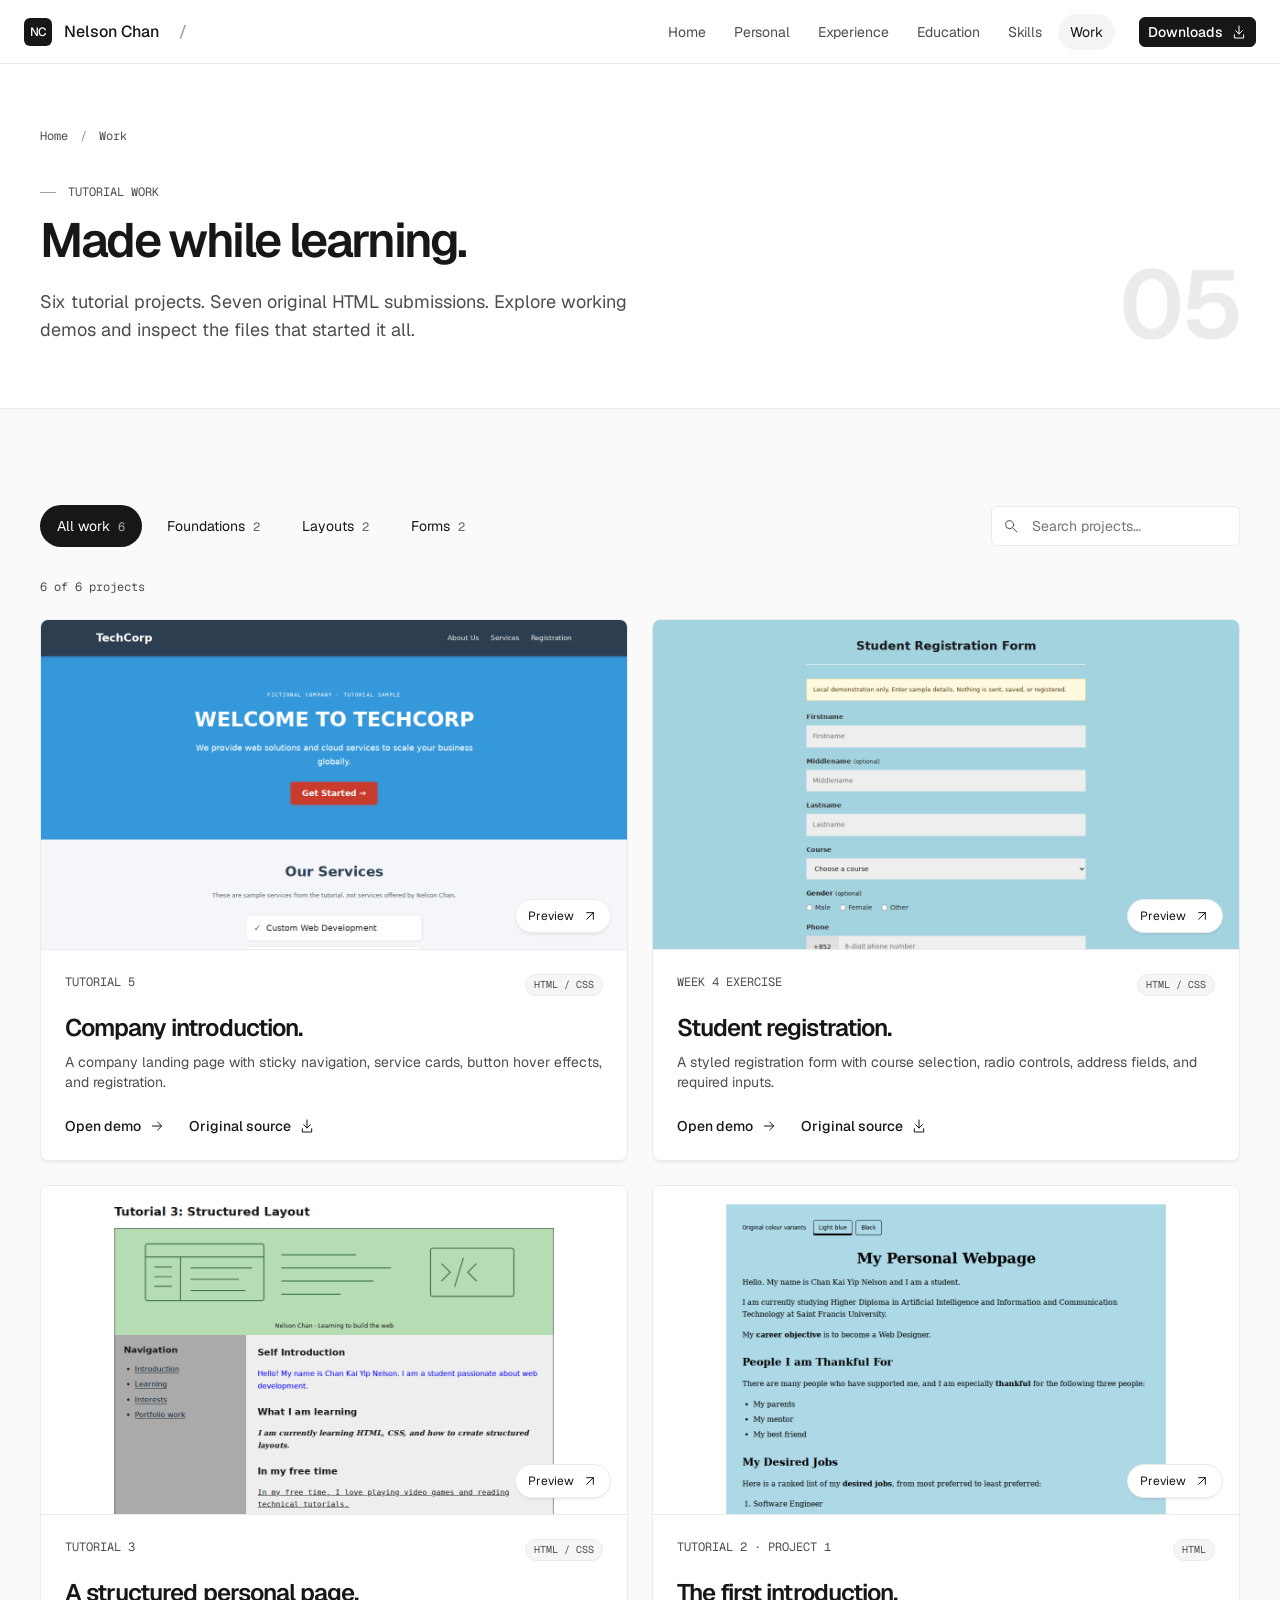
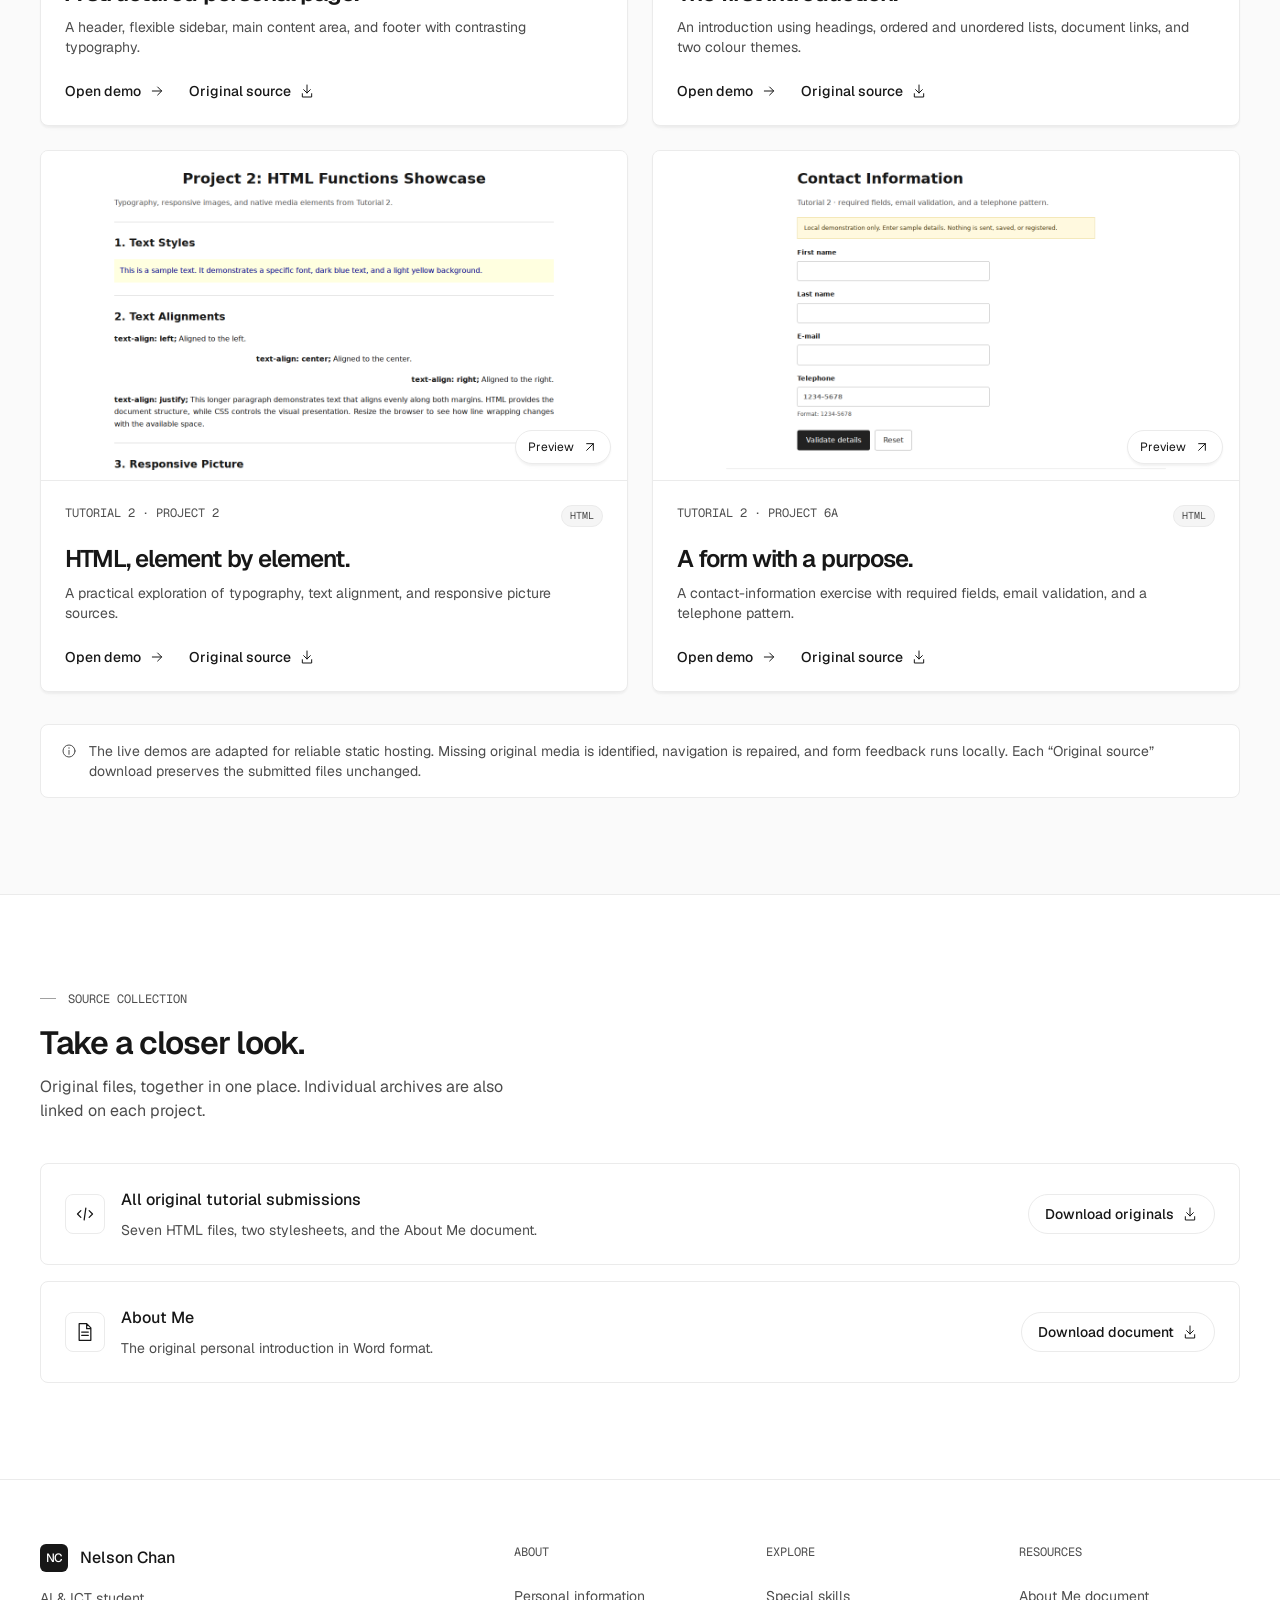
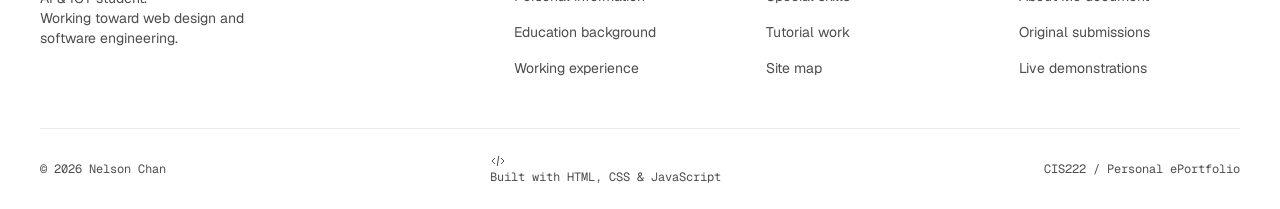
<file: work.html>
<!doctype html>
<html lang="en" class="no-js"><head><meta charset="utf-8"><meta name="viewport" content="width=device-width, initial-scale=1"><title>Tutorial work — Nelson Chan</title><meta name="description" content="Six real tutorial projects from Nelson Chan: working demos and original downloadable HTML and CSS submissions."><meta name="theme-color" content="#ffffff"><link rel="icon" href="images/favicon.svg" type="image/svg+xml"><link rel="preload" href="fonts/geist-regular.ttf" as="font" type="font/ttf" crossorigin><link rel="preload" href="fonts/geist-semibold.ttf" as="font" type="font/ttf" crossorigin><link rel="stylesheet" href="css/style.css"><script src="js/main.js" defer></script></head><body><a class="skip" href="#main">Skip to content</a><header class="site-header" id="page-top" tabindex="-1"><div class="wide nav-inner"><a class="brand" href="index.html" aria-label="Nelson Chan, home"><span class="brand-mark">NC</span>Nelson Chan<span class="brand-divider" aria-hidden="true">/</span></a><nav class="site-nav" id="site-nav" aria-label="Main navigation"><a href="index.html">Home</a><a href="personal.html">Personal</a><a href="experience.html">Experience</a><a href="education.html">Education</a><a href="skills.html">Skills</a><a href="work.html" aria-current="page">Work</a></nav><div class="nav-end"><a class="nav-cta" href="work.html#downloads"><span>Downloads</span><svg class="icon-sm" width="20" height="20" viewBox="0 0 24 24" fill="none" stroke="currentColor" stroke-width="1.5" stroke-linecap="round" stroke-linejoin="round" aria-hidden="true"><path d="M12 3v12m-5-5 5 5 5-5M5 16v5h14v-5"/></svg></a></div><button class="menu-toggle" id="menu-toggle" type="button" aria-expanded="false" aria-controls="site-nav" aria-label="Open navigation"><svg class="icon" width="20" height="20" viewBox="0 0 24 24" fill="none" stroke="currentColor" stroke-width="1.5" stroke-linecap="round" stroke-linejoin="round" aria-hidden="true"><path d="M4 7h16M4 12h16M4 17h16"/></svg><span class="screen-reader-only">Menu</span></button></div></header><main id="main"><section class="page-hero"><span class="page-number" aria-hidden="true">05</span><div class="container"><nav class="breadcrumb" aria-label="Breadcrumb"><a href="index.html">Home</a><span aria-hidden="true">/</span><span aria-current="page">Work</span></nav><span class="eyebrow">Tutorial work</span><h1>Made while learning.</h1><p class="lead">Six tutorial projects. Seven original HTML submissions. Explore working demos and inspect the files that started it all.</p></div></section><section class="band"><div class="container"><div class="work-tools js-only"><div class="filters" role="group" aria-label="Filter projects by category"><button class="filter" type="button" data-filter="all" aria-pressed="true">All work<span class="filter-count">6</span></button><button class="filter" type="button" data-filter="foundations" aria-pressed="false">Foundations<span class="filter-count">2</span></button><button class="filter" type="button" data-filter="layouts" aria-pressed="false">Layouts<span class="filter-count">2</span></button><button class="filter" type="button" data-filter="forms" aria-pressed="false">Forms<span class="filter-count">2</span></button></div><div class="search-field"><label class="screen-reader-only" for="project-search">Search tutorial projects</label><svg class="icon-sm" width="20" height="20" viewBox="0 0 24 24" fill="none" stroke="currentColor" stroke-width="1.5" stroke-linecap="round" stroke-linejoin="round" aria-hidden="true"><circle cx="10" cy="10" r="6"/><path d="m15 15 6 6"/></svg><input id="project-search" type="search" placeholder="Search projects…" autocomplete="off"></div></div><p class="results-line" id="project-count" role="status" aria-live="polite">6 of 6 projects</p><div class="project-grid"><article class="project-card reveal" data-project-card data-category="layouts" data-detail="TechCorp is a fictional company in the tutorial exercise. The adapted demo keeps the original layout and content, removes external icon/font dependencies, repairs the contact anchor, and handles registration locally. This is academic work, not employment." id="project-techcorp"><button class="project-cover" type="button" data-preview aria-label="Preview company introduction"><img src="images/work/techcorp.png" alt="Rendered preview of the adapted company introduction tutorial" width="1280" height="720" loading="lazy"><span class="preview-label">Preview <svg class="icon-sm" width="20" height="20" viewBox="0 0 24 24" fill="none" stroke="currentColor" stroke-width="1.5" stroke-linecap="round" stroke-linejoin="round" aria-hidden="true"><path d="M7 17 17 7M7 7h10v10"/></svg></span></button><div class="project-body"><div class="project-meta"><span class="label">Tutorial 5</span><span class="tag">HTML / CSS</span></div><h3>Company introduction.</h3><p data-description>A company landing page with sticky navigation, service cards, button hover effects, and registration.</p><div class="project-links"><a class="text-link" href="demos/techcorp/index.html" data-demo-link>Open demo<svg class="icon-sm" width="20" height="20" viewBox="0 0 24 24" fill="none" stroke="currentColor" stroke-width="1.5" stroke-linecap="round" stroke-linejoin="round" aria-hidden="true"><path d="M5 12h14m-6-6 6 6-6 6"/></svg></a><a class="text-link" href="downloads/techcorp-original.zip" download data-source-link>Original source<svg class="icon-sm" width="20" height="20" viewBox="0 0 24 24" fill="none" stroke="currentColor" stroke-width="1.5" stroke-linecap="round" stroke-linejoin="round" aria-hidden="true"><path d="M12 3v12m-5-5 5 5 5-5M5 16v5h14v-5"/></svg></a></div></div></article><article class="project-card reveal" data-project-card data-category="forms" data-detail="Based on the Week 4 HTML and external stylesheet. The adapted demo adds password confirmation and local feedback so it works on static hosting. It sends and stores no form data." id="project-registration"><button class="project-cover" type="button" data-preview aria-label="Preview student registration"><img src="images/work/registration.png" alt="Rendered preview of the adapted student registration tutorial" width="1280" height="720" loading="lazy"><span class="preview-label">Preview <svg class="icon-sm" width="20" height="20" viewBox="0 0 24 24" fill="none" stroke="currentColor" stroke-width="1.5" stroke-linecap="round" stroke-linejoin="round" aria-hidden="true"><path d="M7 17 17 7M7 7h10v10"/></svg></span></button><div class="project-body"><div class="project-meta"><span class="label">Week 4 exercise</span><span class="tag">HTML / CSS</span></div><h3>Student registration.</h3><p data-description>A styled registration form with course selection, radio controls, address fields, and required inputs.</p><div class="project-links"><a class="text-link" href="demos/registration/index.html" data-demo-link>Open demo<svg class="icon-sm" width="20" height="20" viewBox="0 0 24 24" fill="none" stroke="currentColor" stroke-width="1.5" stroke-linecap="round" stroke-linejoin="round" aria-hidden="true"><path d="M5 12h14m-6-6 6 6-6 6"/></svg></a><a class="text-link" href="downloads/registration-original.zip" download data-source-link>Original source<svg class="icon-sm" width="20" height="20" viewBox="0 0 24 24" fill="none" stroke="currentColor" stroke-width="1.5" stroke-linecap="round" stroke-linejoin="round" aria-hidden="true"><path d="M12 3v12m-5-5 5 5 5-5M5 16v5h14v-5"/></svg></a></div></div></article><article class="project-card reveal" data-project-card data-category="layouts" data-detail="The original uses a 30/70 flex layout and three text treatments. This responsive adaptation replaces the missing banner with an SVG and connects the placeholder navigation to real page sections." id="project-layout"><button class="project-cover" type="button" data-preview aria-label="Preview structured layout"><img src="images/work/layout.png" alt="Rendered preview of the adapted structured layout tutorial" width="1280" height="720" loading="lazy"><span class="preview-label">Preview <svg class="icon-sm" width="20" height="20" viewBox="0 0 24 24" fill="none" stroke="currentColor" stroke-width="1.5" stroke-linecap="round" stroke-linejoin="round" aria-hidden="true"><path d="M7 17 17 7M7 7h10v10"/></svg></span></button><div class="project-body"><div class="project-meta"><span class="label">Tutorial 3</span><span class="tag">HTML / CSS</span></div><h3>A structured personal page.</h3><p data-description>A header, flexible sidebar, main content area, and footer with contrasting typography.</p><div class="project-links"><a class="text-link" href="demos/layout/index.html" data-demo-link>Open demo<svg class="icon-sm" width="20" height="20" viewBox="0 0 24 24" fill="none" stroke="currentColor" stroke-width="1.5" stroke-linecap="round" stroke-linejoin="round" aria-hidden="true"><path d="M5 12h14m-6-6 6 6-6 6"/></svg></a><a class="text-link" href="downloads/layout-original.zip" download data-source-link>Original source<svg class="icon-sm" width="20" height="20" viewBox="0 0 24 24" fill="none" stroke="currentColor" stroke-width="1.5" stroke-linecap="round" stroke-linejoin="round" aria-hidden="true"><path d="M12 3v12m-5-5 5 5 5-5M5 16v5h14v-5"/></svg></a></div></div></article><article class="project-card reveal" data-project-card data-category="foundations" data-detail="Both original blue and black variants are included in the source download. The adapted demo provides a working theme switch and About Me download. The missing original photograph and audio are identified rather than replaced." id="project-personal"><button class="project-cover" type="button" data-preview aria-label="Preview personal webpage"><img src="images/work/personal.png" alt="Rendered preview of the adapted personal webpage tutorial" width="1280" height="720" loading="lazy"><span class="preview-label">Preview <svg class="icon-sm" width="20" height="20" viewBox="0 0 24 24" fill="none" stroke="currentColor" stroke-width="1.5" stroke-linecap="round" stroke-linejoin="round" aria-hidden="true"><path d="M7 17 17 7M7 7h10v10"/></svg></span></button><div class="project-body"><div class="project-meta"><span class="label">Tutorial 2 · Project 1</span><span class="tag">HTML</span></div><h3>The first introduction.</h3><p data-description>An introduction using headings, ordered and unordered lists, document links, and two colour themes.</p><div class="project-links"><a class="text-link" href="demos/personal/index.html" data-demo-link>Open demo<svg class="icon-sm" width="20" height="20" viewBox="0 0 24 24" fill="none" stroke="currentColor" stroke-width="1.5" stroke-linecap="round" stroke-linejoin="round" aria-hidden="true"><path d="M5 12h14m-6-6 6 6-6 6"/></svg></a><a class="text-link" href="downloads/personal-original.zip" download data-source-link>Original source<svg class="icon-sm" width="20" height="20" viewBox="0 0 24 24" fill="none" stroke="currentColor" stroke-width="1.5" stroke-linecap="round" stroke-linejoin="round" aria-hidden="true"><path d="M12 3v12m-5-5 5 5 5-5M5 16v5h14v-5"/></svg></a></div></div></article><article class="project-card reveal" data-project-card data-category="foundations" data-detail="The source includes picture, audio, video, and iframe markup. Those media files were not supplied. The adapted demo uses local responsive SVG diagrams for the picture example, retains the typography exercises, and explains the omitted media." id="project-functions"><button class="project-cover" type="button" data-preview aria-label="Preview html functions"><img src="images/work/functions.png" alt="Rendered preview of the adapted html functions tutorial" width="1280" height="720" loading="lazy"><span class="preview-label">Preview <svg class="icon-sm" width="20" height="20" viewBox="0 0 24 24" fill="none" stroke="currentColor" stroke-width="1.5" stroke-linecap="round" stroke-linejoin="round" aria-hidden="true"><path d="M7 17 17 7M7 7h10v10"/></svg></span></button><div class="project-body"><div class="project-meta"><span class="label">Tutorial 2 · Project 2</span><span class="tag">HTML</span></div><h3>HTML, element by element.</h3><p data-description>A practical exploration of typography, text alignment, and responsive picture sources.</p><div class="project-links"><a class="text-link" href="demos/functions/index.html" data-demo-link>Open demo<svg class="icon-sm" width="20" height="20" viewBox="0 0 24 24" fill="none" stroke="currentColor" stroke-width="1.5" stroke-linecap="round" stroke-linejoin="round" aria-hidden="true"><path d="M5 12h14m-6-6 6 6-6 6"/></svg></a><a class="text-link" href="downloads/functions-original.zip" download data-source-link>Original source<svg class="icon-sm" width="20" height="20" viewBox="0 0 24 24" fill="none" stroke="currentColor" stroke-width="1.5" stroke-linecap="round" stroke-linejoin="round" aria-hidden="true"><path d="M12 3v12m-5-5 5 5 5-5M5 16v5h14v-5"/></svg></a></div></div></article><article class="project-card reveal" data-project-card data-category="forms" data-detail="The original enforces a 1234-5678 telephone format through HTML pattern validation. The adapted demo adds explicit labels, local-only success feedback, and reset. It does not send a message or claim to be a contact channel." id="project-contact"><button class="project-cover" type="button" data-preview aria-label="Preview contact form"><img src="images/work/contact.png" alt="Rendered preview of the adapted contact form tutorial" width="1280" height="720" loading="lazy"><span class="preview-label">Preview <svg class="icon-sm" width="20" height="20" viewBox="0 0 24 24" fill="none" stroke="currentColor" stroke-width="1.5" stroke-linecap="round" stroke-linejoin="round" aria-hidden="true"><path d="M7 17 17 7M7 7h10v10"/></svg></span></button><div class="project-body"><div class="project-meta"><span class="label">Tutorial 2 · Project 6a</span><span class="tag">HTML</span></div><h3>A form with a purpose.</h3><p data-description>A contact-information exercise with required fields, email validation, and a telephone pattern.</p><div class="project-links"><a class="text-link" href="demos/contact/index.html" data-demo-link>Open demo<svg class="icon-sm" width="20" height="20" viewBox="0 0 24 24" fill="none" stroke="currentColor" stroke-width="1.5" stroke-linecap="round" stroke-linejoin="round" aria-hidden="true"><path d="M5 12h14m-6-6 6 6-6 6"/></svg></a><a class="text-link" href="downloads/contact-original.zip" download data-source-link>Original source<svg class="icon-sm" width="20" height="20" viewBox="0 0 24 24" fill="none" stroke="currentColor" stroke-width="1.5" stroke-linecap="round" stroke-linejoin="round" aria-hidden="true"><path d="M12 3v12m-5-5 5 5 5-5M5 16v5h14v-5"/></svg></a></div></div></article></div><div class="empty-state" id="empty-projects" hidden><h3>No matching projects.</h3><p>Try another search or return to the complete collection.</p><button class="button secondary small" id="reset-search" type="button">Clear filters<svg class="icon-sm" width="20" height="20" viewBox="0 0 24 24" fill="none" stroke="currentColor" stroke-width="1.5" stroke-linecap="round" stroke-linejoin="round" aria-hidden="true"><path d="M5 12h14m-6-6 6 6-6 6"/></svg></button></div><div class="notice"><svg class="icon-sm" width="20" height="20" viewBox="0 0 24 24" fill="none" stroke="currentColor" stroke-width="1.5" stroke-linecap="round" stroke-linejoin="round" aria-hidden="true"><circle cx="12" cy="12" r="9"/><path d="M12 11v6M12 7v1"/></svg><p>The live demos are adapted for reliable static hosting. Missing original media is identified, navigation is repaired, and form feedback runs locally. Each “Original source” download preserves the submitted files unchanged.</p></div></div></section><section class="band white" id="downloads"><div class="container"><div class="section-heading reveal"><div><span class="eyebrow">Source collection</span><h2>Take a closer look.</h2><p>Original files, together in one place. Individual archives are also linked on each project.</p></div></div><div class="download-row reveal"><div class="download-info"><div class="download-icon"><svg class="icon" width="20" height="20" viewBox="0 0 24 24" fill="none" stroke="currentColor" stroke-width="1.5" stroke-linecap="round" stroke-linejoin="round" aria-hidden="true"><path d="m7 8-4 4 4 4m10-8 4 4-4 4m-4-11-2 14"/></svg></div><div><h4>All original tutorial submissions</h4><p>Seven HTML files, two stylesheets, and the About Me document.</p></div></div><a class="button secondary small" href="downloads/all-original-submissions.zip" download>Download originals<svg class="icon-sm" width="20" height="20" viewBox="0 0 24 24" fill="none" stroke="currentColor" stroke-width="1.5" stroke-linecap="round" stroke-linejoin="round" aria-hidden="true"><path d="M12 3v12m-5-5 5 5 5-5M5 16v5h14v-5"/></svg></a></div><div class="download-row reveal"><div class="download-info"><div class="download-icon"><svg class="icon" width="20" height="20" viewBox="0 0 24 24" fill="none" stroke="currentColor" stroke-width="1.5" stroke-linecap="round" stroke-linejoin="round" aria-hidden="true"><path d="M14 2H5v20h14V7l-5-5Zm0 0v6h5M8 12h8m-8 4h8"/></svg></div><div><h4>About Me</h4><p>The original personal introduction in Word format.</p></div></div><a class="button secondary small" href="downloads/AboutMe.docx" download>Download document<svg class="icon-sm" width="20" height="20" viewBox="0 0 24 24" fill="none" stroke="currentColor" stroke-width="1.5" stroke-linecap="round" stroke-linejoin="round" aria-hidden="true"><path d="M12 3v12m-5-5 5 5 5-5M5 16v5h14v-5"/></svg></a></div></div></section><dialog class="project-dialog" id="project-dialog" aria-labelledby="dialog-title" aria-describedby="dialog-description"><div class="dialog-head"><span class="label">Project preview</span><button class="dialog-close" type="button" id="dialog-close" aria-label="Close project preview"><svg class="icon" width="20" height="20" viewBox="0 0 24 24" fill="none" stroke="currentColor" stroke-width="1.5" stroke-linecap="round" stroke-linejoin="round" aria-hidden="true"><path d="m6 6 12 12M6 18 18 6"/></svg></button></div><img class="dialog-image" id="dialog-image" alt="" width="1280" height="720"><div class="dialog-content"><span class="label" id="dialog-category"></span><h2 id="dialog-title">Tutorial project</h2><p id="dialog-description"></p><p id="dialog-detail"></p><div class="actions"><a class="button" href="work.html" id="dialog-demo">Open live demo<svg class="icon-sm" width="20" height="20" viewBox="0 0 24 24" fill="none" stroke="currentColor" stroke-width="1.5" stroke-linecap="round" stroke-linejoin="round" aria-hidden="true"><path d="M5 12h14m-6-6 6 6-6 6"/></svg></a><a class="button secondary" href="work.html#downloads" id="dialog-download" download>Original source<svg class="icon-sm" width="20" height="20" viewBox="0 0 24 24" fill="none" stroke="currentColor" stroke-width="1.5" stroke-linecap="round" stroke-linejoin="round" aria-hidden="true"><path d="M12 3v12m-5-5 5 5 5-5M5 16v5h14v-5"/></svg></a></div></div></dialog></main><footer class="site-footer"><div class="container"><div class="footer-grid"><div class="footer-about"><a class="brand" href="index.html"><span class="brand-mark">NC</span>Nelson Chan</a><p>AI &amp; ICT student.<br>Working toward web design and software engineering.</p></div><div class="footer-col"><span class="label">About</span><ul><li><a href="personal.html">Personal information</a></li><li><a href="education.html">Education background</a></li><li><a href="experience.html">Working experience</a></li></ul></div><div class="footer-col"><span class="label">Explore</span><ul><li><a href="skills.html">Special skills</a></li><li><a href="work.html">Tutorial work</a></li><li><a href="sitemap.html">Site map</a></li></ul></div><div class="footer-col"><span class="label">Resources</span><ul><li><a href="downloads/AboutMe.docx" download>About Me document</a></li><li><a href="work.html#downloads">Original submissions</a></li><li><a href="sitemap.html#demos">Live demonstrations</a></li></ul></div></div><div class="footer-bottom"><span>© 2026 Nelson Chan</span><span><svg class="icon-sm" width="20" height="20" viewBox="0 0 24 24" fill="none" stroke="currentColor" stroke-width="1.5" stroke-linecap="round" stroke-linejoin="round" aria-hidden="true"><path d="m7 8-4 4 4 4m10-8 4 4-4 4m-4-11-2 14"/></svg>Built with HTML, CSS &amp; JavaScript</span><span>CIS222 / Personal ePortfolio</span></div></div></footer><button class="back-top js-only" id="back-top" type="button" aria-label="Back to top" hidden><svg class="icon" width="20" height="20" viewBox="0 0 24 24" fill="none" stroke="currentColor" stroke-width="1.5" stroke-linecap="round" stroke-linejoin="round" aria-hidden="true"><path d="M12 19V5m-6 6 6-6 6 6"/></svg></button></body></html>
</file>
<file: css/style.css>
/* Nelson Chan — tokens from the supplied DESIGN.md. No framework. */
@font-face{font-family:Geist;src:url('../fonts/geist-regular.ttf') format('truetype');font-weight:400;font-display:swap}
@font-face{font-family:Geist;src:url('../fonts/geist-medium.ttf') format('truetype');font-weight:500;font-display:swap}
@font-face{font-family:Geist;src:url('../fonts/geist-semibold.ttf') format('truetype');font-weight:600;font-display:swap}
@font-face{font-family:'Geist Mono';src:url('../fonts/geist-mono.ttf') format('truetype');font-weight:400;font-display:swap}
:root{--primary:#171717;--ink:#171717;--body:#4d4d4d;--mute:#888;--hairline:#ebebeb;--hairline-strong:#a1a1a1;--canvas:#fff;--soft:#fafafa;--soft-2:#f5f5f5;--link:#0070f3;--link-deep:#0761d1;--link-soft:#d3e5ff;--success:#0070f3;--error:#e00;--violet:#7928ca;--cyan:#50e3c2;--pink:#ff0080;--sans:Geist,Inter,system-ui,-apple-system,sans-serif;--mono:'Geist Mono',ui-monospace,SFMono-Regular,Menlo,Monaco,monospace;--shadow:0 2px 2px #0000000a,0 8px 8px -8px #0000000a;--r-sm:6px;--r-md:8px;--r-lg:12px;--space-1:4px;--space-2:8px;--space-3:12px;--space-4:16px;--space-6:24px;--space-8:32px;--space-12:48px;--space-16:64px;--space-24:96px}
*{box-sizing:border-box}html{scroll-behavior:smooth;scroll-padding-top:96px}body{margin:0;background:var(--soft);color:var(--ink);font:400 16px/24px var(--sans);-webkit-font-smoothing:antialiased}::selection{background:#171717;color:#f2f2f2}a{color:inherit;text-decoration:none}button,input,select,textarea{font:inherit}button,a,input,select,textarea,summary{-webkit-tap-highlight-color:transparent}button{cursor:pointer}button:disabled{cursor:default}button{color:inherit}img{display:block;max-width:100%}svg{display:block}h1,h2,h3,h4,p,ul,ol,figure,pre{margin:0}h1,h2,h3,h4{font-weight:600}h1{font-size:48px;line-height:48px;letter-spacing:-2.4px}h2{font-size:32px;line-height:40px;letter-spacing:-1.28px}h3{font-size:24px;line-height:32px;letter-spacing:-.96px}h4{font-size:20px;line-height:28px;letter-spacing:-.6px}p{color:var(--body)}strong{font-weight:500}small{font-size:12px;line-height:16px}[hidden]{display:none!important}:focus-visible{outline:2px solid var(--link);outline-offset:4px}a,button,input,select,summary{touch-action:manipulation}.container{width:min(100% - 48px,1200px);margin-inline:auto}.wide{width:min(100% - 48px,1400px);margin-inline:auto}.mono,.eyebrow,.tag,.path,.code-title{font:400 12px/16px var(--mono)}.eyebrow{text-transform:uppercase;display:flex;align-items:center;gap:12px;margin-bottom:16px;color:var(--body)}.eyebrow:before{content:'';width:16px;height:1px;background:var(--hairline-strong)}.label{font:400 12px/16px var(--mono);color:var(--body);text-transform:uppercase}.lead{font-size:18px;line-height:28px;max-width:620px}.muted{color:var(--body)}.inline-link{color:var(--link);text-decoration:underline;text-underline-offset:4px}.inline-link:hover{color:var(--link-deep)}.skip{position:fixed;top:-80px;left:16px;background:var(--ink);color:white;padding:12px 24px;border-radius:6px;z-index:100}.skip:focus{top:8px}.icon{width:20px;height:20px;flex-shrink:0}.icon-sm{width:16px;height:16px;flex-shrink:0}.site-header{height:64px;background:var(--canvas);border-bottom:1px solid var(--hairline);position:sticky;top:0;z-index:50}.nav-inner{height:100%;display:flex;align-items:center;gap:24px}.brand{font-size:16px;line-height:24px;font-weight:500;display:inline-flex;align-items:center;gap:12px;white-space:nowrap}.brand-mark{display:grid;place-items:center;height:28px;width:28px;background:var(--ink);color:white;border-radius:6px;font:500 12px/16px var(--sans);letter-spacing:-.6px}.brand-divider{color:var(--hairline-strong);margin-left:8px}.site-nav{display:flex;align-items:center;gap:4px;margin-left:auto}.site-nav a{font-size:14px;line-height:20px;color:var(--body);padding:8px 12px;border-radius:9999px;white-space:nowrap;transition:background .2s,color .2s}.site-nav a:hover{background:var(--soft-2);color:var(--ink)}.site-nav a[aria-current=page]{background:var(--soft-2);color:var(--ink)}.nav-end{display:flex;gap:8px;align-items:center}.nav-cta{background:var(--ink);color:white;border:1px solid var(--ink);border-radius:6px;font-size:14px;font-weight:500;line-height:20px;padding:4px 8px;white-space:nowrap;display:flex;gap:8px;align-items:center}.nav-cta:hover{background:#333}.menu-toggle{display:none;background:var(--canvas);border:1px solid var(--hairline);border-radius:6px;padding:10px;align-items:center;gap:8px}.button{display:inline-flex;align-items:center;justify-content:center;gap:12px;min-height:48px;padding:0 24px;border:1px solid var(--ink);border-radius:100px;background:var(--ink);color:white;font-size:16px;line-height:24px;font-weight:500;transition:transform .2s,background .2s,box-shadow .2s;white-space:nowrap}.button:hover{background:#333;transform:translateY(-2px);box-shadow:0 1px 1px #00000005,0 2px 2px #0000000a}.button.secondary{background:white;color:var(--ink);border-color:var(--hairline)}.button.secondary:hover{background:var(--soft-2);border-color:var(--hairline-strong)}.button.small{font-size:14px;line-height:20px;min-height:40px;padding:0 16px;gap:8px}.actions{display:flex;align-items:center;flex-wrap:wrap;gap:12px;margin-top:32px}.text-link{display:inline-flex;align-items:center;gap:8px;font-size:14px;font-weight:500;line-height:20px}.text-link:hover{color:var(--link)}.text-link .icon-sm{transition:transform .2s}.text-link:hover .icon-sm{transform:translateX(3px)}.badge{display:inline-flex;align-items:center;gap:8px;border:1px solid var(--hairline);border-radius:100px;background:white;padding:8px 12px;color:var(--body);font:400 12px/16px var(--mono)}.status-dot{width:6px;height:6px;border-radius:100%;background:var(--link);box-shadow:0 0 0 4px var(--link-soft)}
/* A single atmospheric multi-colour mesh, at hero scale only. */
.home-hero{position:relative;isolation:isolate;text-align:center;overflow:hidden;background:var(--canvas);border-bottom:1px solid var(--hairline)}.mesh{position:absolute;z-index:-1;inset:0 0 auto;height:720px;pointer-events:none}.mesh svg{width:100%;height:100%;opacity:.72;animation:mesh-drift 16s ease-in-out infinite alternate;transform-origin:center}.mesh:after{content:'';position:absolute;inset:0;background:linear-gradient(to bottom,#ffffffc0 0%,#ffffff66 48%,white 95%)}@keyframes mesh-drift{from{transform:scale(1) translateY(-8px)}to{transform:scale(1.1) translateY(16px)}}.hero-content{position:relative;padding:96px 24px 64px;max-width:900px;margin:auto}.hero-content h1{margin-top:32px}.hero-content .lead{margin:24px auto 0;max-width:600px}.hero-content .actions{justify-content:center}.hero-footnote{margin-top:24px;color:var(--body);font:400 12px/16px var(--mono)}.hero-preview{position:relative;max-width:960px;margin:0 auto 64px;text-align:left;box-shadow:0 2px 2px #0000000a,0 8px 16px -4px #0000000a,0 0 0 1px #00000014;border-radius:12px;overflow:hidden;background:white}.window-bar{min-height:44px;display:flex;align-items:center;justify-content:space-between;gap:16px;border-bottom:1px solid var(--hairline);padding:12px 16px;background:var(--soft)}.window-dots{display:flex;gap:6px}.window-dots i{display:block;width:7px;height:7px;border-radius:100%;border:1px solid #a1a1a1}.window-bar .path{color:var(--body)}.preview-content{display:grid;grid-template-columns:1fr 1fr;min-height:240px}.code-pane{background:var(--ink);padding:24px 32px;color:white}.code-title{color:#a1a1a1;margin-bottom:20px}.code-lines{font:400 13px/24px var(--mono);color:#ebebeb;white-space:pre-wrap;overflow-wrap:anywhere}.code-lines .comment{color:#a1a1a1}.code-lines .blue{color:#aaffec}.code-lines .pink{color:#d8ccf1}.code-line{display:block}.code-n{color:#888;display:inline-block;width:24px;user-select:none}.preview-result{padding:32px;display:flex;flex-direction:column;align-items:flex-start;justify-content:center}.preview-result h3{margin:12px 0 8px}.preview-result p{font-size:14px;line-height:20px}.preview-result .text-link{margin-top:24px}.stack-strip{display:grid;grid-template-columns:repeat(4,1fr);border-bottom:1px solid var(--hairline);background:var(--canvas)}.stack-item{padding:24px;text-align:center;display:flex;justify-content:center;align-items:center;gap:12px;font-size:14px;line-height:20px;border-right:1px solid var(--hairline)}.stack-item:last-child{border:0}.stack-item .mono{color:var(--body)}.band{padding:96px 0;border-bottom:1px solid var(--hairline)}.band.white{background:white}.section-heading{display:flex;align-items:flex-end;justify-content:space-between;gap:32px;margin-bottom:40px}.section-heading p{max-width:480px;margin-top:12px}.grid-3{display:grid;grid-template-columns:repeat(3,minmax(0,1fr));gap:24px}.grid-2{display:grid;grid-template-columns:repeat(2,minmax(0,1fr));gap:24px}.card{background:white;border:1px solid var(--hairline);border-radius:8px;padding:24px;box-shadow:var(--shadow)}.card.large{padding:32px;border-radius:12px}.card h3,.card h4{margin-bottom:12px}.card p+p{margin-top:12px}.card .icon-frame{margin-bottom:24px}.icon-frame{height:40px;width:40px;border:1px solid var(--hairline);border-radius:8px;display:grid;place-items:center;background:var(--soft)}.card>.label{display:block;margin-bottom:24px}.card .text-link{margin-top:24px}.hover-card{transition:transform .24s,border-color .24s,box-shadow .24s}.hover-card:hover{transform:translateY(-4px);border-color:var(--hairline-strong);box-shadow:0 2px 2px #0000000a,0 8px 16px -4px #0000000a}.dark-band{background:var(--ink);color:white;padding:96px 0;border-bottom:1px solid var(--ink)}.dark-band p{color:#a1a1a1}.dark-band .eyebrow{color:#a1a1a1}.dark-band .button.secondary{border-color:white}.dark-inner{display:grid;grid-template-columns:1.1fr 1fr;align-items:center;gap:64px}.dark-inner h2{max-width:400px}.dark-inner p{margin-top:16px;max-width:480px}.dark-list{border:1px solid #4d4d4d;border-radius:8px;padding:8px 24px}.dark-list a{display:flex;justify-content:space-between;align-items:center;gap:24px;padding:20px 0;border-bottom:1px solid #4d4d4d;font-size:16px}.dark-list a:last-child{border:0}.dark-list a:hover{color:var(--cyan)}.dark-list .mono{color:#a1a1a1;margin-right:12px}.breadcrumb{display:flex;gap:12px;align-items:center;color:var(--body);font:400 12px/16px var(--mono);padding-top:32px}.breadcrumb a:hover{color:var(--link)}.breadcrumb span[aria-hidden]{color:var(--mute)}.page-hero{padding:64px 0;border-bottom:1px solid var(--hairline);background:var(--canvas);position:relative;overflow:hidden}.page-hero .lead{margin-top:24px}.page-number{position:absolute;right:calc(max(24px,(100vw - 1200px)/2));bottom:56px;color:var(--hairline);font:600 96px/1 var(--sans);letter-spacing:-4px;user-select:none}.page-hero .container{position:relative;z-index:1}.page-hero .breadcrumb{padding-top:0;margin-bottom:40px}.two-col{display:grid;grid-template-columns:1fr 1.5fr;gap:64px}.prose p+p{margin-top:16px}.prose h2{margin-bottom:24px}.prose h3{margin-top:32px;margin-bottom:12px}.facts{margin:0}.fact-row{display:grid;grid-template-columns:160px 1fr;gap:24px;padding:20px 0;border-bottom:1px solid var(--hairline)}.fact-row:first-child{padding-top:0}.fact-row dt{font:400 12px/20px var(--mono);color:var(--body)}.fact-row dd{margin:0}.portrait{position:relative;aspect-ratio:4/5;max-width:420px;overflow:hidden;background:var(--soft-2);border:1px solid var(--hairline);border-radius:12px}.portrait img{width:100%;height:100%;object-fit:cover;object-position:center top;position:absolute;inset:0;z-index:2}.portrait-placeholder{height:100%;display:flex;flex-direction:column;align-items:center;justify-content:center;gap:24px;background:linear-gradient(0deg,transparent calc(50% - .5px),var(--hairline) 50%,transparent calc(50% + .5px)),linear-gradient(90deg,transparent calc(50% - .5px),var(--hairline) 50%,transparent calc(50% + .5px))}.portrait-placeholder svg{width:80px;height:80px;color:var(--hairline-strong);background:var(--soft-2);padding:16px;box-sizing:content-box}.portrait-placeholder span{font:400 12px/16px var(--mono);color:var(--body);background:var(--soft-2);padding:4px 8px}.portrait-caption{position:absolute;z-index:3;bottom:16px;left:16px;right:16px;background:var(--canvas);border:1px solid var(--hairline);border-radius:8px;padding:16px;box-shadow:var(--shadow)}.portrait-caption p{font-size:14px;line-height:20px;margin-top:4px}.portrait-caption strong{font-size:16px}.copy-button{border:0;background:var(--soft);border-radius:6px;padding:8px;display:inline-flex;vertical-align:middle;margin-left:12px}.copy-button:hover{background:var(--soft-2)}.copy-feedback{display:block;font-size:12px;color:var(--link);min-height:16px;margin-top:4px}.ranked-list{list-style:none;padding:0;margin:24px 0 0}.ranked-list li{display:flex;align-items:center;gap:20px;padding:20px 0;border-top:1px solid var(--hairline)}.ranked-list .rank{font:400 12px/16px var(--mono);color:var(--mute);width:24px}.timeline{list-style:none;padding:0;margin:0;border-left:1px solid var(--hairline);margin-left:8px}.timeline>li{padding:0 0 40px 32px;position:relative}.timeline>li:before{content:'';height:9px;width:9px;border:1px solid var(--hairline-strong);border-radius:100%;background:white;position:absolute;left:-5px;top:5px}.timeline>li:last-child{padding-bottom:0}.timeline .label{display:block;margin-bottom:12px}.timeline h3{margin-bottom:8px}.timeline .text-link{margin-top:16px}.table-wrap{overflow:auto;background:white;border:1px solid var(--hairline);border-radius:8px;box-shadow:var(--shadow)}table{width:100%;border-collapse:collapse;text-align:left;font-size:14px;line-height:20px}caption{text-align:left;padding:24px;font-size:20px;line-height:28px;font-weight:600;letter-spacing:-.6px}th{font:400 12px/16px var(--mono);text-transform:uppercase;background:var(--soft);color:var(--body)}th,td{padding:16px 24px;border-bottom:1px solid var(--hairline);vertical-align:top}tbody tr:last-child td{border:0}td a{color:var(--link);text-decoration:underline;text-underline-offset:3px}.table-note{margin-top:16px;font-size:14px}.experience-detail{border:1px solid var(--hairline);border-radius:8px;background:white;margin-top:16px;overflow:hidden}.experience-detail summary{padding:24px;cursor:pointer;list-style:none;display:flex;align-items:center;justify-content:space-between;gap:16px;font-weight:500}.experience-detail summary::-webkit-details-marker{display:none}.experience-detail summary:hover{background:var(--soft)}.experience-detail[open] summary{border-bottom:1px solid var(--hairline)}.experience-detail summary svg{transition:transform .2s}.experience-detail[open] summary svg{transform:rotate(45deg)}.detail-body{padding:24px}.detail-body p+p{margin-top:12px}.detail-body .text-link{margin-top:20px}.skill-list{list-style:none;padding:0;margin:24px 0 0}.skill-list li{display:flex;align-items:flex-start;gap:12px;margin-top:12px;color:var(--body)}.skill-list .icon-sm{margin-top:3px;color:var(--ink)}.playground{display:grid;grid-template-columns:1fr 1fr;border:1px solid var(--hairline);border-radius:12px;overflow:hidden;background:white;box-shadow:var(--shadow)}.playground-controls{padding:32px;border-right:1px solid var(--hairline)}.control-group{margin-top:24px}.control-group label{display:flex;justify-content:space-between;align-items:center;font-size:14px;line-height:20px;margin-bottom:12px}.control-group output{font:400 12px/16px var(--mono);color:var(--body)}.control-group input[type=range]{width:100%;accent-color:var(--ink);height:24px}.control-group select,.search-field input{height:40px;padding:0 12px;border:1px solid var(--hairline);border-radius:6px;background:white;color:var(--ink);font-size:14px;width:100%}.playground-demo{padding:40px;display:grid;place-items:center;background:var(--soft-2)}.playground-sample{--sample-radius:8px;--sample-gap:16px;--sample-align:left;max-width:320px;display:flex;flex-direction:column;gap:var(--sample-gap);border-radius:var(--sample-radius);text-align:var(--sample-align);padding:24px;border:1px solid var(--hairline);background:white;box-shadow:var(--shadow);transition:border-radius .2s,gap .2s,text-align .2s}.playground-sample .label{display:block}.playground-sample h4{margin:0}.playground-sample p{font-size:14px;line-height:20px}.playground-code{padding:20px 24px;background:var(--ink);color:white;font:400 13px/20px var(--mono);grid-column:1/-1;white-space:pre-wrap}.work-tools{display:flex;justify-content:space-between;align-items:center;gap:24px;margin-bottom:32px}.filters{display:flex;gap:8px;flex-wrap:wrap}.filter{border:1px solid transparent;border-radius:64px;padding:10px 16px;background:transparent;min-height:40px;font-size:14px;line-height:20px}.filter:hover{background:var(--soft-2)}.filter[aria-pressed=true]{background:var(--ink);color:white}.filter .filter-count{margin-left:8px;opacity:.65;font:400 12px/16px var(--mono)}.search-field{position:relative;min-width:220px}.search-field svg{position:absolute;left:12px;top:12px;color:var(--body)}.search-field input{padding-left:40px}.results-line{font:400 12px/16px var(--mono);color:var(--body);margin-bottom:24px;min-height:16px}.project-grid{display:grid;grid-template-columns:repeat(2,minmax(0,1fr));gap:24px}.project-card{overflow:hidden;padding:0;border:1px solid var(--hairline);border-radius:8px;background:white;box-shadow:var(--shadow);transition:transform .24s,border-color .24s}.project-card:hover{transform:translateY(-4px);border-color:var(--hairline-strong)}.project-cover{display:block;position:relative;overflow:hidden;aspect-ratio:16/9;background:var(--soft-2);width:100%;padding:0;border:0;border-bottom:1px solid var(--hairline)}.project-cover img{width:100%;height:100%;object-fit:cover;object-position:top;transition:transform .4s}.project-card:hover .project-cover img{transform:scale(1.025)}.preview-label{position:absolute;right:16px;bottom:16px;background:var(--canvas);border:1px solid var(--hairline);color:var(--ink);border-radius:100px;font-size:12px;line-height:16px;padding:8px 12px;display:flex;gap:8px;align-items:center;box-shadow:var(--shadow)}.project-body{padding:24px}.project-meta{display:flex;justify-content:space-between;gap:16px;margin-bottom:16px}.project-meta .label{font-size:12px}.tag{background:var(--soft-2);border:1px solid var(--hairline);padding:2px 8px;border-radius:100px;color:var(--body);font-size:10px;line-height:16px}.project-body h3{font-size:24px;line-height:32px;margin-bottom:8px}.project-body p{font-size:14px;line-height:20px;min-height:40px}.project-links{display:flex;gap:24px;margin-top:24px;flex-wrap:wrap}.empty-state{padding:48px 24px;border:1px dashed var(--hairline-strong);border-radius:8px;text-align:center}.empty-state .button{margin-top:24px}.download-row{display:flex;align-items:center;justify-content:space-between;gap:24px;border:1px solid var(--hairline);border-radius:8px;padding:24px;background:white;margin-top:16px}.download-row p{font-size:14px;line-height:20px;margin-top:8px}.download-row h4{font-size:16px;line-height:24px;letter-spacing:0;font-weight:500}.download-icon{height:40px;width:40px;flex:0 0 auto;border:1px solid var(--hairline);border-radius:8px;display:grid;place-items:center}.download-info{display:flex;gap:16px;align-items:center}.notice{padding:16px 20px;border:1px solid var(--hairline);border-radius:8px;background:white;display:flex;gap:12px;align-items:flex-start;font-size:14px;line-height:20px;margin-top:32px}.notice p{font-size:14px;line-height:20px}.notice svg{margin-top:2px;color:var(--body);flex-shrink:0}.sitemap-grid{display:grid;grid-template-columns:repeat(3,minmax(0,1fr));gap:24px}.sitemap-group{background:white;border:1px solid var(--hairline);border-radius:8px;padding:24px}.sitemap-group h2{font-size:20px;line-height:28px;letter-spacing:-.6px;margin-bottom:24px}.sitemap-links{list-style:none;padding:0}.sitemap-links li+li{border-top:1px solid var(--hairline)}.sitemap-links a{display:flex;align-items:center;justify-content:space-between;gap:16px;padding:16px 0;font-size:14px}.sitemap-links a:hover{color:var(--link)}.sitemap-links span small{display:block;color:var(--body);margin-top:4px}.sitemap-group>.label{display:block;margin-bottom:16px}.cta-section{padding:64px 0;background:white;border-bottom:1px solid var(--hairline)}.cta-inner{display:flex;align-items:center;justify-content:space-between;gap:32px}.cta-inner p{margin-top:12px}.cta-inner .actions{margin:0;flex-shrink:0}.site-footer{background:white;padding:64px 0 24px}.footer-grid{display:grid;grid-template-columns:2fr repeat(3,1fr);gap:32px}.footer-about p{font-size:14px;line-height:20px;max-width:260px;margin-top:16px}.footer-col .label{display:block;margin-bottom:24px}.footer-col ul{list-style:none;padding:0}.footer-col li+li{margin-top:12px}.footer-col a{font-size:14px;line-height:20px;color:var(--body)}.footer-col a:hover{color:var(--ink);text-decoration:underline;text-underline-offset:4px}.footer-bottom{display:flex;justify-content:space-between;gap:24px;align-items:center;border-top:1px solid var(--hairline);margin-top:48px;padding-top:24px;font:400 12px/16px var(--mono);color:var(--body)}.footer-bottom span:last-child{display:flex;gap:8px;align-items:center}.back-top{position:fixed;bottom:24px;right:24px;width:40px;height:40px;display:grid;place-items:center;background:white;border:1px solid var(--hairline);border-radius:100%;z-index:30;box-shadow:var(--shadow)}.back-top:hover{background:var(--soft-2)}.project-dialog{border:1px solid var(--hairline);border-radius:12px;max-width:760px;width:calc(100% - 32px);padding:0;box-shadow:0 1px 1px #00000005,0 8px 16px -4px #0000000a,0 24px 32px -8px #0000000f;max-height:90dvh;overflow:auto;background:white;color:var(--ink)}.project-dialog::backdrop{background:#17171799;backdrop-filter:blur(4px)}.dialog-head{display:flex;align-items:center;justify-content:space-between;padding:16px 24px;border-bottom:1px solid var(--hairline)}.dialog-close{background:var(--soft);border:1px solid var(--hairline);border-radius:100%;height:36px;width:36px;display:grid;place-items:center}.dialog-image{aspect-ratio:16/9;width:100%;object-fit:cover;object-position:top;border-bottom:1px solid var(--hairline)}.dialog-content{padding:32px}.dialog-content h2{margin-bottom:16px}.dialog-content .label{display:block;margin-bottom:12px}.dialog-content p+p{margin-top:12px}.dialog-content .actions{margin-top:24px}.reveal{opacity:1;transform:none}.motion-ready .reveal{opacity:0;transform:translateY(16px);transition:opacity .65s ease,transform .65s ease}.motion-ready .reveal.visible{opacity:1;transform:none}.noscript-note{padding:16px;background:var(--soft);font-size:14px;text-align:center}.js-only{display:none}.js .js-only{display:flex}.screen-reader-only{position:absolute;width:1px;height:1px;padding:0;margin:-1px;overflow:hidden;clip:rect(0,0,0,0);white-space:nowrap;border:0}
@media(min-width:1400px){.container{max-width:1200px}.hero-content{padding-top:128px}.home-hero .mesh{height:760px}}
@media(max-width:1100px){.nav-inner{gap:16px}.site-nav a{padding:8px}.brand-divider{display:none}.nav-end .nav-cta span{display:none}.two-col{gap:40px}.dark-inner{gap:40px}.work-tools{align-items:flex-start}.filter{padding:10px 12px}}
@media(min-width:600px) and (max-width:959px){.site-nav{gap:0}.site-nav a{font-size:12px;padding:8px 6px}.brand{gap:8px;font-size:14px}.nav-inner{gap:8px}.nav-end{display:none}.grid-3,.sitemap-grid{grid-template-columns:repeat(2,minmax(0,1fr))}.grid-3>*:last-child:nth-child(odd){grid-column:1/-1}.stack-item{padding:24px 12px;font-size:12px;gap:8px}.two-col{grid-template-columns:1fr 1.3fr;gap:32px}.fact-row{grid-template-columns:1fr;gap:8px}.work-tools{flex-direction:column}.search-field{width:100%}.dark-inner{gap:32px}.footer-grid{grid-template-columns:1.5fr 1fr 1fr}.footer-col:last-child{grid-column:2/4}.page-number{display:none}}
@media(max-width:599px){.container,.wide{width:calc(100% - 32px)}h1{font-size:40px;line-height:44px;letter-spacing:-2px}h2{font-size:28px;line-height:36px;letter-spacing:-1.12px}h3{font-size:24px;line-height:32px}.site-header{height:64px}.nav-inner{justify-content:space-between}.brand-divider,.nav-end{display:none}.menu-toggle{display:flex;min-height:44px}.site-nav{margin:0;flex-direction:column;position:fixed;inset:64px 0 0;background:white;align-items:stretch;justify-content:flex-start;padding:24px 16px;overflow:auto;gap:8px;display:none}.site-nav.open{display:flex}.site-nav a{font-size:20px;line-height:28px;border-radius:8px;padding:16px}.menu-open{overflow:hidden}.no-js .site-header{height:auto;position:relative}.no-js .nav-inner{flex-wrap:wrap;padding:16px 0}.no-js .site-nav{display:flex;position:static;padding:0;flex-direction:row;flex-wrap:wrap}.no-js .site-nav a{font-size:14px;padding:8px}.no-js .menu-toggle{display:none}.hero-content{padding:64px 16px 40px}.hero-content h1{margin-top:24px}.hero-content .lead{margin-top:24px}.hero-content .actions{margin-top:24px}.hero-footnote{font-size:10px}.mesh{height:620px}.hero-preview{margin-bottom:40px;border-radius:8px}.preview-content{grid-template-columns:1fr}.code-pane{padding:24px}.preview-result{padding:24px}.window-bar .path{font-size:10px}.stack-strip{grid-template-columns:1fr 1fr}.stack-item{padding:20px 12px;font-size:12px;gap:8px;border-bottom:1px solid var(--hairline)}.stack-item:nth-child(2){border-right:0}.stack-item:nth-child(n+3){border-bottom:0}.band,.dark-band{padding:64px 0}.section-heading{display:block;margin-bottom:32px}.section-heading>.text-link{margin-top:24px}.grid-2,.grid-3,.dark-inner,.two-col,.playground,.project-grid,.sitemap-grid{grid-template-columns:1fr}.dark-inner,.two-col{gap:40px}.card.large{padding:24px}.dark-list{padding:8px 20px}.page-hero{padding:32px 0 48px}.page-hero .breadcrumb{margin-bottom:32px}.page-number{display:none}.page-hero .lead{margin-top:20px}.portrait{max-width:none;aspect-ratio:4/4.5}.fact-row{grid-template-columns:120px 1fr;gap:16px}.fact-row dd{min-width:0;overflow-wrap:anywhere}.copy-button{margin-left:0;margin-top:8px}.playground-controls{padding:24px;border-right:0;border-bottom:1px solid var(--hairline)}.playground-demo{padding:24px}.playground-code{font-size:11px;padding:20px;overflow-wrap:anywhere}.work-tools{flex-direction:column;align-items:stretch;gap:16px}.filters{flex-wrap:nowrap;overflow:auto;white-space:nowrap;gap:4px;padding-bottom:4px}.filter{padding:10px 12px}.project-body{padding:24px}.project-body p{min-height:0}.download-row{align-items:flex-start;flex-direction:column;padding:24px}.download-row .button{align-self:flex-start}.download-info{align-items:flex-start}.cta-section{padding:48px 0}.cta-inner{display:block}.cta-inner .actions{margin-top:24px}.footer-grid{grid-template-columns:1fr 1fr;gap:32px 24px}.footer-about{grid-column:1/-1}.footer-col:last-child{grid-column:1/-1}.footer-bottom{align-items:flex-start;flex-direction:column;margin-top:32px;gap:16px}.site-footer{padding:48px 0 24px}.dialog-content{padding:24px}.dialog-content h2{font-size:24px;line-height:32px}.project-links{gap:24px}.back-top{bottom:16px;right:16px}th,td{padding:16px}.table-wrap table{min-width:520px}.notice{padding:16px}.lead{font-size:18px;line-height:28px}}
@media(prefers-reduced-motion:reduce){html{scroll-behavior:auto}*,*::before,*::after{animation:none!important;transition:none!important;scroll-behavior:auto!important}.motion-ready .reveal{opacity:1;transform:none}}

/* Enhancement-only controls retain their intended layout. */
.js .copy-button{display:inline-flex}.js .back-top{display:grid}
@media(max-width:599px){.button.small{min-height:44px}.project-links a{min-height:44px;align-items:center}.filter{min-height:44px}}
</file>
<file: demos/demos.css>
*{box-sizing:border-box}html{scroll-behavior:smooth;scroll-padding-top:20px}body{margin:0;color:#171717;background:#fff;font:16px/1.65 Arial,Helvetica,sans-serif}a{color:#075eb5;text-underline-offset:3px}button,input,textarea,select{font:inherit}button,a,input,select,textarea{-webkit-tap-highlight-color:transparent}button{cursor:pointer}button:focus-visible,a:focus-visible,input:focus-visible,textarea:focus-visible,select:focus-visible{outline:3px solid #006bdb;outline-offset:3px}.skip-link{position:absolute;top:-70px;left:16px;z-index:5;background:#fff;padding:8px 14px;color:#111}.skip-link:focus{top:8px}.demo-toolbar{background:#fafafa;color:#171717;border-bottom:1px solid #dedede;font-family:Arial,Helvetica,sans-serif}.demo-toolbar-inner,.demo-nav{max-width:1120px;margin:auto;display:flex;align-items:center;gap:20px;padding:13px 24px}.demo-toolbar-inner{justify-content:space-between}.back-link{font-size:14px;text-decoration:none;color:#171717}.back-link:hover{text-decoration:underline}.demo-tag{font:11px/1.5 ui-monospace,SFMono-Regular,Consolas,monospace;text-transform:uppercase;letter-spacing:.06em;color:#555}.demo-nav{gap:8px;padding-top:0;padding-bottom:12px;flex-wrap:wrap}.demo-nav a{font-size:12px;padding:4px 9px;border:1px solid transparent;border-radius:4px;color:#525252;text-decoration:none}.demo-nav a:hover,.demo-nav a[aria-current=page]{background:#fff;border-color:#d9d9d9;color:#111}.demo-wrap{width:min(100% - 48px,960px);margin:40px auto}.demo-intro{color:#5a5a5a}.demo-note{width:min(100% - 48px,960px);margin:40px auto;padding:20px 0;border-top:1px solid #ddd;color:#525252;font-size:13px}.demo-note strong{color:#222}h1{font-size:32px;line-height:1.25}h2{line-height:1.35;font-size:23px}p{margin:0 0 18px}h1,h2{margin:0 0 20px}h2{margin-top:30px}ul,ol{padding-left:24px}li{margin-bottom:7px}hr{border:0;border-top:1px solid #ccc;margin:28px 0}code,pre{font-family:ui-monospace,SFMono-Regular,Consolas,monospace}code{font-size:.87em}pre{background:#f5f5f5;border:1px solid #dedede;padding:16px;overflow:auto;font-size:14px;line-height:1.7}.missing-media{border-left:3px solid currentColor;padding:12px 16px;background:rgba(120,120,120,.08)}.media-caption{color:#606060;font-size:13px;margin-top:14px}.form-notice{padding:12px 14px;background:#fff9df;border:1px solid #e9d794;color:#524215;font-size:13px}.form-group{margin-bottom:19px}label{display:block;font-size:14px;font-weight:600;margin-bottom:7px}input:not([type=radio]),textarea,select{display:block;width:100%;padding:11px 12px;border:1px solid #b6b6b6;border-radius:3px;background:#fff;color:#222;line-height:1.4}textarea{resize:vertical;min-height:100px}small{font-size:12px;color:#535353;display:block;margin-top:5px}.form-actions{display:flex;flex-wrap:wrap;gap:10px;margin-top:24px}.form-actions button{border:1px solid #333;background:#222;color:white;border-radius:4px;padding:10px 18px;line-height:1.35;transition:background .15s,transform .15s}.form-actions button:hover{background:#444}.form-actions .secondary-button{background:#fff;border:1px solid #aaa;color:#333}.form-actions .secondary-button:hover{background:#eee}.form-result{margin:20px 0 0;padding:13px 16px;border:1px solid #9bd0a6;background:#f0fff3;color:#165b25;font-size:14px}.form-result[hidden]{display:none}.optional{font-weight:400;font-size:12px}.personal-page{font-family:"Times New Roman",Times,serif;padding:35px;background:lightblue;color:#000;transition:background .2s,color .2s}.personal-page[data-personal-theme=black]{background:#000;color:#fff}.personal-page[data-personal-theme=black] a{color:#85c5ff}.personal-page h1{text-align:center}.theme-controls{display:flex;flex-wrap:wrap;align-items:center;gap:8px;margin-bottom:30px;font:12px/1.4 Arial,sans-serif}.theme-controls span{margin-right:8px}.theme-button{border:1px solid currentColor;background:transparent;color:inherit;border-radius:3px;padding:7px 11px;font-size:12px}.theme-button[aria-pressed=true]{box-shadow:inset 0 -3px currentColor}.functions-page h1{text-align:center}.styled-text{font-family:Verdana,sans-serif;color:darkblue;background:lightyellow;padding:12px}.align-left{text-align:left}.align-center{text-align:center}.align-right{text-align:right}.align-justify{text-align:justify}.responsive-picture{display:block;width:100%;height:auto;max-width:720px}.contact-page{max-width:650px}.contact-fields{max-width:420px}.contact-fields label{margin-top:18px}.contact-fields input{margin-top:7px}.layout-title{font-size:26px}.layout-container{width:100%;border:1px solid #333}.layout-header{background:#b5dcb3;text-align:center}.layout-header svg{width:100%;height:auto;display:block}.layout-header p{padding:10px 15px;margin:0;font-size:13px}.layout-content{display:flex}.layout-sidebar{width:30%;background:#aaa;padding:20px}.layout-sidebar h2{margin:0 0 15px;font-size:19px}.layout-sidebar a{color:#162a3b}.layout-main{width:70%;padding:25px;background:#eee;overflow-wrap:anywhere}.layout-main h2{font-size:20px}.layout-main section:first-child h2{margin-top:0}.layout-introduction{font-family:Arial,sans-serif;color:#00f}.layout-learning{font-family:"Times New Roman",serif;font-style:italic;font-weight:bold}.layout-interests{font-family:"Courier New",monospace;text-decoration:underline}.layout-footer{background:#b5dcb3;text-align:center;padding:17px}.layout-footer p{margin:0}.student-page{background:#a4d3e0;font-family:"Segoe UI",Tahoma,Geneva,Verdana,sans-serif;padding:30px 24px}.student-form-container{max-width:650px;margin:auto;padding:10px 20px}.student-form-container h1{text-align:center;font-size:26px;border-bottom:1px solid white;padding-bottom:25px;margin-bottom:30px}.student-page input:not([type=radio]),.student-page textarea,.student-page select{padding:14px;border:0;border-radius:0;background:#eee;font-size:14px}.student-page label{color:#333}.student-page .form-notice{margin-bottom:24px}.gender-group{display:flex;flex-wrap:wrap;gap:15px 20px;border:0;padding:0;margin:0 0 20px}.gender-group legend{font-weight:600;font-size:14px;padding:0;margin-bottom:8px}.gender-group label{display:flex;align-items:center;gap:6px;font-weight:400;margin:0}.gender-group input{margin:0}.phone-input{display:flex;align-items:stretch}.country-code{min-width:70px;display:flex;align-items:center;justify-content:center;background:#e0e0e0;border-right:1px solid #ccc;font-size:14px}.phone-input input{min-width:0}.student-page .student-submit{background:#348836;border:0;flex:1}.student-page .student-submit:hover{background:#286f2b}.techcorp-page{font-family:Arial,sans-serif;color:#333;background:#f4f6f9}.tech-header{position:sticky;top:0;z-index:2;background:#2c3e50;color:#fff;padding:20px max(24px,calc((100vw - 1040px)/2));display:flex;align-items:center;justify-content:space-between;gap:25px;box-shadow:0 4px 6px #0000001a}.tech-logo{font-weight:700;font-size:24px;color:#fff;text-decoration:none}.tech-header nav{display:flex;flex-wrap:wrap;gap:8px 25px}.tech-header nav a{color:#ecf0f1;font-size:15px;text-decoration:none;padding:6px 0}.tech-header nav a:hover{color:#80c8fa}.tech-hero{background:#3498db;color:#fff;min-height:400px;display:flex;align-items:center;justify-content:center;text-align:center;padding:45px 24px}.tech-hero h1{font-size:44px;text-transform:uppercase;margin-bottom:20px}.tech-hero p{max-width:660px;margin:0 auto 30px;font-size:18px}.tech-hero .sample-label{font:11px/1.5 ui-monospace,monospace;text-transform:uppercase;letter-spacing:.12em;margin-bottom:16px}.tech-button{display:inline-block;background:#c93b2c;color:#fff;padding:12px 25px;font-size:18px;line-height:1.4;font-weight:700;text-decoration:none;border:0;border-radius:5px;box-shadow:0 4px 6px #e74c3c33;transition:transform .2s,box-shadow .2s,background .2s}.tech-button:hover{background:#a52d20;transform:translateY(-3px);box-shadow:0 6px 12px #e74c3c44}.tech-services{max-width:800px;margin:auto;padding:50px 24px;text-align:center}.tech-services h2{font-size:30px;color:#2c3e50;margin-top:0}.tech-services>p{color:#5c6570;font-size:13px}.tech-services ul{list-style:none;text-align:left;padding:0;display:inline-block;margin-bottom:0}.tech-services li{font-size:18px;margin-bottom:15px;padding:12px 16px;background:#fff;border-radius:8px;box-shadow:1px 1px 5px #00000018}.tech-services li:before{content:'✓';color:#278047;font-weight:bold;margin-right:12px}.tech-registration{padding:50px 24px;background:#ecf0f1}.tech-form{max-width:500px;margin:auto;background:#fff;padding:30px;border-radius:8px;box-shadow:0 10px 20px #00000026}.tech-form h2{text-align:center;margin-top:0;color:#2c3e50}.tech-form input{border-color:#bdc3c7}.tech-form .tech-submit{width:100%;background:#238447;border:0;font-size:16px}.tech-form .tech-submit:hover{background:#196b37}.tech-footer{background:#2c3e50;color:#fff;text-align:center;padding:20px;font-size:14px}.demo-techcorp .demo-note{margin-top:30px}
@media(max-width:640px){.demo-toolbar-inner,.demo-nav{padding-left:16px;padding-right:16px}.demo-toolbar-inner{gap:8px;align-items:flex-start;flex-direction:column}.demo-nav{gap:4px}.demo-nav a{font-size:11px}.demo-wrap{width:calc(100% - 32px);margin:25px auto}.demo-note{width:calc(100% - 32px);font-size:12px}h1{font-size:27px}h2{font-size:21px}.personal-page{padding:24px 20px}.layout-content{display:block}.layout-sidebar,.layout-main{width:100%}.layout-sidebar ul{display:flex;flex-wrap:wrap;gap:8px 20px;list-style:none;padding:0;margin:0}.layout-sidebar li{margin:0}.layout-main{padding:22px}.student-page{padding:25px 16px}.student-form-container{padding:0}.student-form-container h1{font-size:24px}.tech-header{flex-direction:column;align-items:flex-start;padding:18px 24px;gap:12px}.tech-header nav{gap:12px 20px}.tech-hero h1{font-size:34px}.tech-hero{min-height:380px}.tech-hero p{font-size:16px}.tech-form{padding:24px}.tech-services li{font-size:16px}.theme-controls span{flex-basis:100%}.form-actions button{min-height:44px}}
@media(prefers-reduced-motion:reduce){html{scroll-behavior:auto}*,*:before,*:after{transition:none!important;animation:none!important}}
</file>
